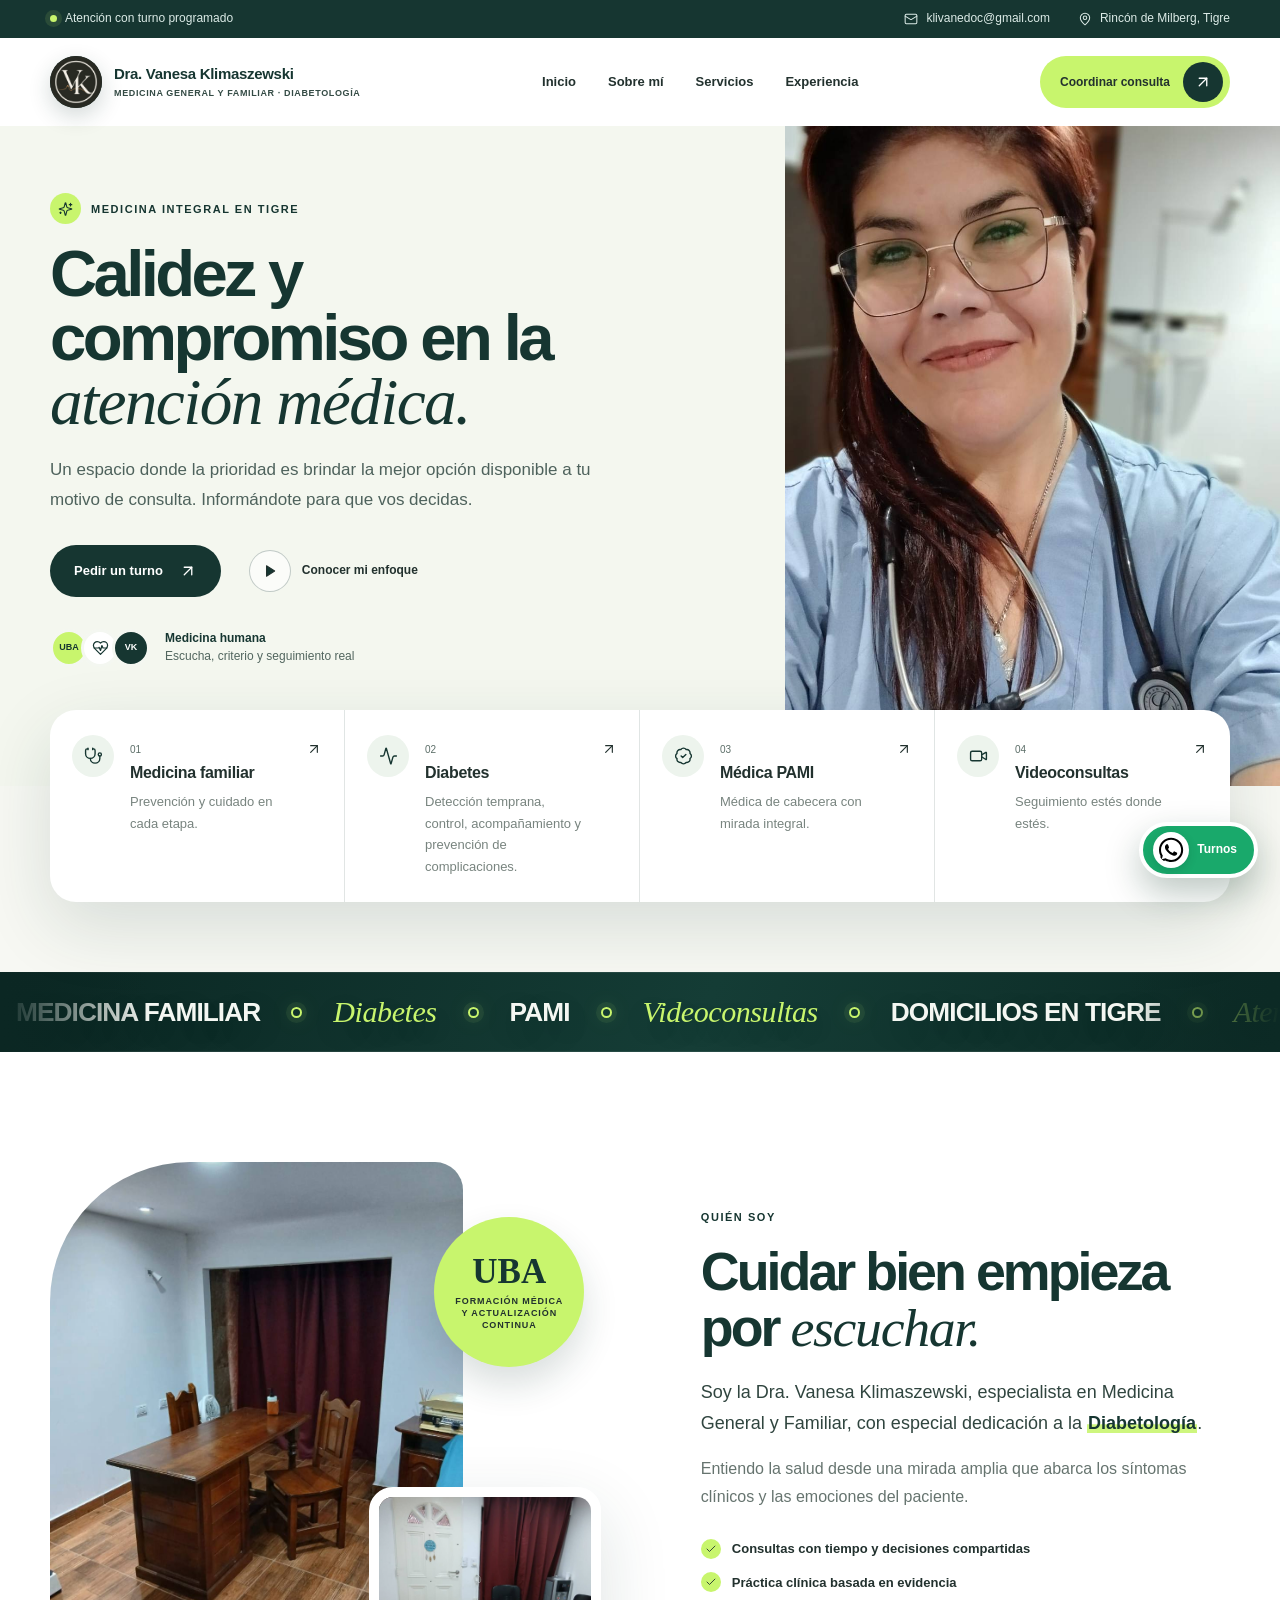
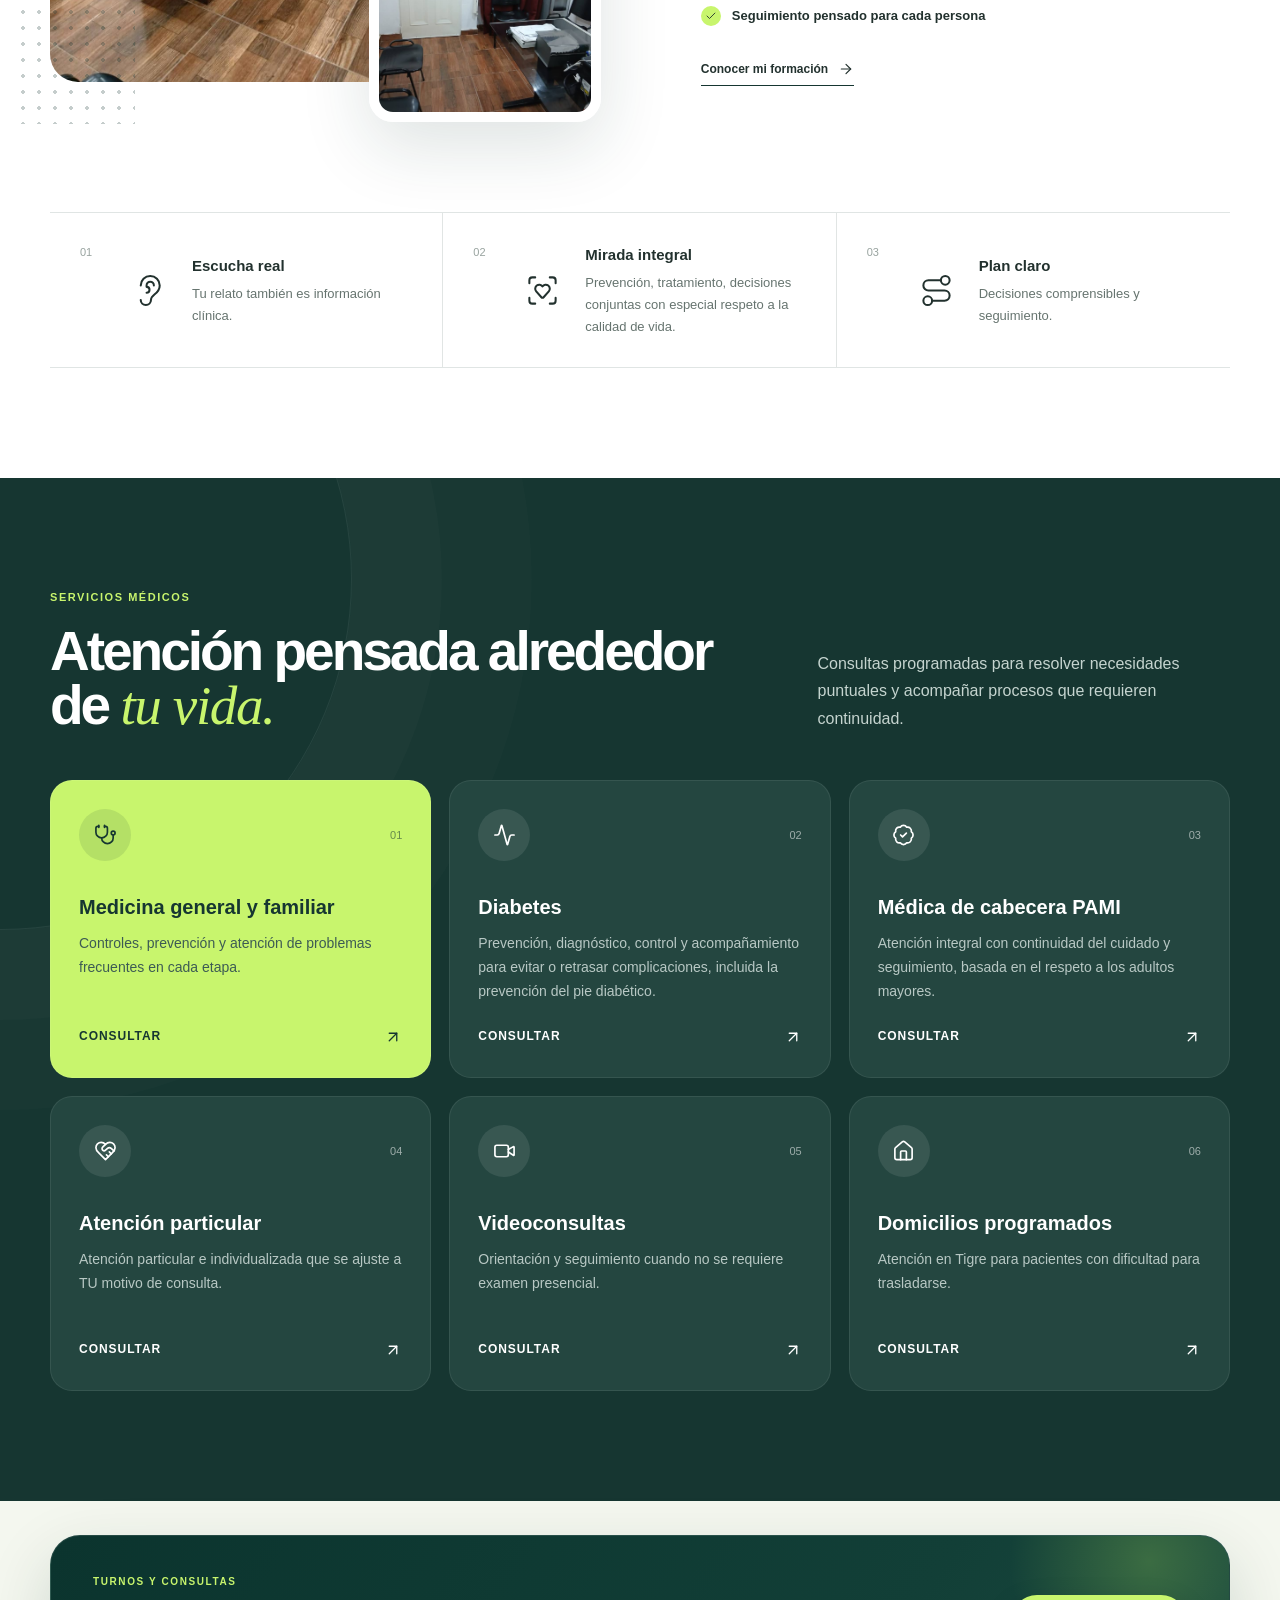
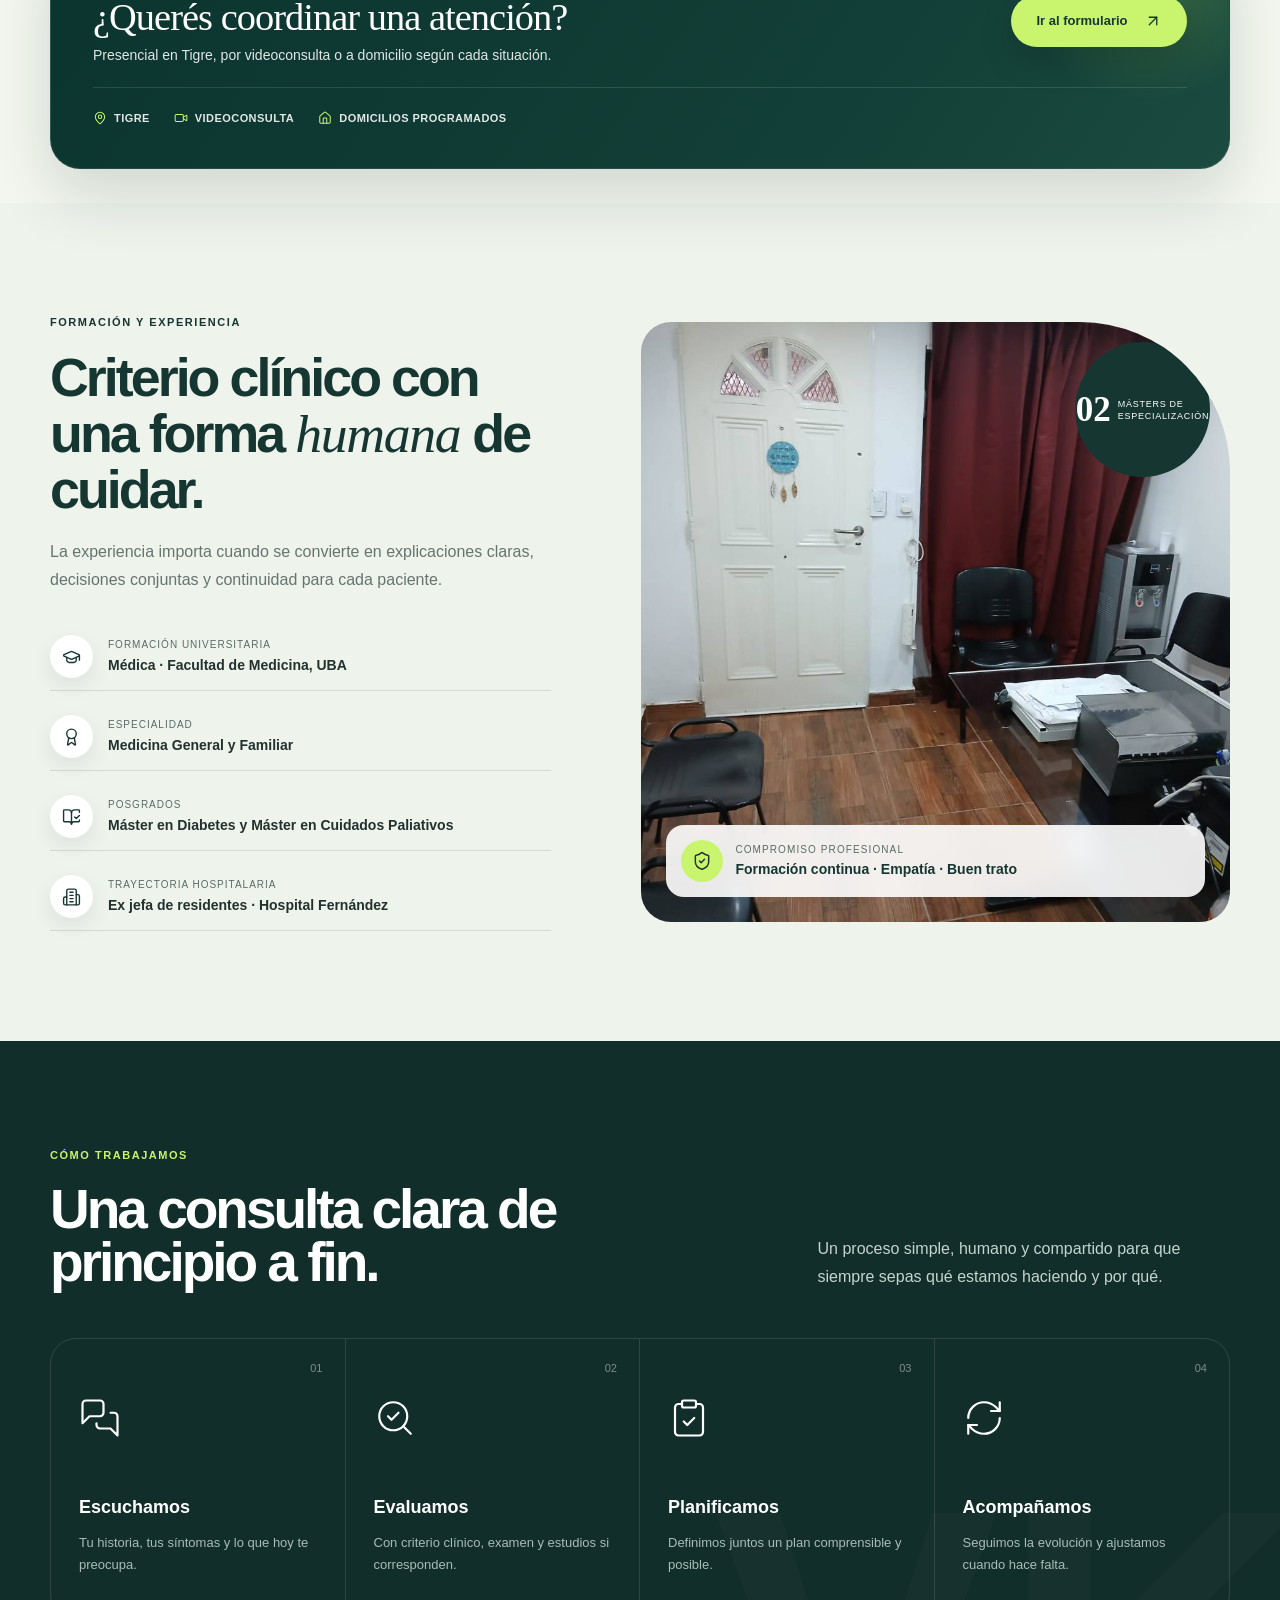
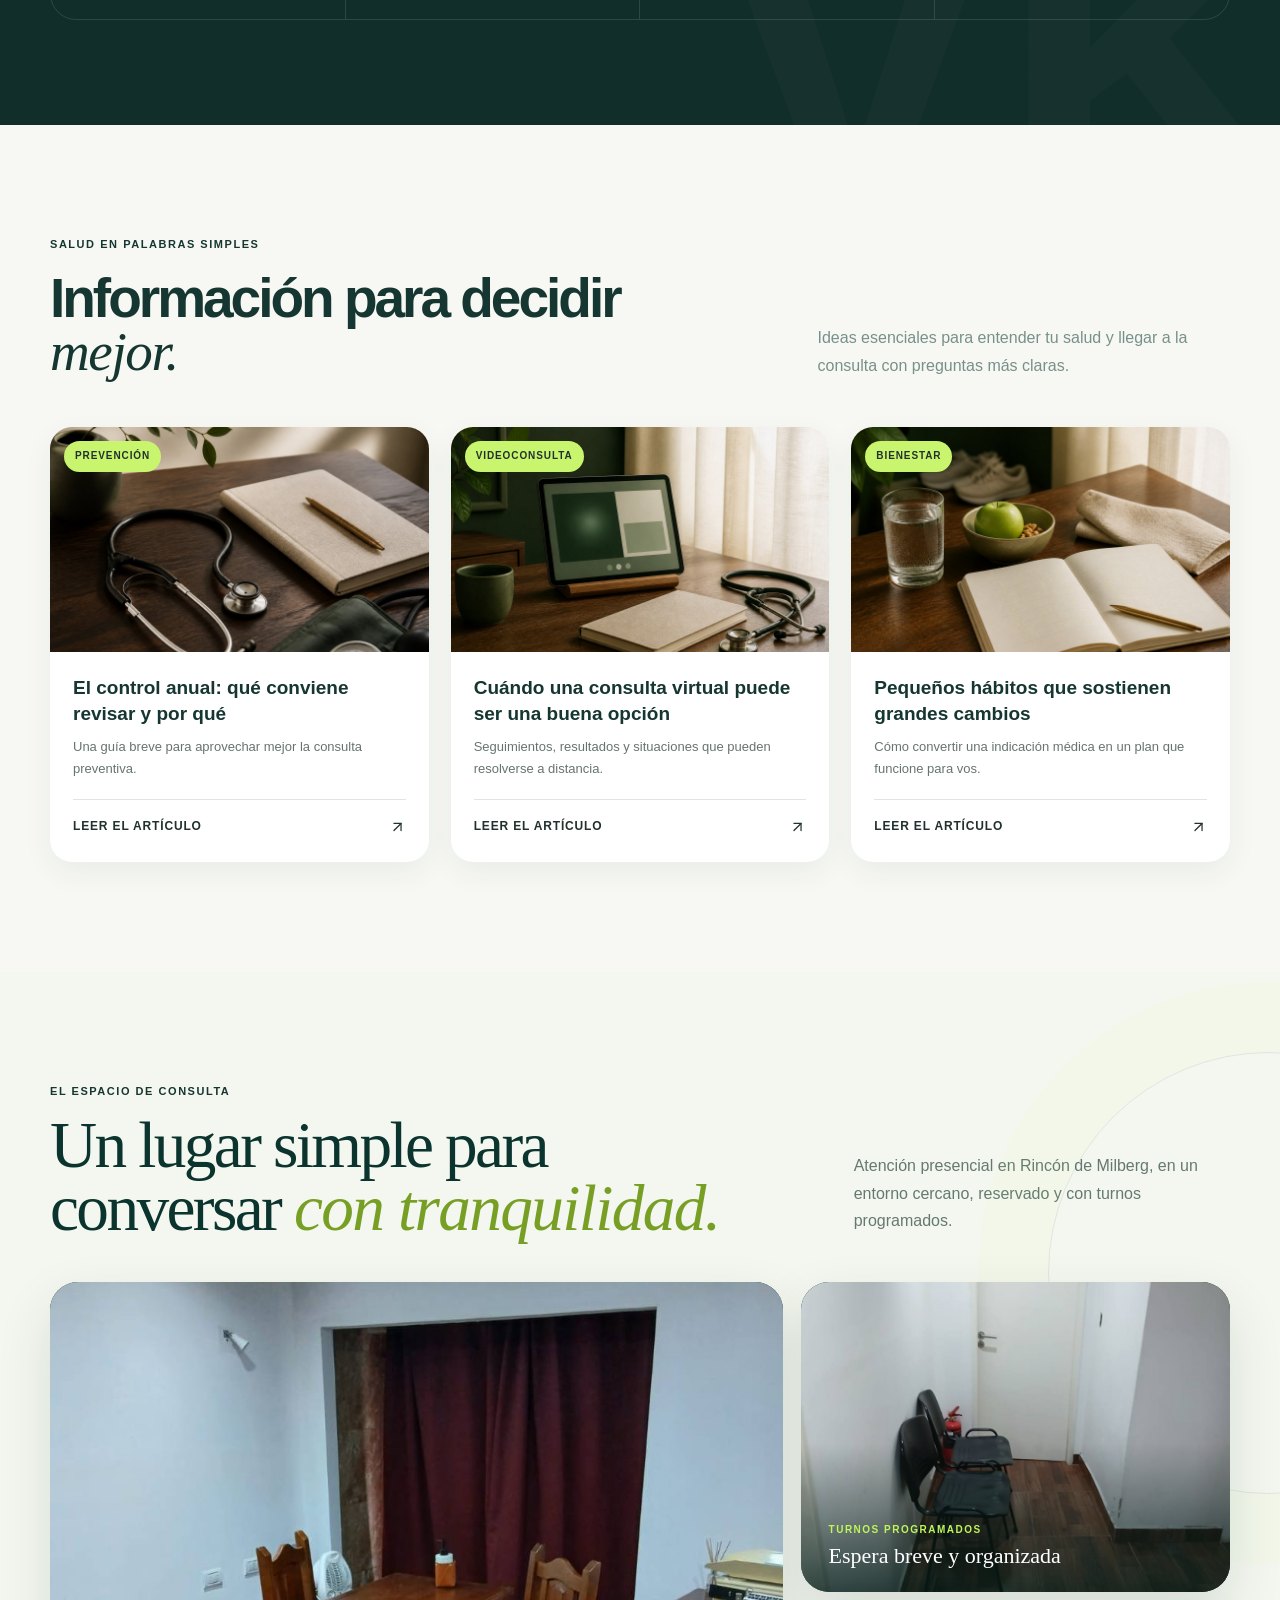
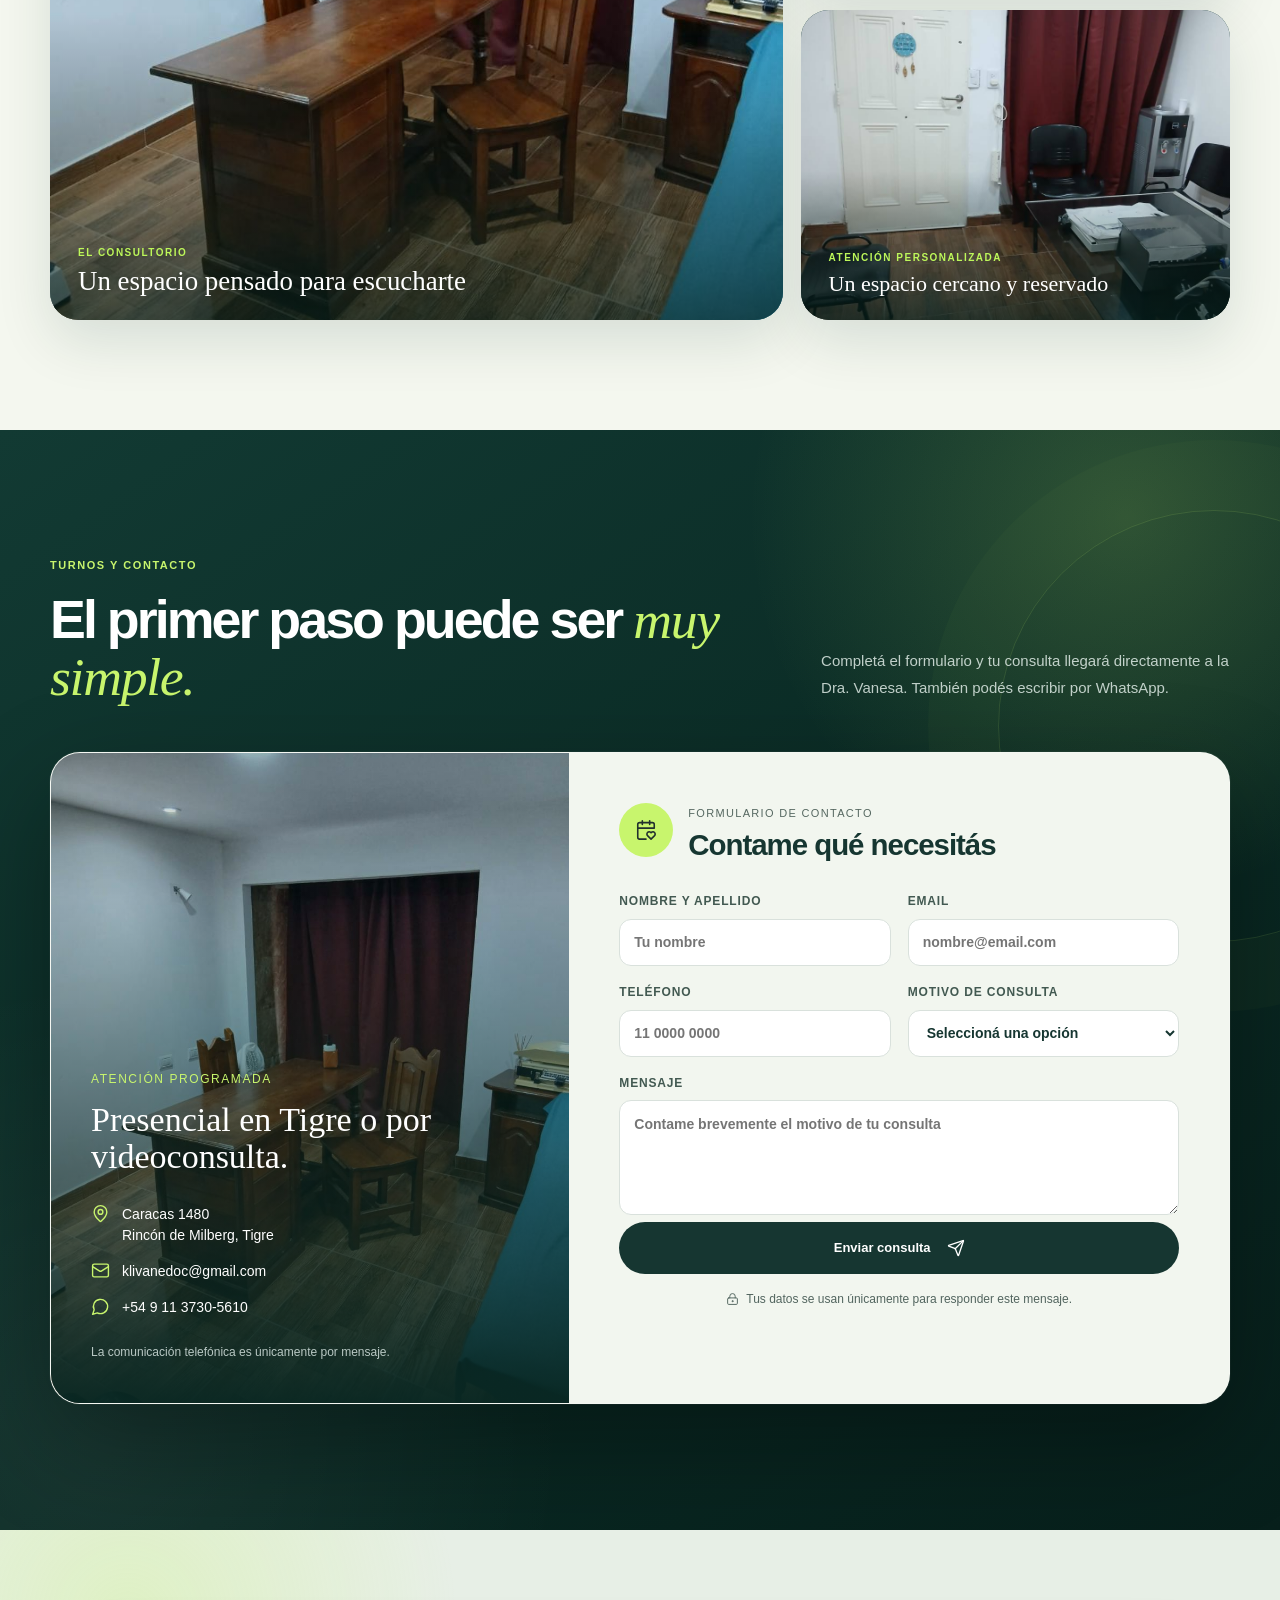
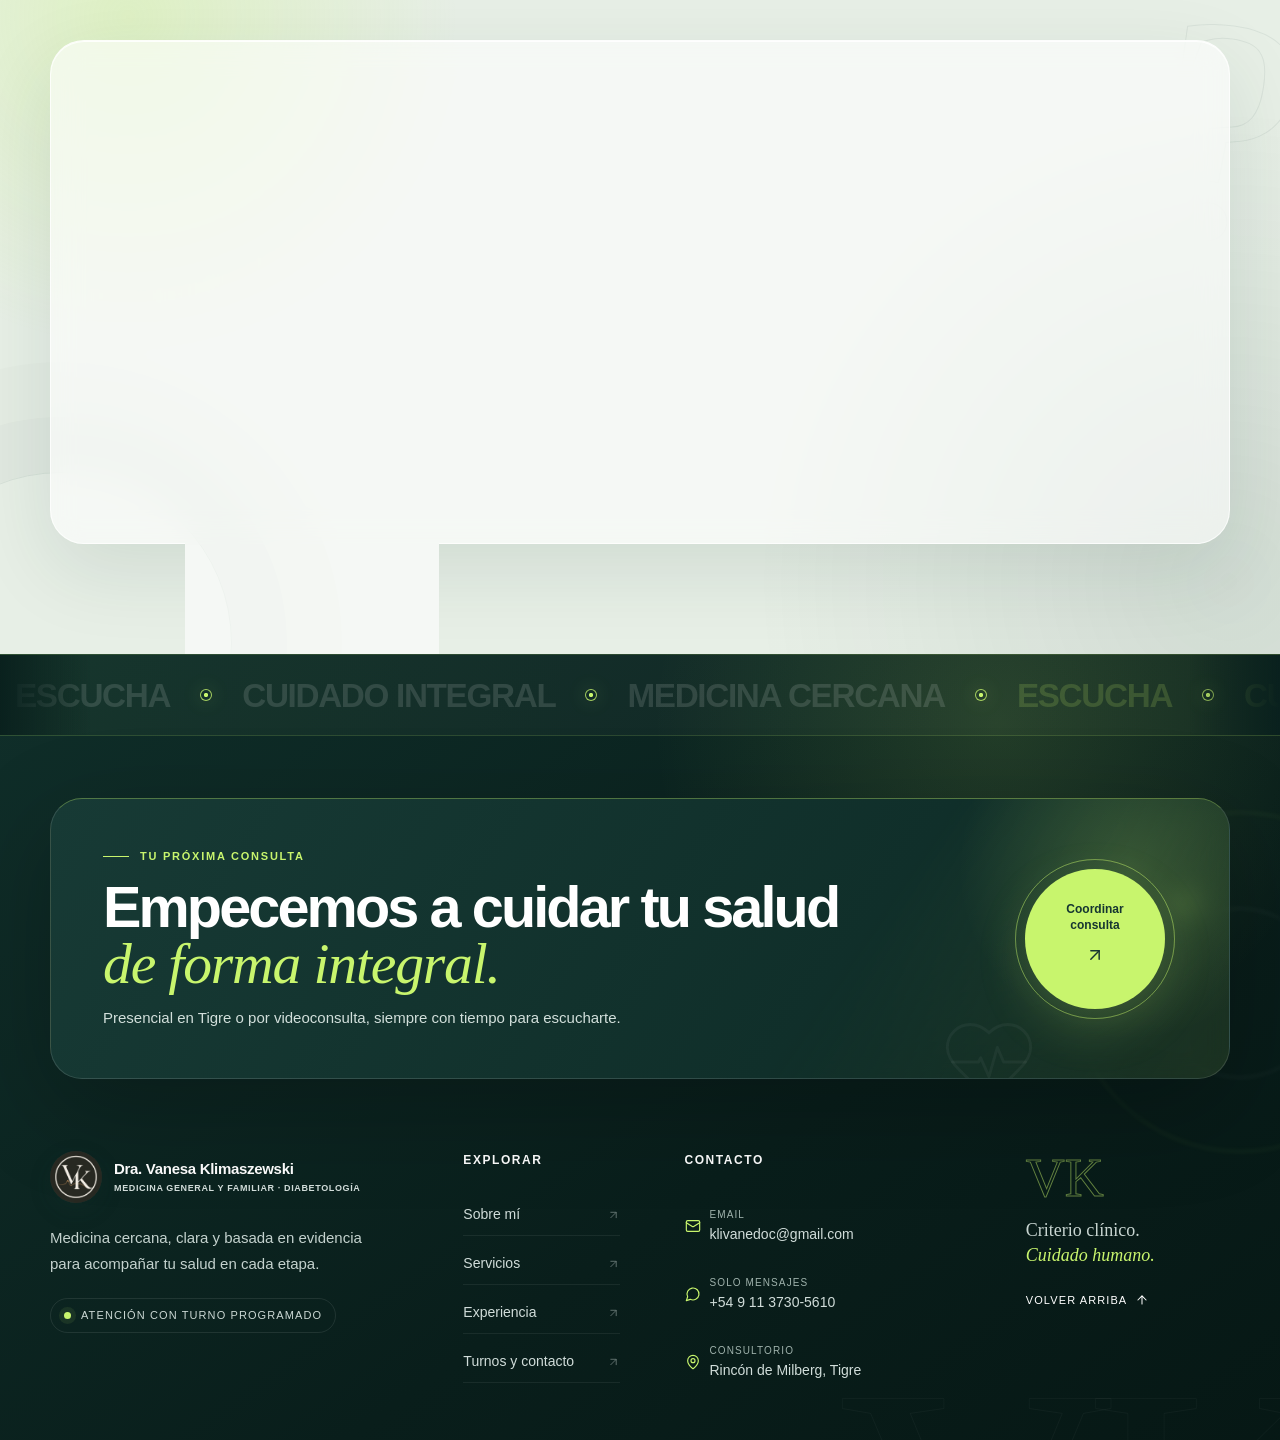
<file: index.html>
<!doctype html>
<html lang="es-AR">
<head>
<!-- Sitio diseñado y desarrollado por Estudio Ideamos: https://ideamos.com.ar/ -->
<meta charset="utf-8">
<meta name="viewport" content="width=device-width,initial-scale=1">
<title>Dra. Vanesa Klimaszewski | Medicina General, Familiar y Diabetología en Tigre</title>
<meta name="description" content="Atención médica integral en Tigre con la Dra. Vanesa Klimaszewski: medicina familiar, diabetología, PAMI, videoconsultas y domicilios programados.">
<meta name="robots" content="index,follow,max-image-preview:large,max-snippet:-1,max-video-preview:-1">
<meta name="author" content="Dra. Vanesa Klimaszewski">
<meta name="creator" content="Estudio Ideamos">
<meta name="theme-color" content="#173a35">
<meta name="referrer" content="strict-origin-when-cross-origin">
<meta http-equiv="Content-Security-Policy" content="default-src 'self'; base-uri 'none'; object-src 'none'; form-action 'self' mailto: https://formularios.doctoravanesaklima.com.ar; connect-src 'self' https://formularios.doctoravanesaklima.com.ar; img-src 'self' data:; script-src 'self' 'sha256-XxOybAOTtSAJmh4SZ7unlpG8D+zkmgVb2PF1aADOyyE='; style-src 'self' 'unsafe-inline'; upgrade-insecure-requests">
<link rel="canonical" href="https://doctoravanesaklima.com.ar/">
<link rel="alternate" type="text/plain" href="https://doctoravanesaklima.com.ar/llms.txt" title="Información del sitio para asistentes de IA">
<link rel="sitemap" type="application/xml" href="https://doctoravanesaklima.com.ar/sitemap.xml">
<meta property="og:type" content="website">
<meta property="og:locale" content="es_AR">
<meta property="og:site_name" content="Dra. Vanesa Klimaszewski">
<meta property="og:url" content="https://doctoravanesaklima.com.ar/">
<meta property="og:title" content="Dra. Vanesa Klimaszewski | Medicina integral en Tigre">
<meta property="og:description" content="Medicina general, familiar y diabetología con atención presencial en Tigre y por videoconsulta.">
<meta property="og:image" content="https://doctoravanesaklima.com.ar/assets/dra-vanesa-real-2026.jpg">
<meta property="og:image:width" content="960">
<meta property="og:image:height" content="1280">
<meta property="og:image:alt" content="Dra. Vanesa Klimaszewski">
<meta name="twitter:card" content="summary_large_image">
<meta name="twitter:title" content="Dra. Vanesa Klimaszewski | Medicina integral en Tigre">
<meta name="twitter:description" content="Medicina general, familiar y diabetología con atención presencial en Tigre y por videoconsulta.">
<meta name="twitter:image" content="https://doctoravanesaklima.com.ar/assets/dra-vanesa-real-2026.jpg">
<link rel="icon" href="assets/logo-vk-premium.png">
<link rel="preload" as="image" href="assets/dra-vanesa-real-2026.jpg" type="image/jpeg" fetchpriority="high">
<link rel="stylesheet" href="mednix.css?v=20260930-1">
<script type="application/ld+json">{"@context":"https://schema.org","@graph":[{"@type":["Physician","MedicalClinic"],"@id":"https://doctoravanesaklima.com.ar/#consultorio","name":"Dra. Vanesa Klimaszewski","url":"https://doctoravanesaklima.com.ar/","image":"https://doctoravanesaklima.com.ar/assets/dra-vanesa-real-2026.jpg","email":"mailto:klivanedoc@gmail.com","telephone":"+54 9 11 3730-5610","address":{"@type":"PostalAddress","streetAddress":"Caracas 1480","addressLocality":"Rincón de Milberg","addressRegion":"Buenos Aires","addressCountry":"AR"},"areaServed":{"@type":"City","name":"Tigre"},"medicalSpecialty":["Medicina General","Medicina Familiar","Diabetología"],"availableService":[{"@type":"Service","name":"Medicina general y familiar"},{"@type":"Service","name":"Atención y seguimiento de diabetes"},{"@type":"Service","name":"Médica de cabecera PAMI"},{"@type":"Service","name":"Videoconsultas"},{"@type":"Service","name":"Domicilios programados en Tigre"}]},{"@type":"WebSite","@id":"https://doctoravanesaklima.com.ar/#sitio","url":"https://doctoravanesaklima.com.ar/","name":"Dra. Vanesa Klimaszewski","inLanguage":"es-AR","publisher":{"@id":"https://doctoravanesaklima.com.ar/#consultorio"},"creator":{"@type":"Organization","name":"Estudio Ideamos","url":"https://ideamos.com.ar/"}}]}</script>
<script src="assets/icons.js?v=20260929-1" defer></script>
<script src="script.js?v=20260929-1" defer></script>
</head>
<body>
<a class="skip-link" href="#contenido">Ir al contenido</a>
<div class="topbar"><div class="container topbar-inner"><p><span></span> Atención con turno programado</p><div><a href="mailto:klivanedoc@gmail.com"><i data-lucide="mail"></i> klivanedoc@gmail.com</a><a href="https://maps.google.com/?q=Caracas+1480+Rincon+de+Milberg+Tigre" target="_blank" rel="noopener noreferrer"><i data-lucide="map-pin"></i> Rincón de Milberg, Tigre</a></div></div></div>
<header class="site-header"><div class="container header-inner">
<a class="brand" href="#inicio" aria-label="Dra. Vanesa Klimaszewski, inicio"><span class="brand-mark"><img src="assets/logo-vk-premium.png" alt="" width="512" height="512" decoding="async"></span><span><strong>Dra. Vanesa <b>Klimaszewski</b></strong><small>Medicina general y familiar · Diabetología</small></span></a>
<nav class="main-nav" id="mobile-navigation" aria-label="Navegación principal">
  <div class="desktop-nav-links"><a href="#inicio">Inicio</a><a href="#sobre-mi">Sobre mí</a><a href="#servicios">Servicios</a><a href="#experiencia">Experiencia</a></div>
  <div class="mobile-menu-grid" aria-hidden="true"></div>
  <div class="mobile-menu-orbit" aria-hidden="true"><i></i><i></i></div>
  <div class="mobile-menu-top"><a class="mobile-menu-brand" href="#inicio"><span class="brand-mark"><img src="assets/logo-vk-premium.png" alt="" width="512" height="512" decoding="async"></span><span><strong>Dra. Vanesa Klimaszewski</strong><small>Medicina general y familiar · Diabetología</small></span></a></div>
  <ol class="mobile-menu-list">
    <li style="--menu-index:0"><a href="#inicio"><small>01</small><span>Inicio</span><i>↗</i></a></li>
    <li style="--menu-index:1"><a href="#sobre-mi"><small>02</small><span>Sobre mí</span><i>↗</i></a></li>
    <li style="--menu-index:2"><a href="#servicios"><small>03</small><span>Servicios</span><i>↗</i></a></li>
    <li style="--menu-index:3"><a href="#experiencia"><small>04</small><span>Experiencia</span><i>↗</i></a></li>
    <li style="--menu-index:4"><a href="#contacto"><small>05</small><span>Turnos y contacto</span><i>↗</i></a></li>
  </ol>
  <a class="mobile-menu-contact" href="https://wa.me/5491137305610?text=Hola%20Dra.%20Vanesa%2C%20quisiera%20consultar%20por%20un%20turno." target="_blank" rel="noopener noreferrer"><span><small>Turnos por mensaje</small>Coordinar consulta</span><i data-lucide="arrow-up-right"></i></a>
  <div class="mobile-menu-foot" aria-hidden="true"><span>ESCUCHA Y CERCANÍA</span><i></i><span>MEDICINA INTEGRAL</span></div>
</nav>
<a class="header-cta" href="#contacto"><span>Coordinar consulta</span><i data-lucide="arrow-up-right"></i></a><button class="menu-toggle" type="button" aria-label="Abrir menú" aria-expanded="false" aria-controls="mobile-navigation"><span></span><span></span><span></span></button>
</div></header>
<main id="contenido">
<section class="hero hero-real-photo" id="inicio"><div class="hero-picture" aria-hidden="true"><img src="assets/dra-vanesa-real-2026.jpg" alt="" width="960" height="1280" decoding="async" fetchpriority="high"></div><div class="hero-orb orb-one"></div><div class="hero-orb orb-two"></div><div class="container hero-inner">
<div class="hero-copy" data-reveal><div class="kicker"><span><i data-lucide="sparkles"></i></span> Medicina integral en Tigre</div><h1>Calidez y compromiso en la <em>atención médica.</em></h1><p>Un espacio donde la prioridad es brindar la mejor opción disponible a tu motivo de consulta. Informándote para que vos decidas.</p><div class="hero-actions"><a class="button button-dark" href="#contacto">Pedir un turno <i data-lucide="arrow-up-right"></i></a><a class="button-link" href="#sobre-mi"><span><i data-lucide="play"></i></span> Conocer mi enfoque</a></div><div class="trust-row"><div class="mini-portraits" aria-hidden="true"><span>UBA</span><span><i data-lucide="heart-pulse"></i></span><span>VK</span></div><p><strong>Medicina humana</strong><br>Escucha, criterio y seguimiento real</p></div></div>
<div class="hero-float hero-float-top" data-float><span><i data-lucide="calendar-check"></i></span><p><small>Modalidad</small><strong>Presencial y online</strong></p></div><div class="hero-float hero-float-bottom" data-float><strong>2</strong><p>másters de<br>especialización</p></div><div class="seal"><i data-lucide="heart-handshake"></i><span>CUIDADO<br>INTEGRAL</span></div>
</div></section>
<section class="quick-services" aria-label="Servicios destacados"><div class="container quick-grid">
<a href="#servicios" data-reveal><span class="quick-icon"><i data-lucide="stethoscope"></i></span><div><small>01</small><h2>Medicina familiar</h2><p>Prevención y cuidado en cada etapa.</p></div><i data-lucide="arrow-up-right"></i></a>
<a href="#servicios" data-reveal><span class="quick-icon"><i data-lucide="activity"></i></span><div><small>02</small><h2>Diabetes</h2><p>Detección temprana, control, acompañamiento y prevención de complicaciones.</p></div><i data-lucide="arrow-up-right"></i></a>
<a href="#servicios" data-reveal><span class="quick-icon"><i data-lucide="badge-check"></i></span><div><small>03</small><h2>Médica PAMI</h2><p>Médica de cabecera con mirada integral.</p></div><i data-lucide="arrow-up-right"></i></a>
<a href="#contacto" data-reveal><span class="quick-icon"><i data-lucide="video"></i></span><div><small>04</small><h2>Videoconsultas</h2><p>Seguimiento estés donde estés.</p></div><i data-lucide="arrow-up-right"></i></a>
</div></section>
<section class="marquee marquee-premium" aria-label="Áreas de atención"><div class="marquee-track"><div class="marquee-group"><span>Medicina familiar</span><i></i><span>Diabetes</span><i></i><span>PAMI</span><i></i><span>Videoconsultas</span><i></i><span>Domicilios en Tigre</span><i></i><span>Atención particular</span><i></i></div><div class="marquee-group" aria-hidden="true"><span>Medicina familiar</span><i></i><span>Diabetes</span><i></i><span>PAMI</span><i></i><span>Videoconsultas</span><i></i><span>Domicilios en Tigre</span><i></i><span>Atención particular</span><i></i></div></div></section>
<section class="section about" id="sobre-mi"><div class="container about-grid">
<div class="about-visual" data-reveal><div class="about-main"><img src="assets/consultorio-real-escritorio.jpg" alt="Consultorio de la Dra. Vanesa Klimaszewski" width="960" height="1280" loading="lazy" decoding="async"></div><div class="about-detail"><img src="assets/consultorio-real-espera.jpg" alt="Sector real de espera del consultorio" width="960" height="1280" loading="lazy" decoding="async"></div><div class="experience-badge"><strong>UBA</strong><span>Formación médica<br>y actualización continua</span></div><div class="dot-pattern"></div></div>
<div class="section-copy" data-reveal><div class="section-label">Quién soy</div><h2>Cuidar bien empieza por <em>escuchar.</em></h2><p class="lead">Soy la Dra. Vanesa Klimaszewski, especialista en Medicina General y Familiar, con especial dedicación a la <strong class="diabetology-highlight">Diabetología</strong>.</p><p>Entiendo la salud desde una mirada amplia que abarca los síntomas clínicos y las emociones del paciente.</p><ul class="check-list"><li><i data-lucide="check"></i> Consultas con tiempo y decisiones compartidas</li><li><i data-lucide="check"></i> Práctica clínica basada en evidencia</li><li><i data-lucide="check"></i> Seguimiento pensado para cada persona</li></ul><a class="text-link" href="#experiencia">Conocer mi formación <i data-lucide="arrow-right"></i></a></div>
</div><div class="container principles" data-reveal><article><span>01</span><i data-lucide="ear"></i><div><h3>Escucha real</h3><p>Tu relato también es información clínica.</p></div></article><article><span>02</span><i data-lucide="scan-heart"></i><div><h3>Mirada integral</h3><p>Prevención, tratamiento, decisiones conjuntas con especial respeto a la calidad de vida.</p></div></article><article><span>03</span><i data-lucide="route"></i><div><h3>Plan claro</h3><p>Decisiones comprensibles y seguimiento.</p></div></article></div></section>
<section class="section services" id="servicios"><div class="container"><div class="section-heading" data-reveal><div><div class="section-label light">Servicios médicos</div><h2>Atención pensada alrededor de <em>tu vida.</em></h2></div><p>Consultas programadas para resolver necesidades puntuales y acompañar procesos que requieren continuidad.</p></div><div class="service-grid">
<article class="service-card featured" data-reveal><div class="card-top"><span><i data-lucide="stethoscope"></i></span><small>01</small></div><h3>Medicina general y familiar</h3><p>Controles, prevención y atención de problemas frecuentes en cada etapa.</p><a href="#contacto">Consultar <i data-lucide="arrow-up-right"></i></a></article>
<article class="service-card" data-reveal><div class="card-top"><span><i data-lucide="activity"></i></span><small>02</small></div><h3>Diabetes</h3><p>Prevención, diagnóstico, control y acompañamiento para evitar o retrasar complicaciones, incluida la prevención del pie diabético.</p><a href="#contacto">Consultar <i data-lucide="arrow-up-right"></i></a></article>
<article class="service-card" data-reveal><div class="card-top"><span><i data-lucide="badge-check"></i></span><small>03</small></div><h3>Médica de cabecera PAMI</h3><p>Atención integral con continuidad del cuidado y seguimiento, basada en el respeto a los adultos mayores.</p><a href="#contacto">Consultar <i data-lucide="arrow-up-right"></i></a></article>
<article class="service-card" data-reveal><div class="card-top"><span><i data-lucide="heart-handshake"></i></span><small>04</small></div><h3>Atención particular</h3><p>Atención particular e individualizada que se ajuste a TU motivo de consulta.</p><a href="#contacto">Consultar <i data-lucide="arrow-up-right"></i></a></article>
<article class="service-card" data-reveal><div class="card-top"><span><i data-lucide="video"></i></span><small>05</small></div><h3>Videoconsultas</h3><p>Orientación y seguimiento cuando no se requiere examen presencial.</p><a href="#contacto">Consultar <i data-lucide="arrow-up-right"></i></a></article>
<article class="service-card" data-reveal><div class="card-top"><span><i data-lucide="house"></i></span><small>06</small></div><h3>Domicilios programados</h3><p>Atención en Tigre para pacientes con dificultad para trasladarse.</p><a href="#contacto">Consultar <i data-lucide="arrow-up-right"></i></a></article>
</div></div></section>
<section class="contact-bridge" aria-label="Acceso rápido a turnos"><div class="container contact-bridge-inner" data-reveal><div class="contact-bridge-copy"><span>Turnos y consultas</span><h2>¿Querés coordinar una atención?</h2><p>Presencial en Tigre, por videoconsulta o a domicilio según cada situación.</p></div><a class="button contact-bridge-button" href="#contacto">Ir al formulario <i data-lucide="arrow-up-right"></i></a><div class="contact-bridge-details"><span><i data-lucide="map-pin"></i>Tigre</span><span><i data-lucide="video"></i>Videoconsulta</span><span><i data-lucide="house"></i>Domicilios programados</span></div></div></section>
<section class="section experience" id="experiencia"><div class="container experience-grid">
<div class="experience-copy" data-reveal><div class="section-label">Formación y experiencia</div><h2>Criterio clínico con una forma <em>humana</em> de cuidar.</h2><p>La experiencia importa cuando se convierte en explicaciones claras, decisiones conjuntas y continuidad para cada paciente.</p><div class="credentials"><div><span><i data-lucide="graduation-cap"></i></span><p><small>Formación universitaria</small><strong>Médica · Facultad de Medicina, UBA</strong></p></div><div><span><i data-lucide="award"></i></span><p><small>Especialidad</small><strong>Medicina General y Familiar</strong></p></div><div><span><i data-lucide="book-open-check"></i></span><p><small>Posgrados</small><strong>Máster en Diabetes y Máster en Cuidados Paliativos</strong></p></div><div><span><i data-lucide="building-2"></i></span><p><small>Trayectoria hospitalaria</small><strong>Ex jefa de residentes · Hospital Fernández</strong></p></div></div></div>
<div class="experience-visual" data-reveal><img src="assets/consultorio-real-espera.jpg" alt="Espacio de atención del consultorio" width="960" height="1280" loading="lazy" decoding="async"><div class="experience-caption"><span><i data-lucide="shield-check"></i></span><p><small>Compromiso profesional</small><strong>Formación continua · Empatía · Buen trato</strong></p></div><div class="experience-number"><strong>02</strong><span>másters de<br>especialización</span></div></div>
</div></section>
<section class="process-section"><div class="container"><div class="section-heading dark" data-reveal><div><div class="section-label light">Cómo trabajamos</div><h2>Una consulta clara de principio a fin.</h2></div><p>Un proceso simple, humano y compartido para que siempre sepas qué estamos haciendo y por qué.</p></div><div class="process-grid"><article data-reveal><span>01</span><i data-lucide="messages-square"></i><h3>Escuchamos</h3><p>Tu historia, tus síntomas y lo que hoy te preocupa.</p></article><article data-reveal><span>02</span><i data-lucide="search-check"></i><h3>Evaluamos</h3><p>Con criterio clínico, examen y estudios si corresponden.</p></article><article data-reveal><span>03</span><i data-lucide="clipboard-check"></i><h3>Planificamos</h3><p>Definimos juntos un plan comprensible y posible.</p></article><article data-reveal><span>04</span><i data-lucide="refresh-cw"></i><h3>Acompañamos</h3><p>Seguimos la evolución y ajustamos cuando hace falta.</p></article></div></div></section>
<section class="section insights" id="articulos"><div class="container"><div class="section-heading" data-reveal><div><div class="section-label">Salud en palabras simples</div><h2>Información para decidir <em>mejor.</em></h2></div><p>Ideas esenciales para entender tu salud y llegar a la consulta con preguntas más claras.</p></div><div class="insight-grid"><article data-reveal><div class="insight-image"><img src="assets/articulo-control-anual-2026.jpg" alt="Composición editorial sobre el control preventivo" width="1536" height="1024" loading="lazy" decoding="async"><span>Prevención</span></div><div><h3>El control anual: qué conviene revisar y por qué</h3><p>Una guía breve para aprovechar mejor la consulta preventiva.</p><a href="articulos/control-anual.html">Leer el artículo <i data-lucide="arrow-up-right"></i></a></div></article><article data-reveal><div class="insight-image"><img src="assets/articulo-videoconsulta-2026.jpg" alt="Composición editorial sobre videoconsulta" width="1536" height="1024" loading="lazy" decoding="async"><span>Videoconsulta</span></div><div><h3>Cuándo una consulta virtual puede ser una buena opción</h3><p>Seguimientos, resultados y situaciones que pueden resolverse a distancia.</p><a href="articulos/consulta-virtual.html">Leer el artículo <i data-lucide="arrow-up-right"></i></a></div></article><article data-reveal><div class="insight-image"><img src="assets/articulo-habitos-saludables-2026.jpg" alt="Composición editorial sobre hábitos saludables" width="1536" height="1024" loading="lazy" decoding="async"><span>Bienestar</span></div><div><h3>Pequeños hábitos que sostienen grandes cambios</h3><p>Cómo convertir una indicación médica en un plan que funcione para vos.</p><a href="articulos/habitos-saludables.html">Leer el artículo <i data-lucide="arrow-up-right"></i></a></div></article></div></div></section>
<section class="section clinic-gallery" id="consultorio"><div class="container"><div class="clinic-gallery-head" data-reveal><div><div class="section-label">El espacio de consulta</div><h2>Un lugar simple para conversar <em>con tranquilidad.</em></h2></div><p>Atención presencial en Rincón de Milberg, en un entorno cercano, reservado y con turnos programados.</p></div><div class="clinic-gallery-grid"><figure class="clinic-gallery-main" data-reveal><img src="assets/consultorio-real-escritorio.jpg" alt="Consultorio de la Dra. Vanesa con su escritorio y mobiliario real" width="960" height="1280" loading="lazy" decoding="async"><figcaption><span>El consultorio</span><strong>Un espacio pensado para escucharte</strong></figcaption></figure><figure data-reveal><img src="assets/consultorio-real-pasillo.jpg" alt="Pasillo real del consultorio" width="960" height="1280" loading="lazy" decoding="async"><figcaption><span>Turnos programados</span><strong>Espera breve y organizada</strong></figcaption></figure><figure data-reveal><img src="assets/consultorio-real-espera.jpg" alt="Espacio de consulta cálido y reservado" width="960" height="1280" loading="lazy" decoding="async"><figcaption><span>Atención personalizada</span><strong>Un espacio cercano y reservado</strong></figcaption></figure></div></div></section>
<section class="section appointment" id="contacto"><div class="container appointment-heading" data-reveal><div><div class="section-label">Turnos y contacto</div><h2>El primer paso puede ser <em>muy simple.</em></h2></div><p class="appointment-intro">Completá el formulario y tu consulta llegará directamente a la Dra. Vanesa. También podés escribir por WhatsApp.</p></div><div class="container appointment-grid">
<aside class="contact-aside" data-reveal><img src="assets/consultorio-real-escritorio.jpg" alt="Consultorio real de la Dra. Vanesa Klimaszewski" width="960" height="1280" loading="lazy" decoding="async"><div class="aside-overlay"></div><div class="aside-content"><p>Atención programada</p><h3>Presencial en Tigre o por videoconsulta.</h3><ul><li><i data-lucide="map-pin"></i><span>Caracas 1480<br>Rincón de Milberg, Tigre</span></li><li><i data-lucide="mail"></i><a href="mailto:klivanedoc@gmail.com">klivanedoc@gmail.com</a></li><li><i data-lucide="message-circle"></i><a href="https://wa.me/5491137305610?text=Hola%20Dra.%20Vanesa%2C%20quisiera%20consultar%20por%20un%20turno." target="_blank" rel="noopener noreferrer">+54 9 11 3730-5610</a></li></ul><small>La comunicación telefónica es únicamente por mensaje.</small></div></aside>
<div class="form-panel" data-reveal><div class="form-title"><span><i data-lucide="calendar-heart"></i></span><div><small>Formulario de contacto</small><h3>Contame qué necesitás</h3></div></div><form id="contact-form" action="https://formularios.doctoravanesaklima.com.ar/contacto.php" method="post" enctype="application/x-www-form-urlencoded" data-endpoint="https://formularios.doctoravanesaklima.com.ar/contacto.php"><div class="honeypot" aria-hidden="true"><label>No completar este campo<input type="text" name="website" tabindex="-1" autocomplete="off"></label></div><input type="hidden" name="form_started_at" value=""><div class="form-grid"><label>Nombre y apellido<input type="text" name="Nombre" autocomplete="name" placeholder="Tu nombre" minlength="3" maxlength="90" required></label><label>Email<input type="email" name="email" autocomplete="email" placeholder="nombre@email.com" maxlength="190" required></label><label>Teléfono<input type="tel" name="Teléfono" autocomplete="tel" placeholder="11 0000 0000" minlength="6" maxlength="30" inputmode="tel" required></label><label>Motivo de consulta<select name="Motivo" required><option value="" selected disabled>Seleccioná una opción</option><option>Medicina familiar</option><option>Diabetes</option><option>PAMI</option><option>Videoconsulta</option><option>Domicilio en Tigre</option><option>Recetas particulares</option><option>Otra consulta</option></select></label><label class="full">Mensaje<textarea name="Mensaje" rows="4" placeholder="Contame brevemente el motivo de tu consulta" minlength="10" maxlength="2500" required></textarea></label></div><button class="button button-dark submit-button" type="submit">Enviar consulta <i data-lucide="send"></i></button><p class="form-status" id="form-status" role="status" aria-live="polite"></p><p class="form-note"><i data-lucide="lock-keyhole"></i> Tus datos se usan únicamente para responder este mensaje.</p></form></div>
</div></section>
<section class="section faq" id="preguntas"><div class="container faq-grid"><div class="faq-intro" data-reveal><div class="section-label">Preguntas frecuentes</div><h2>Antes de tu <em>consulta.</em></h2><p>La información práctica que necesitás para coordinar tu atención con tranquilidad.</p><a class="button button-outline" href="https://wa.me/5491137305610?text=Hola%20Dra.%20Vanesa%2C%20quisiera%20hacer%20una%20consulta." target="_blank" rel="noopener noreferrer">Preguntar por WhatsApp <i data-lucide="arrow-up-right"></i></a></div><div class="faq-list" data-reveal><details open><summary>¿Cómo solicito un turno?<span><i data-lucide="plus"></i></span></summary><p>Podés completar el formulario o escribir por WhatsApp al +54 9 11 3730-5610. La comunicación es únicamente por mensaje.</p></details><details><summary>¿Las consultas pueden ser virtuales?<span><i data-lucide="plus"></i></span></summary><p>Sí. Si el motivo no requiere examen físico, se puede coordinar una videoconsulta.</p></details><details><summary>¿Realizás atención a domicilio?<span><i data-lucide="plus"></i></span></summary><p>Sí, se coordinan domicilios programados en Tigre para personas con dificultad para trasladarse.</p></details><details><summary>¿Dónde es la atención presencial?<span><i data-lucide="plus"></i></span></summary><p>En Caracas 1480, Rincón de Milberg, Tigre, siempre con turno programado.</p></details></div></div></section>
</main>
<footer class="premium-footer" id="pie">
  <div class="footer-ambient" aria-hidden="true"><span></span><span></span><span></span></div>
  <div class="footer-marquee" aria-hidden="true"><div class="footer-marquee-track"><div>Escucha <i></i> Cuidado integral <i></i> Medicina cercana <i></i></div><div>Escucha <i></i> Cuidado integral <i></i> Medicina cercana <i></i></div></div></div>
  <div class="container footer-action" data-reveal>
    <div class="footer-action-copy"><div class="footer-kicker"><span></span> Tu próxima consulta</div><h2>Empecemos a cuidar tu salud <em>de forma integral.</em></h2><p>Presencial en Tigre o por videoconsulta, siempre con tiempo para escucharte.</p></div>
    <a class="footer-action-button" href="#contacto" aria-label="Coordinar una consulta"><span>Coordinar<br>consulta</span><i data-lucide="arrow-up-right"></i><b></b></a>
    <div class="footer-action-mark" aria-hidden="true"><i data-lucide="heart-pulse"></i></div>
  </div>
  <div class="container footer-main">
    <div class="footer-brand premium-brand" data-reveal><a class="brand" href="#inicio"><span class="brand-mark"><img src="assets/logo-vk-premium.png" alt="" width="512" height="512" decoding="async"></span><span><strong>Dra. Vanesa <b>Klimaszewski</b></strong><small>Medicina general y familiar · Diabetología</small></span></a><p>Medicina cercana, clara y basada en evidencia para acompañar tu salud en cada etapa.</p><div class="footer-status"><i></i><span>Atención con turno programado</span></div></div>
    <nav class="footer-column" aria-label="Navegación del pie" data-reveal><h3>Explorar</h3><a href="#sobre-mi"><span>Sobre mí</span><i data-lucide="arrow-up-right"></i></a><a href="#servicios"><span>Servicios</span><i data-lucide="arrow-up-right"></i></a><a href="#experiencia"><span>Experiencia</span><i data-lucide="arrow-up-right"></i></a><a href="#contacto"><span>Turnos y contacto</span><i data-lucide="arrow-up-right"></i></a></nav>
    <div class="footer-column footer-contact" data-reveal><h3>Contacto</h3><a href="mailto:klivanedoc@gmail.com"><i data-lucide="mail"></i><span><small>Email</small>klivanedoc@gmail.com</span></a><a href="https://wa.me/5491137305610" target="_blank" rel="noopener noreferrer"><i data-lucide="message-circle"></i><span><small>Solo mensajes</small>+54 9 11 3730-5610</span></a><a href="https://maps.google.com/?q=Caracas+1480+Rincon+de+Milberg+Tigre" target="_blank" rel="noopener noreferrer"><i data-lucide="map-pin"></i><span><small>Consultorio</small>Rincón de Milberg, Tigre</span></a></div>
    <div class="footer-signature" data-reveal><span class="signature-monogram">VK</span><p>Criterio clínico.<br><em>Cuidado humano.</em></p><a href="#inicio">Volver arriba <i data-lucide="arrow-up"></i></a></div>
  </div>
  <div class="container footer-bottom"><p>© <span id="year"></span> Dra. Vanesa Klimaszewski</p><a class="ideamos-credit" href="https://ideamos.com.ar/" target="_blank" rel="noopener noreferrer" aria-label="Sitio diseñado y desarrollado por Estudio Ideamos"><span class="ideamos-credit-copy">Desarrollado con cuidado por</span><img src="assets/ideamos-logo-light.webp" width="870" height="213" alt="Estudio Ideamos" loading="lazy" decoding="async"></a></div>
</footer>
<a class="whatsapp-float" href="https://wa.me/5491137305610?text=Hola%20Dra.%20Vanesa%2C%20quisiera%20consultar%20por%20un%20turno." target="_blank" rel="noopener noreferrer" aria-label="Pedir turno por WhatsApp"><img src="assets/whatsapp.svg" alt=""><span>Turnos</span></a>
</body></html>
</file>
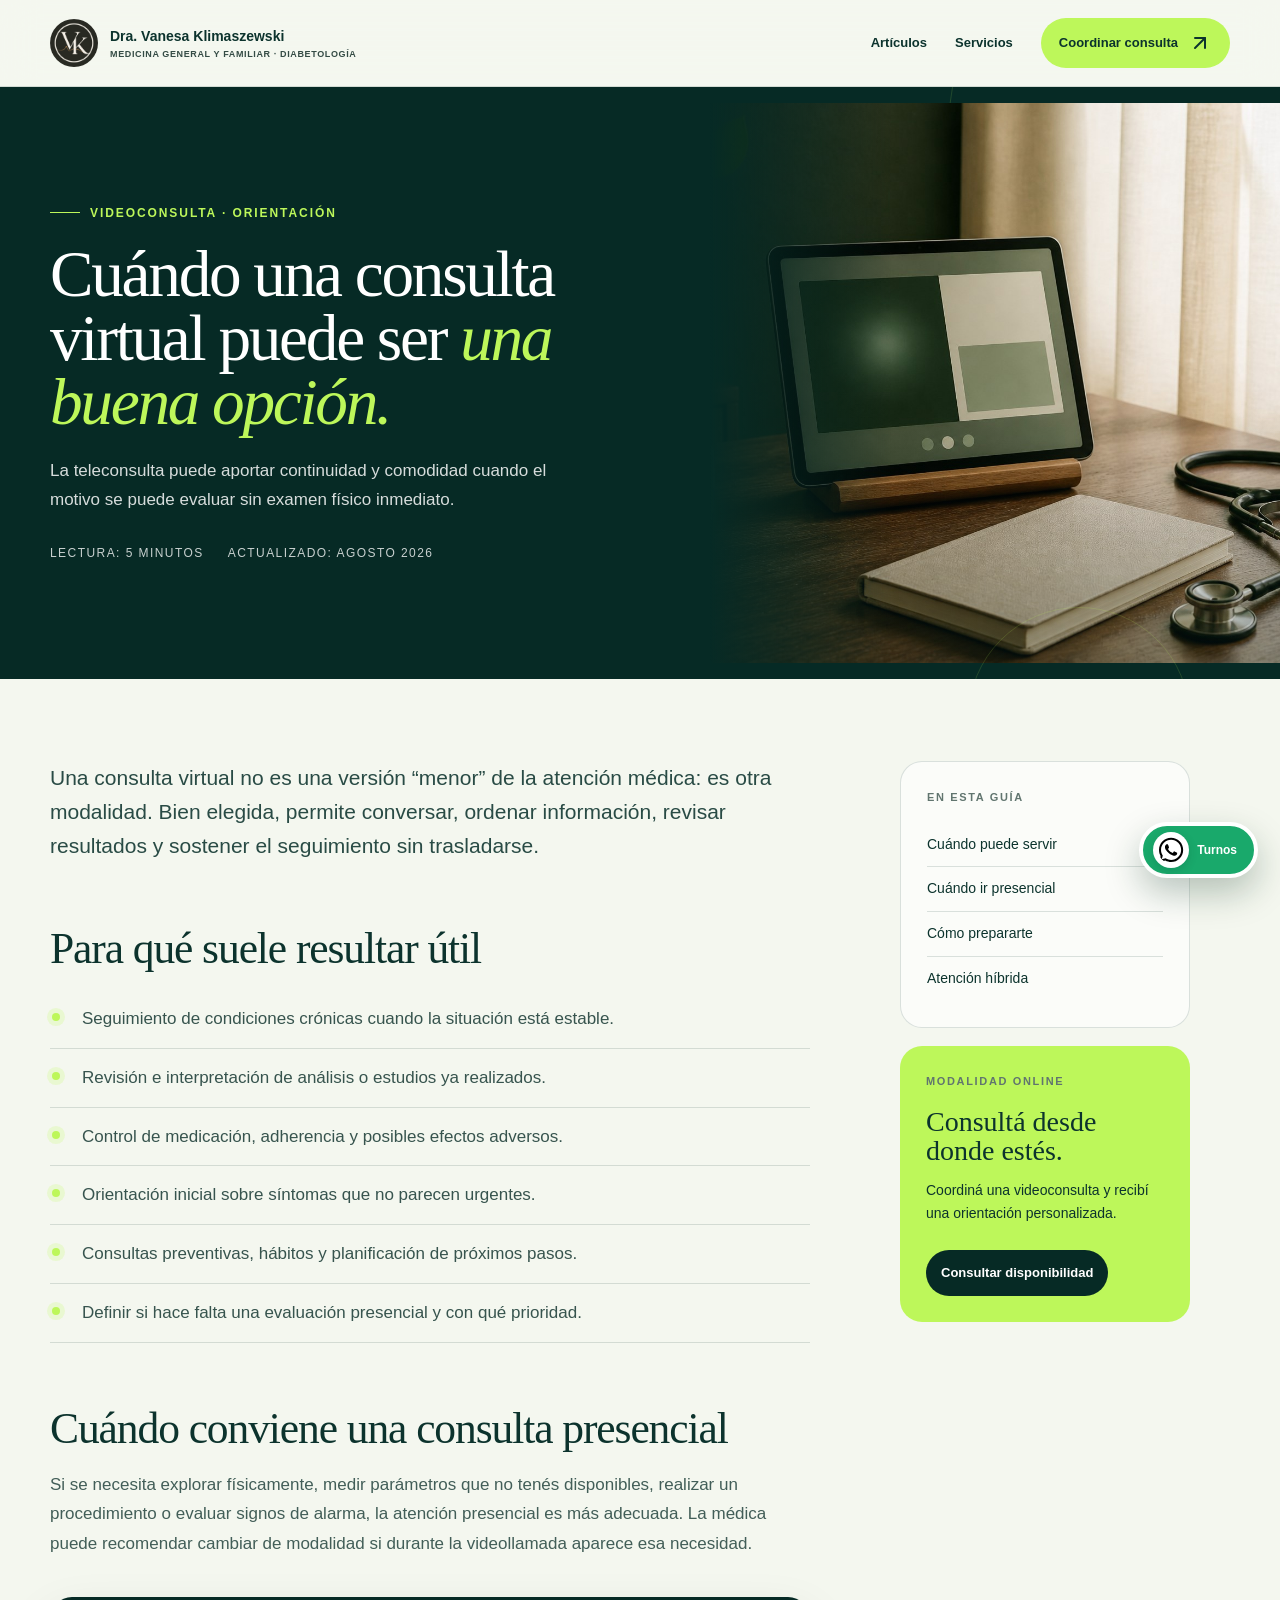
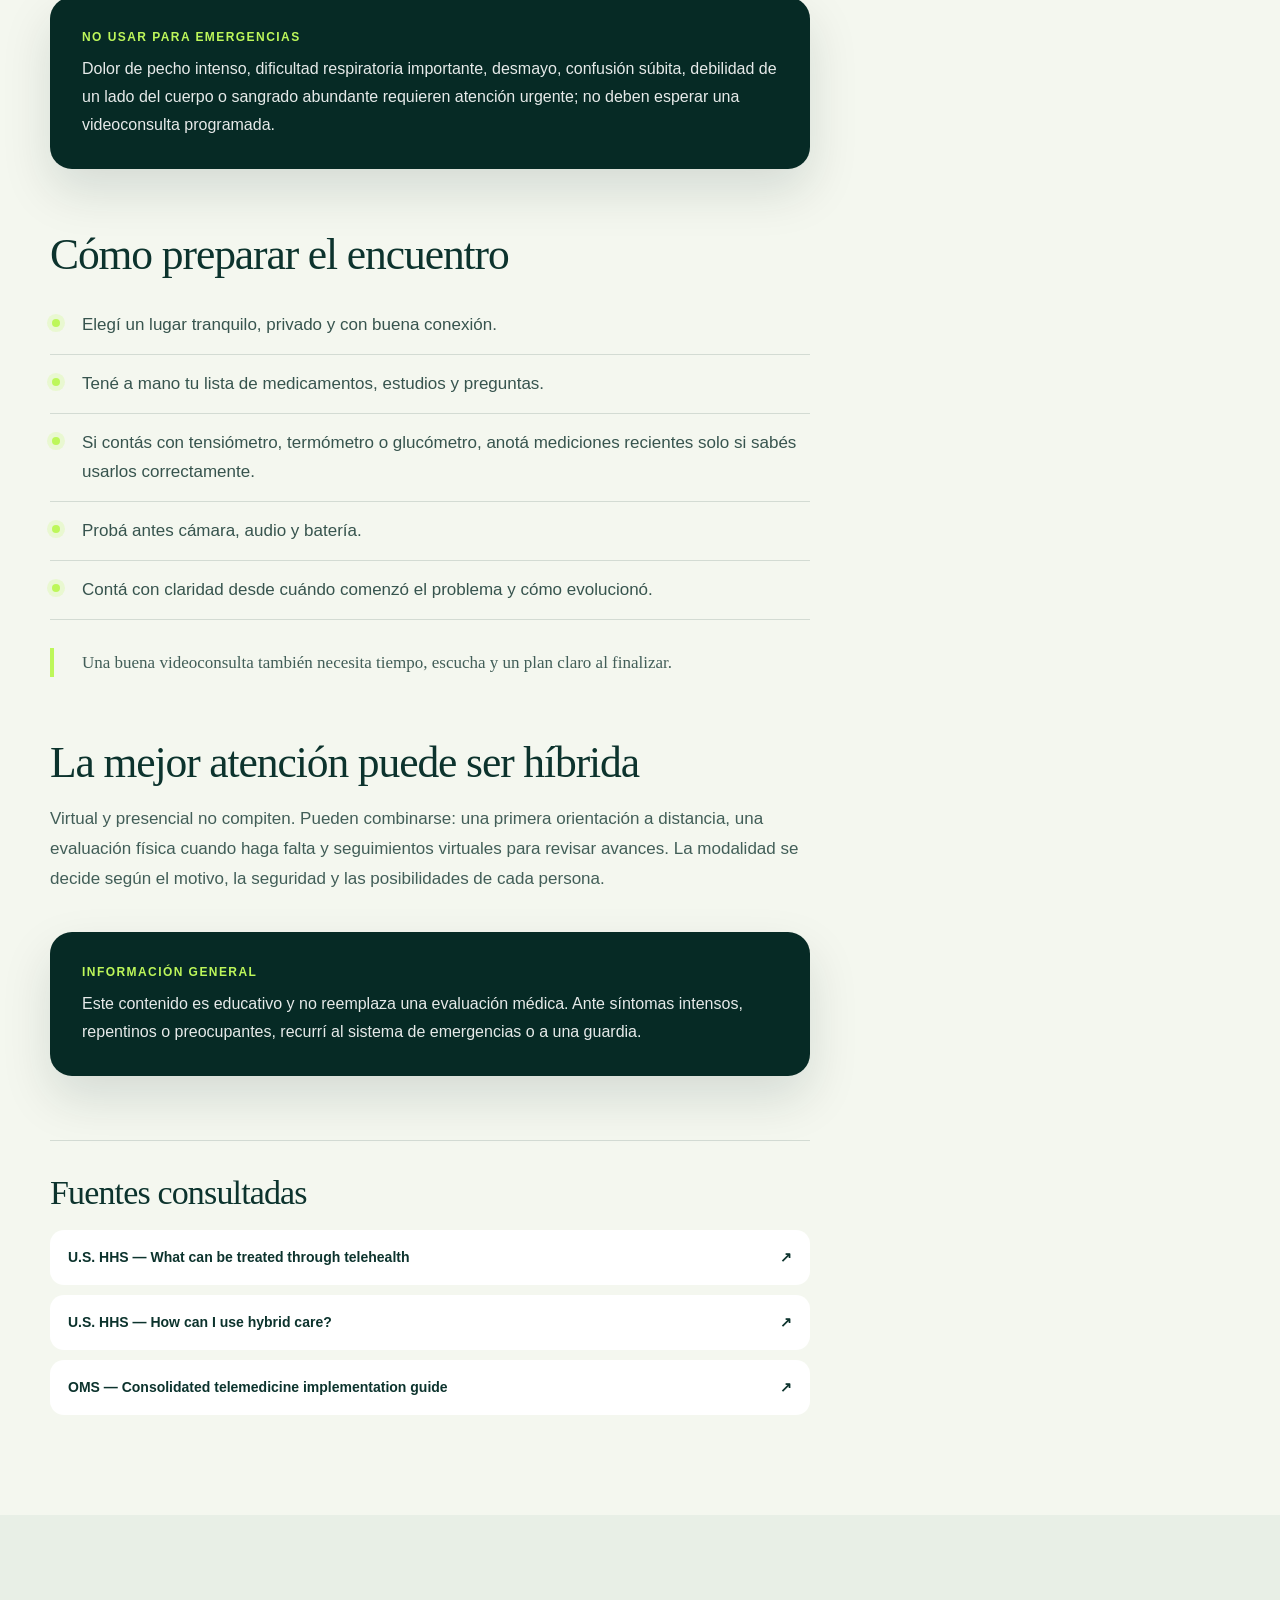
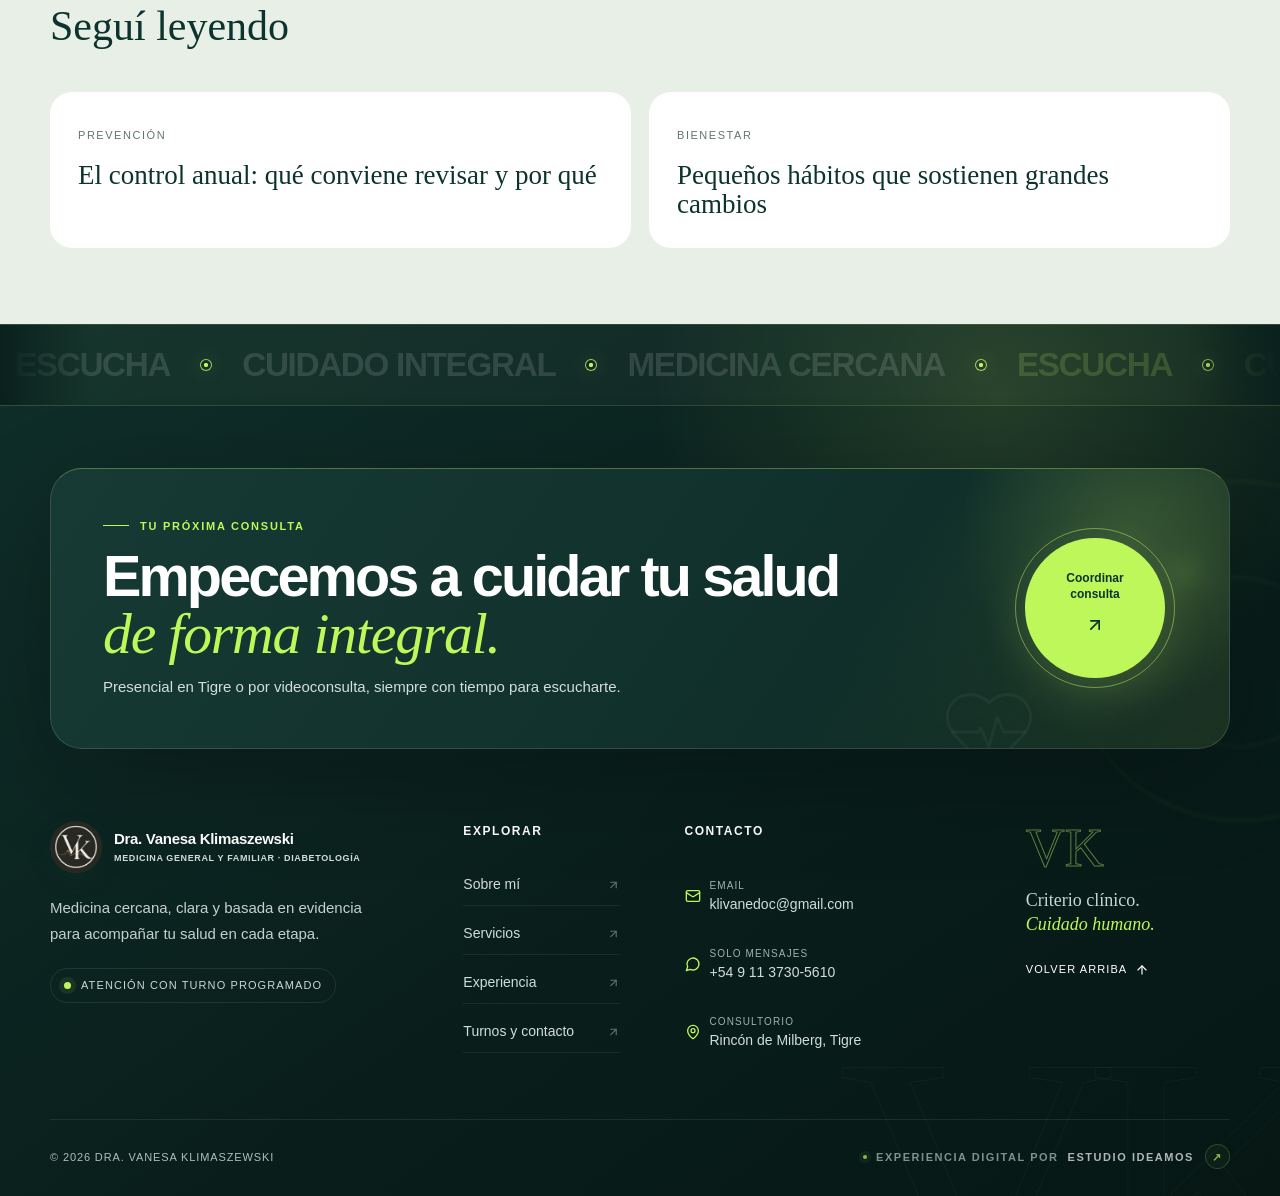
<file: articulos/consulta-virtual.html>
<!doctype html><html lang="es-AR"><head>
<!-- Sitio diseñado y desarrollado por Estudio Ideamos: https://ideamos.com.ar/ -->
<meta charset="utf-8"><meta name="viewport" content="width=device-width,initial-scale=1">
<title>Cuándo elegir una consulta virtual | Dra. Vanesa Klimaszewski</title>
<meta name="description" content="Qué motivos pueden resolverse por videoconsulta, cuándo conviene la atención presencial y cómo preparar el encuentro.">
<meta name="robots" content="index,follow,max-image-preview:large,max-snippet:-1">
<meta name="author" content="Dra. Vanesa Klimaszewski"><meta name="creator" content="Estudio Ideamos">
<meta name="referrer" content="strict-origin-when-cross-origin">
<meta http-equiv="Content-Security-Policy" content="default-src 'self'; base-uri 'none'; object-src 'none'; form-action 'self' mailto: https://formularios.doctoravanesaklima.com.ar; connect-src 'self' https://formularios.doctoravanesaklima.com.ar; img-src 'self' data:; script-src 'self' 'sha256-okf38spyKAedAUlRye42FSDwo5erX3nbNKAof6gYJJw='; style-src 'self' 'unsafe-inline'; upgrade-insecure-requests">
<link rel="canonical" href="https://doctoravanesaklima.com.ar/articulos/consulta-virtual.html">
<meta property="og:type" content="article"><meta property="og:locale" content="es_AR"><meta property="og:site_name" content="Dra. Vanesa Klimaszewski">
<meta property="og:url" content="https://doctoravanesaklima.com.ar/articulos/consulta-virtual.html"><meta property="og:title" content="Cuándo una consulta virtual puede ser una buena opción"><meta property="og:description" content="Qué motivos pueden resolverse por videoconsulta, cuándo conviene la atención presencial y cómo preparar el encuentro."><meta property="og:image" content="https://doctoravanesaklima.com.ar/assets/articulo-videoconsulta-2026.jpg"><meta property="og:image:width" content="1536"><meta property="og:image:height" content="1024">
<meta property="article:published_time" content="2026-08-28"><meta property="article:modified_time" content="2026-09-01"><meta property="article:author" content="Dra. Vanesa Klimaszewski">
<meta name="twitter:card" content="summary_large_image"><meta name="twitter:title" content="Cuándo una consulta virtual puede ser una buena opción"><meta name="twitter:description" content="Qué motivos pueden resolverse por videoconsulta, cuándo conviene la atención presencial y cómo preparar el encuentro."><meta name="twitter:image" content="https://doctoravanesaklima.com.ar/assets/articulo-videoconsulta-2026.jpg">
<link rel="icon" href="../assets/logo-vk-premium.png"><link rel="stylesheet" href="../mednix.css?v=20260930-1"><link rel="stylesheet" href="article.css?v=20260930-1">
<script type="application/ld+json">{"@context":"https://schema.org","@type":"MedicalWebPage","@id":"https://doctoravanesaklima.com.ar/articulos/consulta-virtual.html#articulo","url":"https://doctoravanesaklima.com.ar/articulos/consulta-virtual.html","name":"Cuándo una consulta virtual puede ser una buena opción","headline":"Cuándo una consulta virtual puede ser una buena opción","description":"Qué motivos pueden resolverse por videoconsulta, cuándo conviene la atención presencial y cómo preparar el encuentro.","image":"https://doctoravanesaklima.com.ar/assets/articulo-videoconsulta-2026.jpg","inLanguage":"es-AR","datePublished":"2026-08-28","dateModified":"2026-09-01","author":{"@type":"Person","name":"Dra. Vanesa Klimaszewski","url":"https://doctoravanesaklima.com.ar/#sobre-mi"},"publisher":{"@type":"Organization","name":"Dra. Vanesa Klimaszewski","url":"https://doctoravanesaklima.com.ar/"},"reviewedBy":{"@type":"Person","name":"Dra. Vanesa Klimaszewski"},"about":["Medicina familiar","Prevención","Salud"],"isPartOf":{"@type":"WebSite","name":"Dra. Vanesa Klimaszewski","url":"https://doctoravanesaklima.com.ar/"}}</script>
<script src="../assets/icons.js?v=20260929-1" defer></script><script src="article.js?v=20260901-1" defer></script>
</head><body><div class="reading-progress" aria-hidden="true"></div>
<header class="article-header"><div class="container article-header-inner"><a class="article-brand" href="../index.html"><img src="../assets/logo-vk-premium.png" alt="" width="512" height="512" decoding="async"><span><strong>Dra. Vanesa Klimaszewski</strong><small>Medicina general y familiar · Diabetología</small></span></a><nav class="article-nav"><a href="../index.html#articulos">Artículos</a><a href="../index.html#servicios">Servicios</a><a class="article-cta" href="../index.html#contacto">Coordinar consulta <i data-lucide="arrow-up-right"></i></a></nav></div></header>
<main><section class="article-hero"><div class="container article-hero-grid"><div class="article-hero-copy"><div class="article-kicker">Videoconsulta · Orientación</div><h1>Cuándo una consulta virtual puede ser <em>una buena opción.</em></h1><p class="article-deck">La teleconsulta puede aportar continuidad y comodidad cuando el motivo se puede evaluar sin examen físico inmediato.</p><div class="article-meta"><span>Lectura: 5 minutos</span><span>Actualizado: agosto 2026</span></div></div><figure class="article-hero-media"><img src="../assets/articulo-videoconsulta-2026.jpg" width="1536" height="1024" decoding="async" fetchpriority="high" alt="Composición editorial sobre videoconsulta"></figure></div></section>
<section class="article-body"><div class="container article-layout"><article class="article-copy reveal"><p>Una consulta virtual no es una versión “menor” de la atención médica: es otra modalidad. Bien elegida, permite conversar, ordenar información, revisar resultados y sostener el seguimiento sin trasladarse.</p>
<h2 id="sirve">Para qué suele resultar útil</h2><ul><li>Seguimiento de condiciones crónicas cuando la situación está estable.</li><li>Revisión e interpretación de análisis o estudios ya realizados.</li><li>Control de medicación, adherencia y posibles efectos adversos.</li><li>Orientación inicial sobre síntomas que no parecen urgentes.</li><li>Consultas preventivas, hábitos y planificación de próximos pasos.</li><li>Definir si hace falta una evaluación presencial y con qué prioridad.</li></ul>
<h2 id="presencial">Cuándo conviene una consulta presencial</h2><p>Si se necesita explorar físicamente, medir parámetros que no tenés disponibles, realizar un procedimiento o evaluar signos de alarma, la atención presencial es más adecuada. La médica puede recomendar cambiar de modalidad si durante la videollamada aparece esa necesidad.</p>
<div class="article-note"><strong>No usar para emergencias</strong><p>Dolor de pecho intenso, dificultad respiratoria importante, desmayo, confusión súbita, debilidad de un lado del cuerpo o sangrado abundante requieren atención urgente; no deben esperar una videoconsulta programada.</p></div>
<h2 id="preparar">Cómo preparar el encuentro</h2><ul><li>Elegí un lugar tranquilo, privado y con buena conexión.</li><li>Tené a mano tu lista de medicamentos, estudios y preguntas.</li><li>Si contás con tensiómetro, termómetro o glucómetro, anotá mediciones recientes solo si sabés usarlos correctamente.</li><li>Probá antes cámara, audio y batería.</li><li>Contá con claridad desde cuándo comenzó el problema y cómo evolucionó.</li></ul>
<p class="article-quote">Una buena videoconsulta también necesita tiempo, escucha y un plan claro al finalizar.</p>
<h2 id="hibrido">La mejor atención puede ser híbrida</h2><p>Virtual y presencial no compiten. Pueden combinarse: una primera orientación a distancia, una evaluación física cuando haga falta y seguimientos virtuales para revisar avances. La modalidad se decide según el motivo, la seguridad y las posibilidades de cada persona.</p>
<div class="article-note"><strong>Información general</strong><p>Este contenido es educativo y no reemplaza una evaluación médica. Ante síntomas intensos, repentinos o preocupantes, recurrí al sistema de emergencias o a una guardia.</p></div>
<section class="sources"><h2>Fuentes consultadas</h2><div class="source-list"><a href="https://telehealth.hhs.gov/patients/what-can-be-treated-through-telehealth" target="_blank" rel="noopener noreferrer">U.S. HHS — What can be treated through telehealth <span>↗</span></a><a href="https://telehealth.hhs.gov/patients/how-can-i-use-hybrid-care" target="_blank" rel="noopener noreferrer">U.S. HHS — How can I use hybrid care? <span>↗</span></a><a href="https://iris.who.int/bitstream/handle/10665/350205/9789240038073-eng.pdf" target="_blank" rel="noopener noreferrer">OMS — Consolidated telemedicine implementation guide <span>↗</span></a></div></section></article>
<aside class="article-sidebar"><nav class="article-index"><span>En esta guía</span><a href="#sirve">Cuándo puede servir</a><a href="#presencial">Cuándo ir presencial</a><a href="#preparar">Cómo prepararte</a><a href="#hibrido">Atención híbrida</a></nav><div class="article-contact"><span>Modalidad online</span><h3>Consultá desde donde estés.</h3><p>Coordiná una videoconsulta y recibí una orientación personalizada.</p><a href="../index.html#contacto">Consultar disponibilidad</a></div></aside></div></section>
<section class="article-related"><div class="container"><h2>Seguí leyendo</h2><div class="related-grid"><a class="related-card" href="control-anual.html"><small>Prevención</small><h3>El control anual: qué conviene revisar y por qué</h3></a><a class="related-card" href="habitos-saludables.html"><small>Bienestar</small><h3>Pequeños hábitos que sostienen grandes cambios</h3></a></div></div></section></main>
<footer class="premium-footer" id="pie">
  <div class="footer-ambient" aria-hidden="true"><span></span><span></span><span></span></div>
  <div class="footer-marquee" aria-hidden="true"><div class="footer-marquee-track"><div>Escucha <i></i> Cuidado integral <i></i> Medicina cercana <i></i></div><div>Escucha <i></i> Cuidado integral <i></i> Medicina cercana <i></i></div></div></div>
  <div class="container footer-action" data-reveal>
    <div class="footer-action-copy"><div class="footer-kicker"><span></span> Tu próxima consulta</div><h2>Empecemos a cuidar tu salud <em>de forma integral.</em></h2><p>Presencial en Tigre o por videoconsulta, siempre con tiempo para escucharte.</p></div>
    <a class="footer-action-button" href="../index.html#contacto" aria-label="Coordinar una consulta"><span>Coordinar<br>consulta</span><i data-lucide="arrow-up-right"></i><b></b></a>
    <div class="footer-action-mark" aria-hidden="true"><i data-lucide="heart-pulse"></i></div>
  </div>
  <div class="container footer-main">
    <div class="footer-brand premium-brand" data-reveal><a class="brand" href="../index.html#inicio"><span class="brand-mark"><img src="../assets/logo-vk-premium.png" alt="" width="512" height="512" decoding="async"></span><span><strong>Dra. Vanesa <b>Klimaszewski</b></strong><small>Medicina general y familiar · Diabetología</small></span></a><p>Medicina cercana, clara y basada en evidencia para acompañar tu salud en cada etapa.</p><div class="footer-status"><i></i><span>Atención con turno programado</span></div></div>
    <nav class="footer-column" aria-label="Navegación del pie" data-reveal><h3>Explorar</h3><a href="../index.html#sobre-mi"><span>Sobre mí</span><i data-lucide="arrow-up-right"></i></a><a href="../index.html#servicios"><span>Servicios</span><i data-lucide="arrow-up-right"></i></a><a href="../index.html#experiencia"><span>Experiencia</span><i data-lucide="arrow-up-right"></i></a><a href="../index.html#contacto"><span>Turnos y contacto</span><i data-lucide="arrow-up-right"></i></a></nav>
    <div class="footer-column footer-contact" data-reveal><h3>Contacto</h3><a href="mailto:klivanedoc@gmail.com"><i data-lucide="mail"></i><span><small>Email</small>klivanedoc@gmail.com</span></a><a href="https://wa.me/5491137305610" target="_blank" rel="noopener noreferrer"><i data-lucide="message-circle"></i><span><small>Solo mensajes</small>+54 9 11 3730-5610</span></a><a href="https://maps.google.com/?q=Caracas+1480+Rincon+de+Milberg+Tigre" target="_blank" rel="noopener noreferrer"><i data-lucide="map-pin"></i><span><small>Consultorio</small>Rincón de Milberg, Tigre</span></a></div>
    <div class="footer-signature" data-reveal><span class="signature-monogram">VK</span><p>Criterio clínico.<br><em>Cuidado humano.</em></p><a href="../index.html#inicio">Volver arriba <i data-lucide="arrow-up"></i></a></div>
  </div>
  <div class="container footer-bottom"><p>© <span id="year"></span> Dra. Vanesa Klimaszewski</p><a class="ideamos-credit" href="https://ideamos.com.ar/" target="_blank" rel="noopener noreferrer" aria-label="Sitio ideado por Estudio Ideamos"><span>Experiencia digital por</span><strong>Estudio Ideamos</strong><i>↗</i></a></div>
</footer>
<a class="whatsapp-float" href="https://wa.me/5491137305610?text=Hola%20Dra.%20Vanesa%2C%20quisiera%20consultar%20por%20un%20turno." target="_blank" rel="noopener noreferrer" aria-label="Pedir turno por WhatsApp"><img src="../assets/whatsapp.svg" alt=""><span>Turnos</span></a></body></html>
</file>
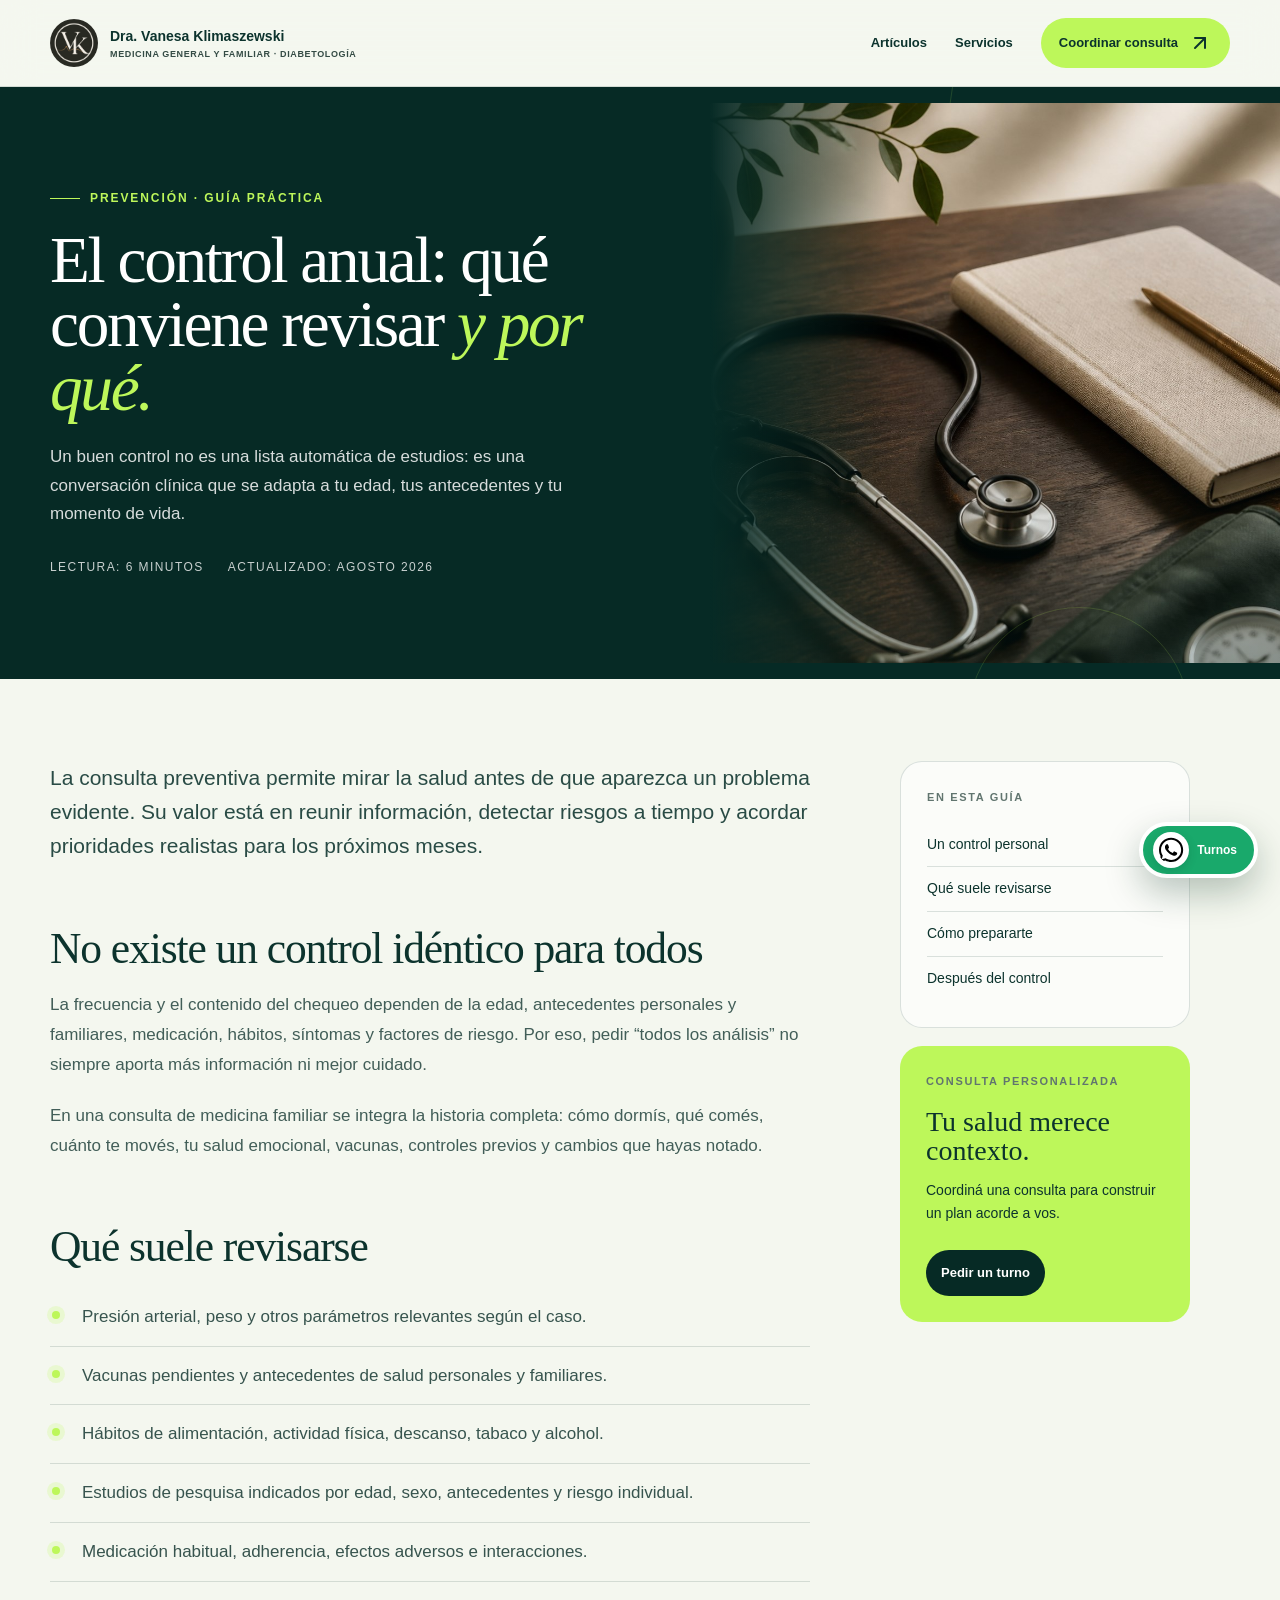
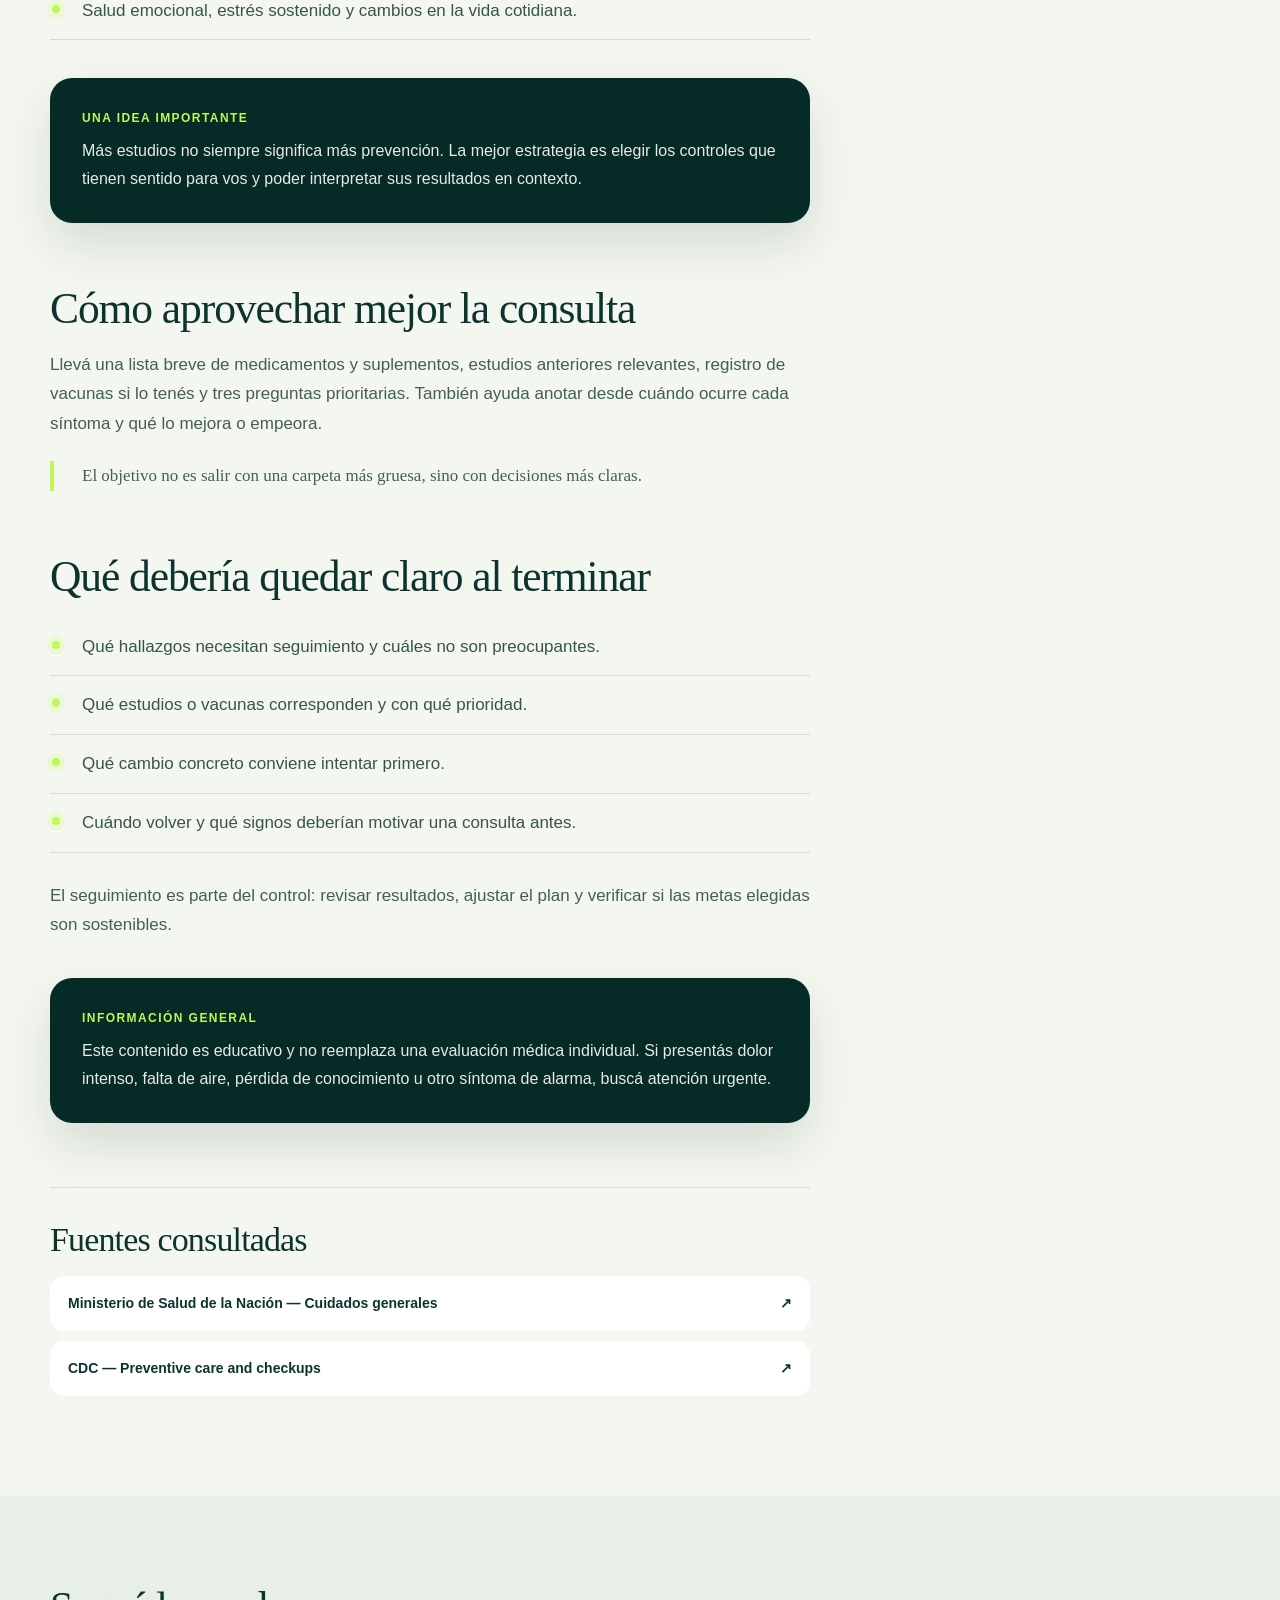
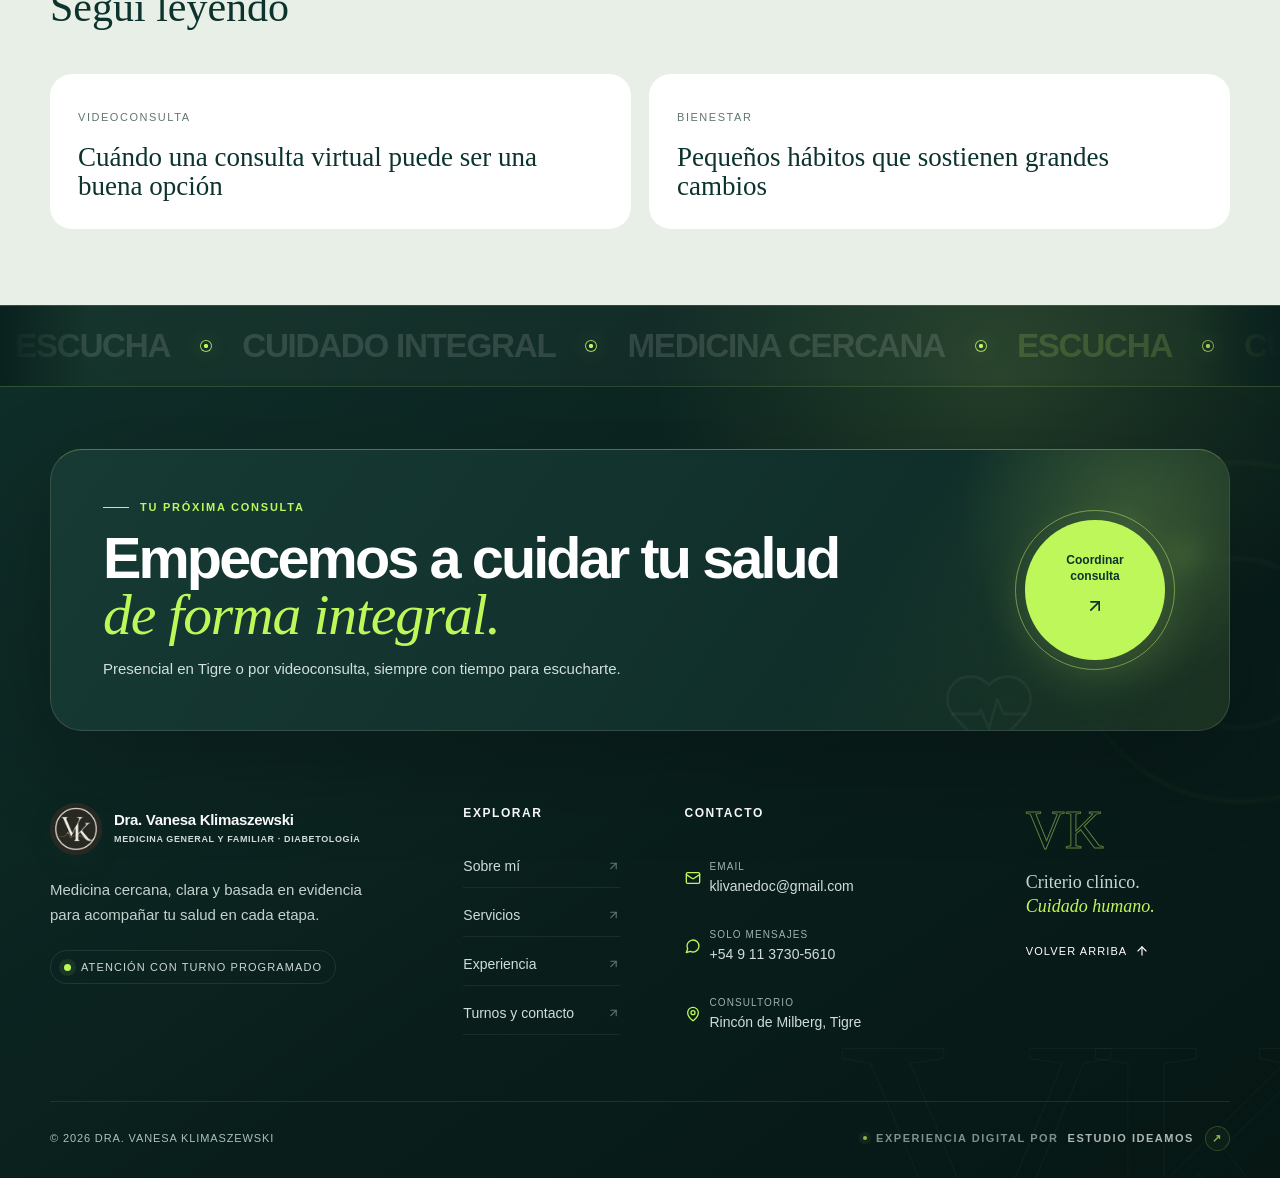
<file: articulos/control-anual.html>
<!doctype html><html lang="es-AR"><head>
<!-- Sitio diseñado y desarrollado por Estudio Ideamos: https://ideamos.com.ar/ -->
<meta charset="utf-8"><meta name="viewport" content="width=device-width,initial-scale=1">
<title>El control anual: qué conviene revisar | Dra. Vanesa Klimaszewski</title>
<meta name="description" content="Una guía clara para preparar el control preventivo y conversar con tu médica sobre estudios, vacunas y factores de riesgo.">
<meta name="robots" content="index,follow,max-image-preview:large,max-snippet:-1">
<meta name="author" content="Dra. Vanesa Klimaszewski"><meta name="creator" content="Estudio Ideamos">
<meta name="referrer" content="strict-origin-when-cross-origin">
<meta http-equiv="Content-Security-Policy" content="default-src 'self'; base-uri 'none'; object-src 'none'; form-action 'self' mailto: https://formularios.doctoravanesaklima.com.ar; connect-src 'self' https://formularios.doctoravanesaklima.com.ar; img-src 'self' data:; script-src 'self' 'sha256-rGq9u2zbyB3S7SPOXUl46Z2KkOtEuiQr0S7pPHkWjXg='; style-src 'self' 'unsafe-inline'; upgrade-insecure-requests">
<link rel="canonical" href="https://doctoravanesaklima.com.ar/articulos/control-anual.html">
<meta property="og:type" content="article"><meta property="og:locale" content="es_AR"><meta property="og:site_name" content="Dra. Vanesa Klimaszewski">
<meta property="og:url" content="https://doctoravanesaklima.com.ar/articulos/control-anual.html"><meta property="og:title" content="El control anual: qué conviene revisar y por qué"><meta property="og:description" content="Una guía clara para preparar el control preventivo y conversar con tu médica sobre estudios, vacunas y factores de riesgo."><meta property="og:image" content="https://doctoravanesaklima.com.ar/assets/articulo-control-anual-2026.jpg"><meta property="og:image:width" content="1536"><meta property="og:image:height" content="1024">
<meta property="article:published_time" content="2026-08-28"><meta property="article:modified_time" content="2026-09-01"><meta property="article:author" content="Dra. Vanesa Klimaszewski">
<meta name="twitter:card" content="summary_large_image"><meta name="twitter:title" content="El control anual: qué conviene revisar y por qué"><meta name="twitter:description" content="Una guía clara para preparar el control preventivo y conversar con tu médica sobre estudios, vacunas y factores de riesgo."><meta name="twitter:image" content="https://doctoravanesaklima.com.ar/assets/articulo-control-anual-2026.jpg">
<link rel="icon" href="../assets/logo-vk-premium.png"><link rel="stylesheet" href="../mednix.css?v=20260930-1"><link rel="stylesheet" href="article.css?v=20260930-1">
<script type="application/ld+json">{"@context":"https://schema.org","@type":"MedicalWebPage","@id":"https://doctoravanesaklima.com.ar/articulos/control-anual.html#articulo","url":"https://doctoravanesaklima.com.ar/articulos/control-anual.html","name":"El control anual: qué conviene revisar y por qué","headline":"El control anual: qué conviene revisar y por qué","description":"Una guía clara para preparar el control preventivo y conversar con tu médica sobre estudios, vacunas y factores de riesgo.","image":"https://doctoravanesaklima.com.ar/assets/articulo-control-anual-2026.jpg","inLanguage":"es-AR","datePublished":"2026-08-28","dateModified":"2026-09-01","author":{"@type":"Person","name":"Dra. Vanesa Klimaszewski","url":"https://doctoravanesaklima.com.ar/#sobre-mi"},"publisher":{"@type":"Organization","name":"Dra. Vanesa Klimaszewski","url":"https://doctoravanesaklima.com.ar/"},"reviewedBy":{"@type":"Person","name":"Dra. Vanesa Klimaszewski"},"about":["Medicina familiar","Prevención","Salud"],"isPartOf":{"@type":"WebSite","name":"Dra. Vanesa Klimaszewski","url":"https://doctoravanesaklima.com.ar/"}}</script>
<script src="../assets/icons.js?v=20260929-1" defer></script><script src="article.js?v=20260901-1" defer></script>
</head><body><div class="reading-progress" aria-hidden="true"></div>
<header class="article-header"><div class="container article-header-inner"><a class="article-brand" href="../index.html"><img src="../assets/logo-vk-premium.png" alt="" width="512" height="512" decoding="async"><span><strong>Dra. Vanesa Klimaszewski</strong><small>Medicina general y familiar · Diabetología</small></span></a><nav class="article-nav"><a href="../index.html#articulos">Artículos</a><a href="../index.html#servicios">Servicios</a><a class="article-cta" href="../index.html#contacto">Coordinar consulta <i data-lucide="arrow-up-right"></i></a></nav></div></header>
<main><section class="article-hero"><div class="container article-hero-grid"><div class="article-hero-copy"><div class="article-kicker">Prevención · Guía práctica</div><h1>El control anual: qué conviene revisar <em>y por qué.</em></h1><p class="article-deck">Un buen control no es una lista automática de estudios: es una conversación clínica que se adapta a tu edad, tus antecedentes y tu momento de vida.</p><div class="article-meta"><span>Lectura: 6 minutos</span><span>Actualizado: agosto 2026</span></div></div><figure class="article-hero-media"><img src="../assets/articulo-control-anual-2026.jpg" width="1536" height="1024" decoding="async" fetchpriority="high" alt="Estetoscopio y cuaderno preparados para un control de salud"></figure></div></section>
<section class="article-body"><div class="container article-layout"><article class="article-copy reveal"><p>La consulta preventiva permite mirar la salud antes de que aparezca un problema evidente. Su valor está en reunir información, detectar riesgos a tiempo y acordar prioridades realistas para los próximos meses.</p>
<h2 id="que-es">No existe un control idéntico para todos</h2><p>La frecuencia y el contenido del chequeo dependen de la edad, antecedentes personales y familiares, medicación, hábitos, síntomas y factores de riesgo. Por eso, pedir “todos los análisis” no siempre aporta más información ni mejor cuidado.</p><p>En una consulta de medicina familiar se integra la historia completa: cómo dormís, qué comés, cuánto te movés, tu salud emocional, vacunas, controles previos y cambios que hayas notado.</p>
<h2 id="revisar">Qué suele revisarse</h2><ul><li>Presión arterial, peso y otros parámetros relevantes según el caso.</li><li>Vacunas pendientes y antecedentes de salud personales y familiares.</li><li>Hábitos de alimentación, actividad física, descanso, tabaco y alcohol.</li><li>Estudios de pesquisa indicados por edad, sexo, antecedentes y riesgo individual.</li><li>Medicación habitual, adherencia, efectos adversos e interacciones.</li><li>Salud emocional, estrés sostenido y cambios en la vida cotidiana.</li></ul>
<div class="article-note"><strong>Una idea importante</strong><p>Más estudios no siempre significa más prevención. La mejor estrategia es elegir los controles que tienen sentido para vos y poder interpretar sus resultados en contexto.</p></div>
<h2 id="preparar">Cómo aprovechar mejor la consulta</h2><p>Llevá una lista breve de medicamentos y suplementos, estudios anteriores relevantes, registro de vacunas si lo tenés y tres preguntas prioritarias. También ayuda anotar desde cuándo ocurre cada síntoma y qué lo mejora o empeora.</p><p class="article-quote">El objetivo no es salir con una carpeta más gruesa, sino con decisiones más claras.</p>
<h2 id="despues">Qué debería quedar claro al terminar</h2><ul><li>Qué hallazgos necesitan seguimiento y cuáles no son preocupantes.</li><li>Qué estudios o vacunas corresponden y con qué prioridad.</li><li>Qué cambio concreto conviene intentar primero.</li><li>Cuándo volver y qué signos deberían motivar una consulta antes.</li></ul>
<p>El seguimiento es parte del control: revisar resultados, ajustar el plan y verificar si las metas elegidas son sostenibles.</p>
<div class="article-note"><strong>Información general</strong><p>Este contenido es educativo y no reemplaza una evaluación médica individual. Si presentás dolor intenso, falta de aire, pérdida de conocimiento u otro síntoma de alarma, buscá atención urgente.</p></div>
<section class="sources"><h2>Fuentes consultadas</h2><div class="source-list"><a href="https://www.argentina.gob.ar/salud/personas-adultas-y-mayores/cuidados-generales" target="_blank" rel="noopener noreferrer">Ministerio de Salud de la Nación — Cuidados generales <span>↗</span></a><a href="https://www.cdc.gov/places/measure-definitions/prevention.html" target="_blank" rel="noopener noreferrer">CDC — Preventive care and checkups <span>↗</span></a></div></section></article>
<aside class="article-sidebar"><nav class="article-index"><span>En esta guía</span><a href="#que-es">Un control personal</a><a href="#revisar">Qué suele revisarse</a><a href="#preparar">Cómo prepararte</a><a href="#despues">Después del control</a></nav><div class="article-contact"><span>Consulta personalizada</span><h3>Tu salud merece contexto.</h3><p>Coordiná una consulta para construir un plan acorde a vos.</p><a href="../index.html#contacto">Pedir un turno</a></div></aside></div></section>
<section class="article-related"><div class="container"><h2>Seguí leyendo</h2><div class="related-grid"><a class="related-card" href="consulta-virtual.html"><small>Videoconsulta</small><h3>Cuándo una consulta virtual puede ser una buena opción</h3></a><a class="related-card" href="habitos-saludables.html"><small>Bienestar</small><h3>Pequeños hábitos que sostienen grandes cambios</h3></a></div></div></section></main>
<footer class="premium-footer" id="pie">
  <div class="footer-ambient" aria-hidden="true"><span></span><span></span><span></span></div>
  <div class="footer-marquee" aria-hidden="true"><div class="footer-marquee-track"><div>Escucha <i></i> Cuidado integral <i></i> Medicina cercana <i></i></div><div>Escucha <i></i> Cuidado integral <i></i> Medicina cercana <i></i></div></div></div>
  <div class="container footer-action" data-reveal>
    <div class="footer-action-copy"><div class="footer-kicker"><span></span> Tu próxima consulta</div><h2>Empecemos a cuidar tu salud <em>de forma integral.</em></h2><p>Presencial en Tigre o por videoconsulta, siempre con tiempo para escucharte.</p></div>
    <a class="footer-action-button" href="../index.html#contacto" aria-label="Coordinar una consulta"><span>Coordinar<br>consulta</span><i data-lucide="arrow-up-right"></i><b></b></a>
    <div class="footer-action-mark" aria-hidden="true"><i data-lucide="heart-pulse"></i></div>
  </div>
  <div class="container footer-main">
    <div class="footer-brand premium-brand" data-reveal><a class="brand" href="../index.html#inicio"><span class="brand-mark"><img src="../assets/logo-vk-premium.png" alt="" width="512" height="512" decoding="async"></span><span><strong>Dra. Vanesa <b>Klimaszewski</b></strong><small>Medicina general y familiar · Diabetología</small></span></a><p>Medicina cercana, clara y basada en evidencia para acompañar tu salud en cada etapa.</p><div class="footer-status"><i></i><span>Atención con turno programado</span></div></div>
    <nav class="footer-column" aria-label="Navegación del pie" data-reveal><h3>Explorar</h3><a href="../index.html#sobre-mi"><span>Sobre mí</span><i data-lucide="arrow-up-right"></i></a><a href="../index.html#servicios"><span>Servicios</span><i data-lucide="arrow-up-right"></i></a><a href="../index.html#experiencia"><span>Experiencia</span><i data-lucide="arrow-up-right"></i></a><a href="../index.html#contacto"><span>Turnos y contacto</span><i data-lucide="arrow-up-right"></i></a></nav>
    <div class="footer-column footer-contact" data-reveal><h3>Contacto</h3><a href="mailto:klivanedoc@gmail.com"><i data-lucide="mail"></i><span><small>Email</small>klivanedoc@gmail.com</span></a><a href="https://wa.me/5491137305610" target="_blank" rel="noopener noreferrer"><i data-lucide="message-circle"></i><span><small>Solo mensajes</small>+54 9 11 3730-5610</span></a><a href="https://maps.google.com/?q=Caracas+1480+Rincon+de+Milberg+Tigre" target="_blank" rel="noopener noreferrer"><i data-lucide="map-pin"></i><span><small>Consultorio</small>Rincón de Milberg, Tigre</span></a></div>
    <div class="footer-signature" data-reveal><span class="signature-monogram">VK</span><p>Criterio clínico.<br><em>Cuidado humano.</em></p><a href="../index.html#inicio">Volver arriba <i data-lucide="arrow-up"></i></a></div>
  </div>
  <div class="container footer-bottom"><p>© <span id="year"></span> Dra. Vanesa Klimaszewski</p><a class="ideamos-credit" href="https://ideamos.com.ar/" target="_blank" rel="noopener noreferrer" aria-label="Sitio ideado por Estudio Ideamos"><span>Experiencia digital por</span><strong>Estudio Ideamos</strong><i>↗</i></a></div>
</footer>
<a class="whatsapp-float" href="https://wa.me/5491137305610?text=Hola%20Dra.%20Vanesa%2C%20quisiera%20consultar%20por%20un%20turno." target="_blank" rel="noopener noreferrer" aria-label="Pedir turno por WhatsApp"><img src="../assets/whatsapp.svg" alt=""><span>Turnos</span></a></body></html>
</file>
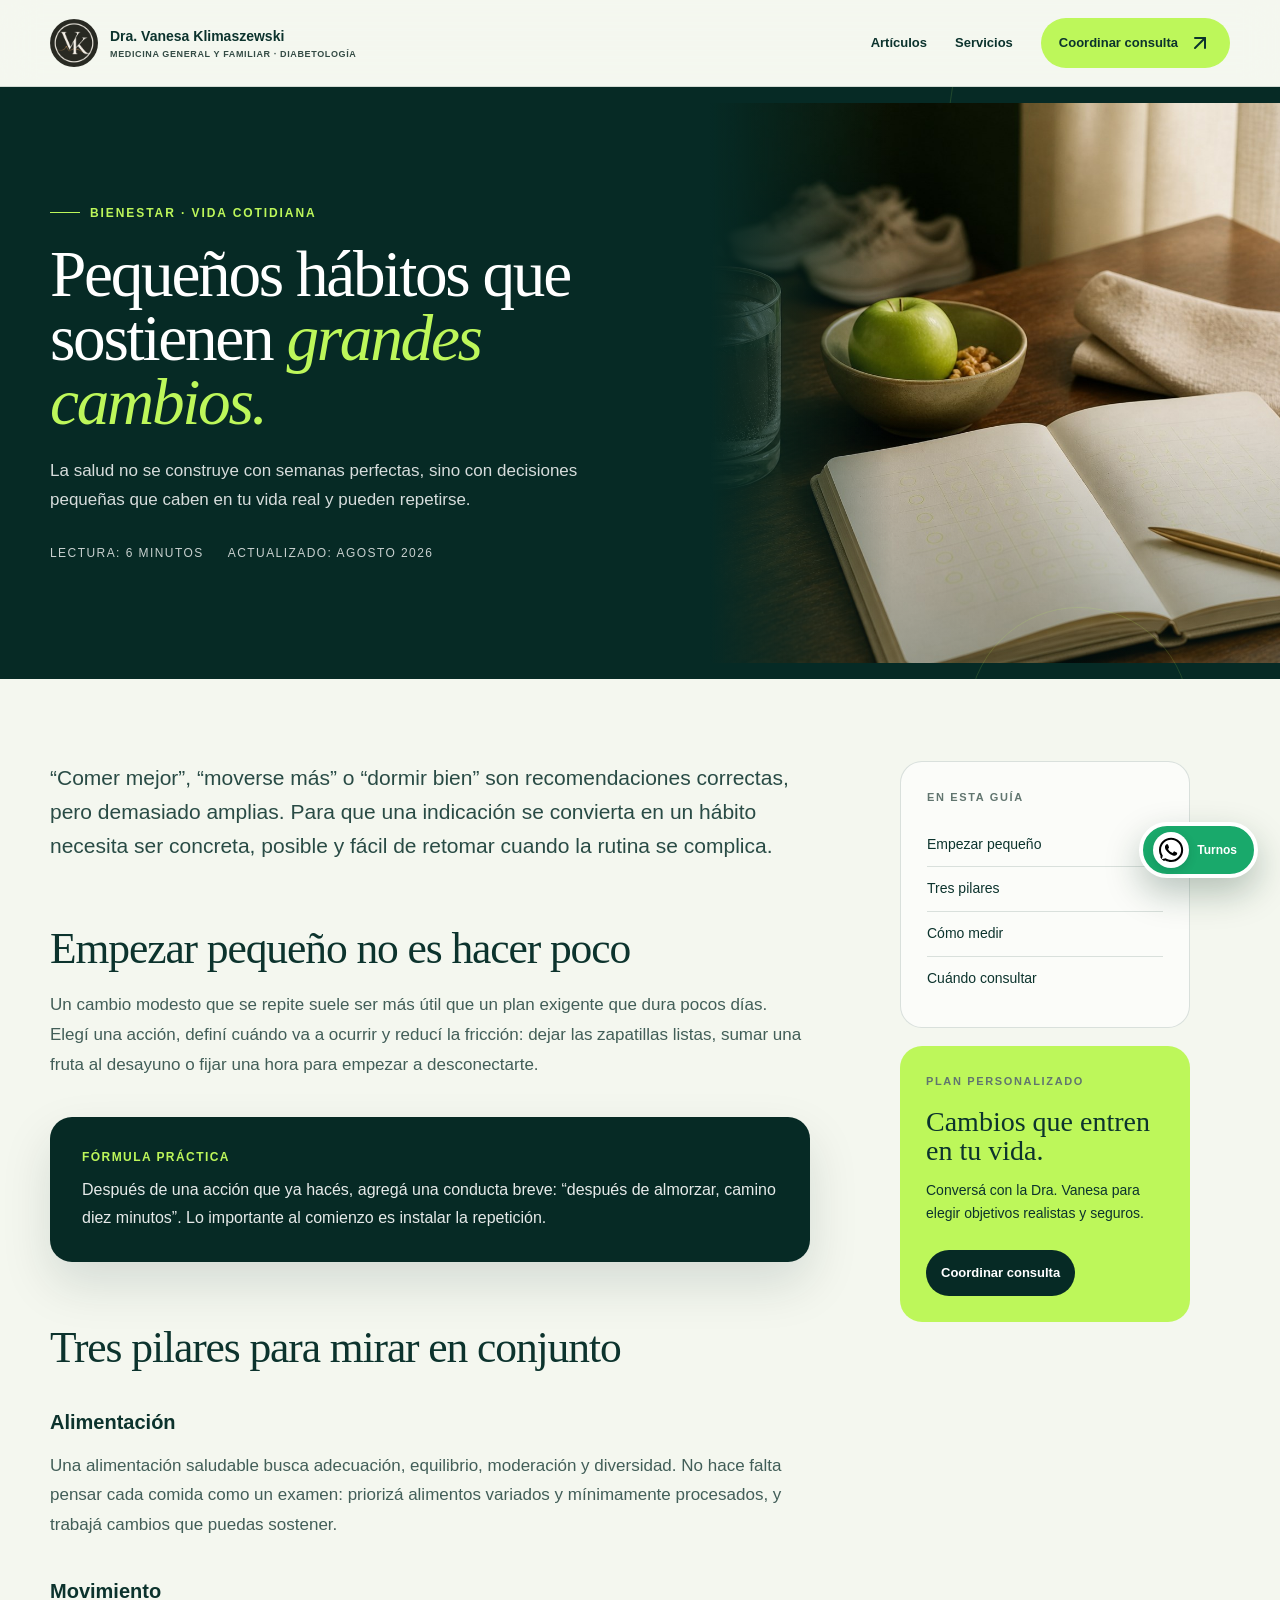
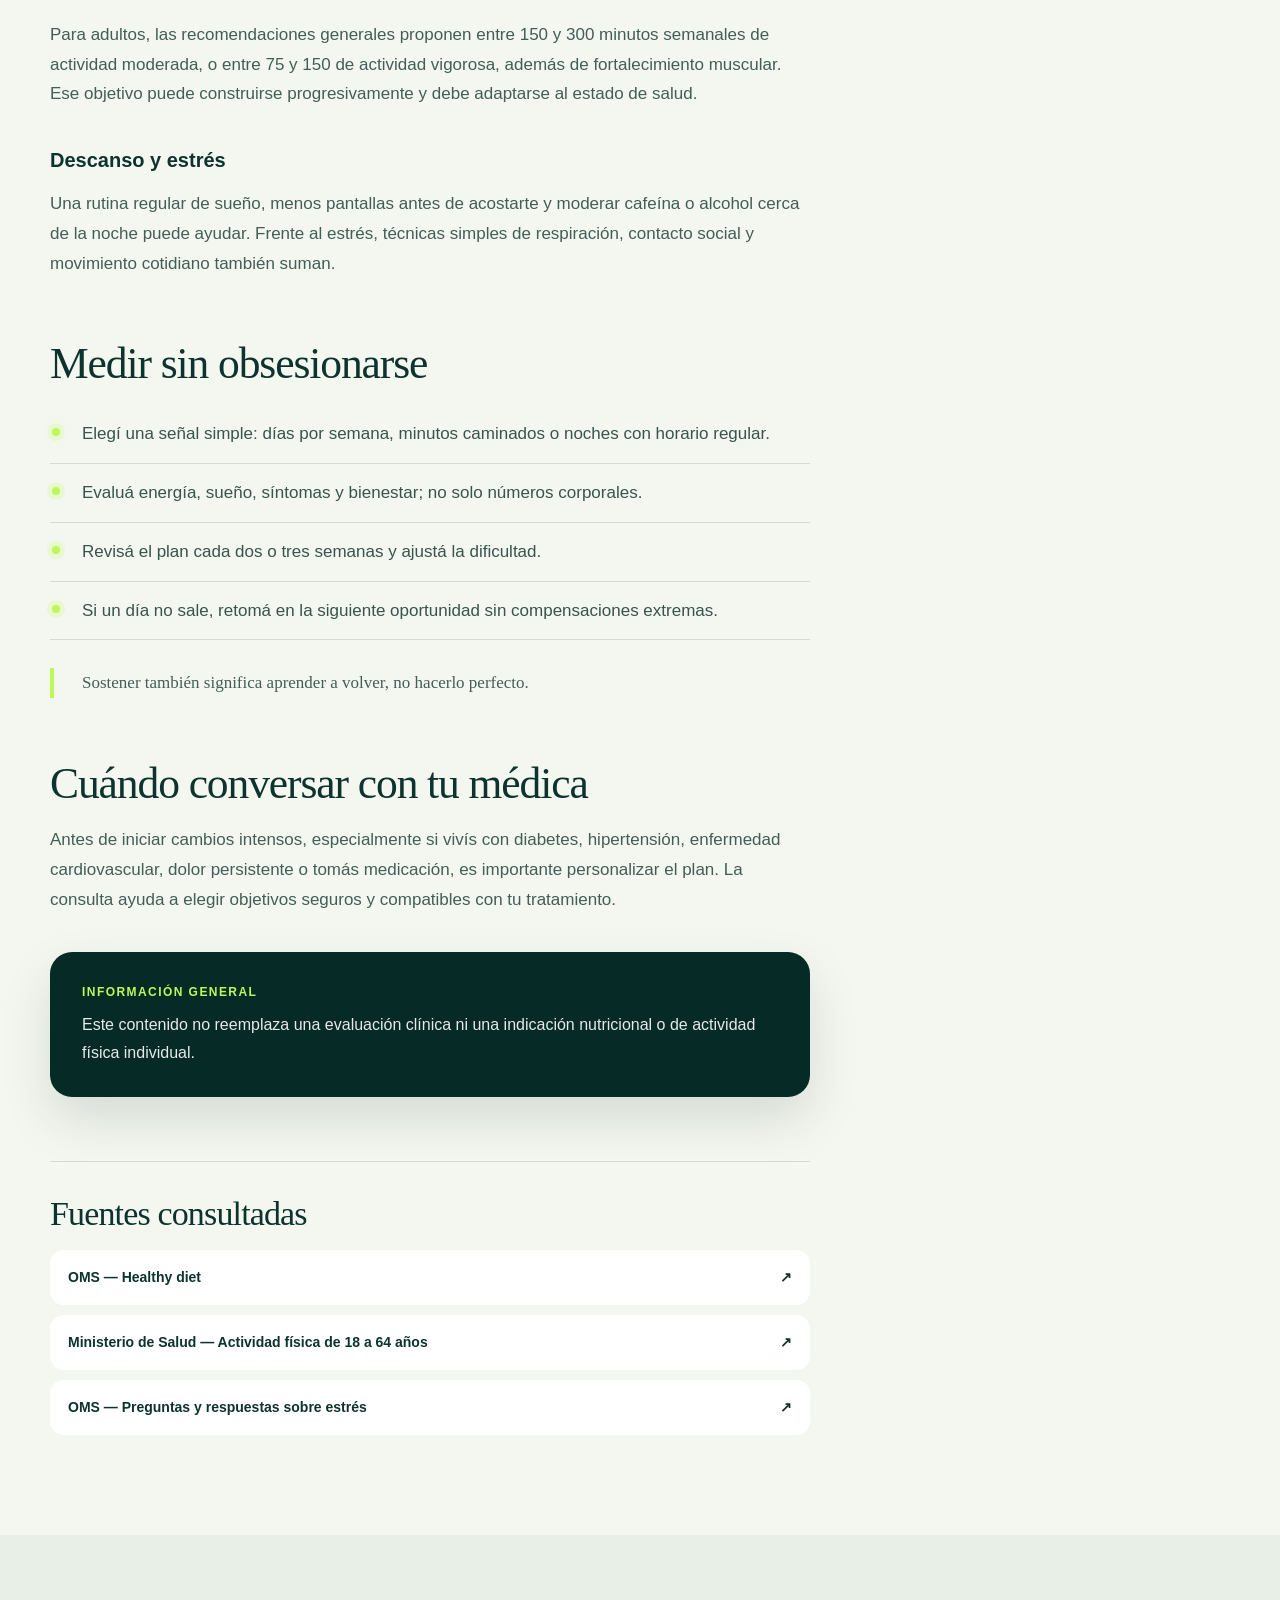
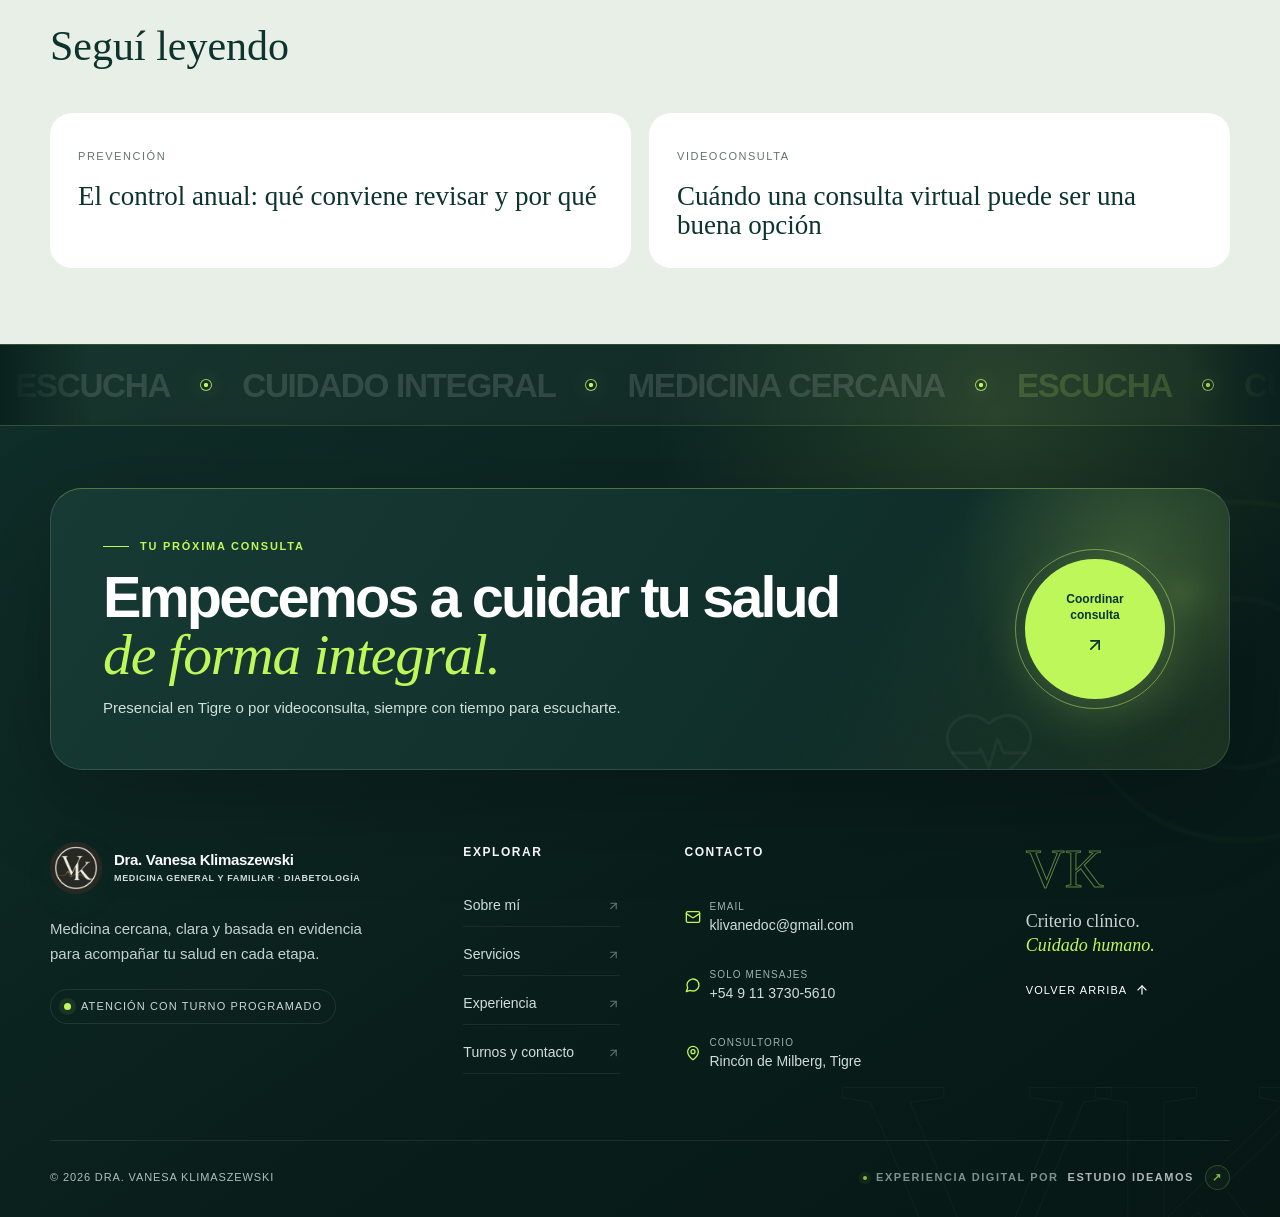
<file: articulos/habitos-saludables.html>
<!doctype html><html lang="es-AR"><head>
<!-- Sitio diseñado y desarrollado por Estudio Ideamos: https://ideamos.com.ar/ -->
<meta charset="utf-8"><meta name="viewport" content="width=device-width,initial-scale=1">
<title>Pequeños hábitos que sostienen grandes cambios | Dra. Vanesa Klimaszewski</title>
<meta name="description" content="Cómo transformar recomendaciones de alimentación, movimiento y descanso en hábitos pequeños, realistas y sostenibles.">
<meta name="robots" content="index,follow,max-image-preview:large,max-snippet:-1">
<meta name="author" content="Dra. Vanesa Klimaszewski"><meta name="creator" content="Estudio Ideamos">
<meta name="referrer" content="strict-origin-when-cross-origin">
<meta http-equiv="Content-Security-Policy" content="default-src 'self'; base-uri 'none'; object-src 'none'; form-action 'self' mailto: https://formularios.doctoravanesaklima.com.ar; connect-src 'self' https://formularios.doctoravanesaklima.com.ar; img-src 'self' data:; script-src 'self' 'sha256-MpfjiO/svaTZF4AIyawgIhQvE3Ae9feboseIrn6Ghyg='; style-src 'self' 'unsafe-inline'; upgrade-insecure-requests">
<link rel="canonical" href="https://doctoravanesaklima.com.ar/articulos/habitos-saludables.html">
<meta property="og:type" content="article"><meta property="og:locale" content="es_AR"><meta property="og:site_name" content="Dra. Vanesa Klimaszewski">
<meta property="og:url" content="https://doctoravanesaklima.com.ar/articulos/habitos-saludables.html"><meta property="og:title" content="Pequeños hábitos que sostienen grandes cambios"><meta property="og:description" content="Cómo transformar recomendaciones de alimentación, movimiento y descanso en hábitos pequeños, realistas y sostenibles."><meta property="og:image" content="https://doctoravanesaklima.com.ar/assets/articulo-habitos-saludables-2026.jpg"><meta property="og:image:width" content="1536"><meta property="og:image:height" content="1024">
<meta property="article:published_time" content="2026-08-28"><meta property="article:modified_time" content="2026-09-01"><meta property="article:author" content="Dra. Vanesa Klimaszewski">
<meta name="twitter:card" content="summary_large_image"><meta name="twitter:title" content="Pequeños hábitos que sostienen grandes cambios"><meta name="twitter:description" content="Cómo transformar recomendaciones de alimentación, movimiento y descanso en hábitos pequeños, realistas y sostenibles."><meta name="twitter:image" content="https://doctoravanesaklima.com.ar/assets/articulo-habitos-saludables-2026.jpg">
<link rel="icon" href="../assets/logo-vk-premium.png"><link rel="stylesheet" href="../mednix.css?v=20260930-1"><link rel="stylesheet" href="article.css?v=20260930-1">
<script type="application/ld+json">{"@context":"https://schema.org","@type":"MedicalWebPage","@id":"https://doctoravanesaklima.com.ar/articulos/habitos-saludables.html#articulo","url":"https://doctoravanesaklima.com.ar/articulos/habitos-saludables.html","name":"Pequeños hábitos que sostienen grandes cambios","headline":"Pequeños hábitos que sostienen grandes cambios","description":"Cómo transformar recomendaciones de alimentación, movimiento y descanso en hábitos pequeños, realistas y sostenibles.","image":"https://doctoravanesaklima.com.ar/assets/articulo-habitos-saludables-2026.jpg","inLanguage":"es-AR","datePublished":"2026-08-28","dateModified":"2026-09-01","author":{"@type":"Person","name":"Dra. Vanesa Klimaszewski","url":"https://doctoravanesaklima.com.ar/#sobre-mi"},"publisher":{"@type":"Organization","name":"Dra. Vanesa Klimaszewski","url":"https://doctoravanesaklima.com.ar/"},"reviewedBy":{"@type":"Person","name":"Dra. Vanesa Klimaszewski"},"about":["Medicina familiar","Prevención","Salud"],"isPartOf":{"@type":"WebSite","name":"Dra. Vanesa Klimaszewski","url":"https://doctoravanesaklima.com.ar/"}}</script>
<script src="../assets/icons.js?v=20260929-1" defer></script><script src="article.js?v=20260901-1" defer></script>
</head><body><div class="reading-progress" aria-hidden="true"></div>
<header class="article-header"><div class="container article-header-inner"><a class="article-brand" href="../index.html"><img src="../assets/logo-vk-premium.png" alt="" width="512" height="512" decoding="async"><span><strong>Dra. Vanesa Klimaszewski</strong><small>Medicina general y familiar · Diabetología</small></span></a><nav class="article-nav"><a href="../index.html#articulos">Artículos</a><a href="../index.html#servicios">Servicios</a><a class="article-cta" href="../index.html#contacto">Coordinar consulta <i data-lucide="arrow-up-right"></i></a></nav></div></header>
<main><section class="article-hero"><div class="container article-hero-grid"><div class="article-hero-copy"><div class="article-kicker">Bienestar · Vida cotidiana</div><h1>Pequeños hábitos que sostienen <em>grandes cambios.</em></h1><p class="article-deck">La salud no se construye con semanas perfectas, sino con decisiones pequeñas que caben en tu vida real y pueden repetirse.</p><div class="article-meta"><span>Lectura: 6 minutos</span><span>Actualizado: agosto 2026</span></div></div><figure class="article-hero-media"><img src="../assets/articulo-habitos-saludables-2026.jpg" width="1536" height="1024" decoding="async" fetchpriority="high" alt="Composición editorial sobre hábitos saludables"></figure></div></section>
<section class="article-body"><div class="container article-layout"><article class="article-copy reveal"><p>“Comer mejor”, “moverse más” o “dormir bien” son recomendaciones correctas, pero demasiado amplias. Para que una indicación se convierta en un hábito necesita ser concreta, posible y fácil de retomar cuando la rutina se complica.</p>
<h2 id="pequeno">Empezar pequeño no es hacer poco</h2><p>Un cambio modesto que se repite suele ser más útil que un plan exigente que dura pocos días. Elegí una acción, definí cuándo va a ocurrir y reducí la fricción: dejar las zapatillas listas, sumar una fruta al desayuno o fijar una hora para empezar a desconectarte.</p>
<div class="article-note"><strong>Fórmula práctica</strong><p>Después de una acción que ya hacés, agregá una conducta breve: “después de almorzar, camino diez minutos”. Lo importante al comienzo es instalar la repetición.</p></div>
<h2 id="pilares">Tres pilares para mirar en conjunto</h2><h3>Alimentación</h3><p>Una alimentación saludable busca adecuación, equilibrio, moderación y diversidad. No hace falta pensar cada comida como un examen: priorizá alimentos variados y mínimamente procesados, y trabajá cambios que puedas sostener.</p>
<h3>Movimiento</h3><p>Para adultos, las recomendaciones generales proponen entre 150 y 300 minutos semanales de actividad moderada, o entre 75 y 150 de actividad vigorosa, además de fortalecimiento muscular. Ese objetivo puede construirse progresivamente y debe adaptarse al estado de salud.</p>
<h3>Descanso y estrés</h3><p>Una rutina regular de sueño, menos pantallas antes de acostarte y moderar cafeína o alcohol cerca de la noche puede ayudar. Frente al estrés, técnicas simples de respiración, contacto social y movimiento cotidiano también suman.</p>
<h2 id="medir">Medir sin obsesionarse</h2><ul><li>Elegí una señal simple: días por semana, minutos caminados o noches con horario regular.</li><li>Evaluá energía, sueño, síntomas y bienestar; no solo números corporales.</li><li>Revisá el plan cada dos o tres semanas y ajustá la dificultad.</li><li>Si un día no sale, retomá en la siguiente oportunidad sin compensaciones extremas.</li></ul>
<p class="article-quote">Sostener también significa aprender a volver, no hacerlo perfecto.</p>
<h2 id="consulta">Cuándo conversar con tu médica</h2><p>Antes de iniciar cambios intensos, especialmente si vivís con diabetes, hipertensión, enfermedad cardiovascular, dolor persistente o tomás medicación, es importante personalizar el plan. La consulta ayuda a elegir objetivos seguros y compatibles con tu tratamiento.</p>
<div class="article-note"><strong>Información general</strong><p>Este contenido no reemplaza una evaluación clínica ni una indicación nutricional o de actividad física individual.</p></div>
<section class="sources"><h2>Fuentes consultadas</h2><div class="source-list"><a href="https://www.who.int/news-room/fact-sheets/detail/healthy-diet" target="_blank" rel="noopener noreferrer">OMS — Healthy diet <span>↗</span></a><a href="https://www.argentina.gob.ar/salud/actividad-fisica/recomendaciones/18-64anios" target="_blank" rel="noopener noreferrer">Ministerio de Salud — Actividad física de 18 a 64 años <span>↗</span></a><a href="https://www.who.int/news-room/questions-and-answers/item/stress" target="_blank" rel="noopener noreferrer">OMS — Preguntas y respuestas sobre estrés <span>↗</span></a></div></section></article>
<aside class="article-sidebar"><nav class="article-index"><span>En esta guía</span><a href="#pequeno">Empezar pequeño</a><a href="#pilares">Tres pilares</a><a href="#medir">Cómo medir</a><a href="#consulta">Cuándo consultar</a></nav><div class="article-contact"><span>Plan personalizado</span><h3>Cambios que entren en tu vida.</h3><p>Conversá con la Dra. Vanesa para elegir objetivos realistas y seguros.</p><a href="../index.html#contacto">Coordinar consulta</a></div></aside></div></section>
<section class="article-related"><div class="container"><h2>Seguí leyendo</h2><div class="related-grid"><a class="related-card" href="control-anual.html"><small>Prevención</small><h3>El control anual: qué conviene revisar y por qué</h3></a><a class="related-card" href="consulta-virtual.html"><small>Videoconsulta</small><h3>Cuándo una consulta virtual puede ser una buena opción</h3></a></div></div></section></main>
<footer class="premium-footer" id="pie">
  <div class="footer-ambient" aria-hidden="true"><span></span><span></span><span></span></div>
  <div class="footer-marquee" aria-hidden="true"><div class="footer-marquee-track"><div>Escucha <i></i> Cuidado integral <i></i> Medicina cercana <i></i></div><div>Escucha <i></i> Cuidado integral <i></i> Medicina cercana <i></i></div></div></div>
  <div class="container footer-action" data-reveal>
    <div class="footer-action-copy"><div class="footer-kicker"><span></span> Tu próxima consulta</div><h2>Empecemos a cuidar tu salud <em>de forma integral.</em></h2><p>Presencial en Tigre o por videoconsulta, siempre con tiempo para escucharte.</p></div>
    <a class="footer-action-button" href="../index.html#contacto" aria-label="Coordinar una consulta"><span>Coordinar<br>consulta</span><i data-lucide="arrow-up-right"></i><b></b></a>
    <div class="footer-action-mark" aria-hidden="true"><i data-lucide="heart-pulse"></i></div>
  </div>
  <div class="container footer-main">
    <div class="footer-brand premium-brand" data-reveal><a class="brand" href="../index.html#inicio"><span class="brand-mark"><img src="../assets/logo-vk-premium.png" alt="" width="512" height="512" decoding="async"></span><span><strong>Dra. Vanesa <b>Klimaszewski</b></strong><small>Medicina general y familiar · Diabetología</small></span></a><p>Medicina cercana, clara y basada en evidencia para acompañar tu salud en cada etapa.</p><div class="footer-status"><i></i><span>Atención con turno programado</span></div></div>
    <nav class="footer-column" aria-label="Navegación del pie" data-reveal><h3>Explorar</h3><a href="../index.html#sobre-mi"><span>Sobre mí</span><i data-lucide="arrow-up-right"></i></a><a href="../index.html#servicios"><span>Servicios</span><i data-lucide="arrow-up-right"></i></a><a href="../index.html#experiencia"><span>Experiencia</span><i data-lucide="arrow-up-right"></i></a><a href="../index.html#contacto"><span>Turnos y contacto</span><i data-lucide="arrow-up-right"></i></a></nav>
    <div class="footer-column footer-contact" data-reveal><h3>Contacto</h3><a href="mailto:klivanedoc@gmail.com"><i data-lucide="mail"></i><span><small>Email</small>klivanedoc@gmail.com</span></a><a href="https://wa.me/5491137305610" target="_blank" rel="noopener noreferrer"><i data-lucide="message-circle"></i><span><small>Solo mensajes</small>+54 9 11 3730-5610</span></a><a href="https://maps.google.com/?q=Caracas+1480+Rincon+de+Milberg+Tigre" target="_blank" rel="noopener noreferrer"><i data-lucide="map-pin"></i><span><small>Consultorio</small>Rincón de Milberg, Tigre</span></a></div>
    <div class="footer-signature" data-reveal><span class="signature-monogram">VK</span><p>Criterio clínico.<br><em>Cuidado humano.</em></p><a href="../index.html#inicio">Volver arriba <i data-lucide="arrow-up"></i></a></div>
  </div>
  <div class="container footer-bottom"><p>© <span id="year"></span> Dra. Vanesa Klimaszewski</p><a class="ideamos-credit" href="https://ideamos.com.ar/" target="_blank" rel="noopener noreferrer" aria-label="Sitio ideado por Estudio Ideamos"><span>Experiencia digital por</span><strong>Estudio Ideamos</strong><i>↗</i></a></div>
</footer>
<a class="whatsapp-float" href="https://wa.me/5491137305610?text=Hola%20Dra.%20Vanesa%2C%20quisiera%20consultar%20por%20un%20turno." target="_blank" rel="noopener noreferrer" aria-label="Pedir turno por WhatsApp"><img src="../assets/whatsapp.svg" alt=""><span>Turnos</span></a></body></html>
</file>
<file: mednix.css>
:root{--ink:#163631;--ink-2:#234a43;--lime:#c8f56d;--sage:#dfeadf;--mint:#edf4ed;--cream:#f7f8f3;--white:#fff;--text:#22312e;--muted:#66746f;--line:rgba(22,54,49,.13);--shadow:0 24px 70px rgba(23,58,53,.14);--radius:28px;--serif:'DM Serif Display',Georgia,serif;--sans:'Manrope',Arial,sans-serif}
*{box-sizing:border-box}html{scroll-behavior:smooth;scroll-padding-top:100px}body{margin:0;background:var(--cream);color:var(--text);font-family:var(--sans);font-size:16px;line-height:1.65;overflow-x:hidden}body::selection{background:var(--lime);color:var(--ink)}img{display:block;max-width:100%}a{color:inherit;text-decoration:none}button,input,select,textarea{font:inherit}button,a{tap-highlight-color:transparent}.container{width:min(1180px,calc(100% - 48px));margin-inline:auto}.skip-link{position:fixed;top:10px;left:10px;z-index:1000;background:#fff;padding:10px 16px;transform:translateY(-150%)}.skip-link:focus{transform:none}.topbar{background:var(--ink);color:#dcebe7;font-size:12px}.topbar-inner{height:38px;display:flex;align-items:center;justify-content:space-between}.topbar p,.topbar-inner>div,.topbar a{display:flex;align-items:center;gap:8px;margin:0}.topbar-inner>div{gap:28px}.topbar svg{width:14px}.topbar p span{width:7px;height:7px;border-radius:50%;background:var(--lime);box-shadow:0 0 0 5px rgba(200,245,109,.11)}
.site-header{height:88px;background:rgba(255,255,255,.94);position:relative;z-index:50;transition:.35s;backdrop-filter:blur(14px)}.site-header.is-scrolled{position:fixed;inset:0 0 auto;height:76px;box-shadow:0 10px 35px rgba(16,47,42,.1)}.header-inner{height:100%;display:flex;align-items:center;justify-content:space-between;gap:28px}.brand{display:flex;align-items:center;gap:12px}.brand-mark{width:52px;height:52px;display:grid;place-items:center;border-radius:50%;background:var(--ink);overflow:hidden;box-shadow:0 8px 22px rgba(22,54,49,.19)}.brand-mark img{width:100%;height:100%;object-fit:cover}.brand>span:last-child{display:flex;flex-direction:column;line-height:1.18}.brand strong{font-size:15px;letter-spacing:-.02em}.brand strong b{font-weight:800}.brand small{text-transform:uppercase;letter-spacing:.15em;color:#78847f;font-size:8px;font-weight:700;margin-top:5px}.main-nav{display:flex;align-items:center;gap:32px;font-size:13px;font-weight:700}.main-nav a{position:relative;padding:28px 0}.main-nav a::after{content:'';position:absolute;left:0;bottom:22px;width:100%;height:2px;background:var(--ink);transform:scaleX(0);transform-origin:right;transition:transform .25s}.main-nav a:hover::after{transform:scaleX(1);transform-origin:left}.menu-close,.menu-toggle{display:none;border:0;background:none}.header-cta,.button{display:inline-flex;align-items:center;justify-content:center;gap:16px;border:0;border-radius:999px;font-weight:800;transition:transform .25s,background .25s,box-shadow .25s}.header-cta{background:var(--lime);padding:11px 12px 11px 22px;font-size:12px}.header-cta svg,.button svg{width:18px}.header-cta>svg{box-sizing:content-box;padding:9px;border-radius:50%;background:var(--ink);color:#fff}.header-cta:hover,.button:hover{transform:translateY(-3px);box-shadow:0 14px 28px rgba(22,54,49,.15)}
.hero{position:relative;min-height:660px;background:#eef2eb;isolation:isolate;overflow:hidden}.hero-picture{position:absolute;inset:0;z-index:-3}.hero-picture img{width:100%;height:100%;object-fit:cover;object-position:center}.hero::after{content:'';position:absolute;inset:0;z-index:-2;background:linear-gradient(90deg,rgba(247,249,244,.99) 0%,rgba(247,249,244,.92) 34%,rgba(247,249,244,.2) 61%,transparent 80%)}.hero-inner{min-height:660px;position:relative;display:flex;align-items:center;padding-block:58px 110px}.hero-copy{width:min(585px,54%);position:relative;z-index:2}.kicker,.section-label{display:flex;align-items:center;gap:10px;text-transform:uppercase;letter-spacing:.14em;font-size:11px;font-weight:800;color:var(--ink)}.kicker span{width:31px;height:31px;display:grid;place-items:center;border-radius:50%;background:var(--lime)}.kicker svg{width:15px}.hero h1,.section h2,.section-heading h2,.process-section h2{margin:18px 0 20px;color:var(--ink);font-size:clamp(3.25rem,5.1vw,4.55rem);line-height:.98;letter-spacing:-.055em;font-weight:800}.hero h1 em,.section h2 em,.section-heading h2 em{font-family:var(--serif);font-weight:400;color:var(--ink);letter-spacing:-.025em}.hero-copy>p{max-width:550px;margin:0;color:#4e625c;font-size:16px;line-height:1.75}.hero-actions{display:flex;align-items:center;gap:28px;margin-top:30px}.button{min-height:52px;padding:0 24px;font-size:13px}.button-dark{background:var(--ink);color:#fff}.button-dark:hover{background:#224b43}.button-link{display:flex;align-items:center;gap:11px;font-weight:800;font-size:12px}.button-link span{width:42px;height:42px;border:1px solid rgba(22,54,49,.25);border-radius:50%;display:grid;place-items:center;background:rgba(255,255,255,.62);transition:.25s}.button-link svg{width:14px;fill:var(--ink)}.button-link:hover span{background:var(--lime);border-color:var(--lime);transform:scale(1.07)}.trust-row{display:flex;align-items:center;gap:15px;margin-top:32px}.mini-portraits{display:flex}.mini-portraits span{width:38px;height:38px;margin-left:-7px;border-radius:50%;border:3px solid #f4f7f1;background:var(--ink);color:#fff;display:grid;place-items:center;font-size:9px;font-weight:800}.mini-portraits span:first-child{margin-left:0;background:var(--lime);color:var(--ink)}.mini-portraits span:nth-child(2){background:#fff;color:var(--ink)}.mini-portraits svg{width:17px}.trust-row p{margin:0!important;font-size:11px!important;line-height:1.45!important;color:#65736e!important}.trust-row strong{color:var(--ink)}.hero-float{position:absolute;display:flex;align-items:center;gap:11px;border:1px solid rgba(255,255,255,.72);background:rgba(255,255,255,.82);box-shadow:0 18px 45px rgba(36,62,57,.13);backdrop-filter:blur(16px);border-radius:18px;padding:12px 16px;animation:float 5s ease-in-out infinite}.hero-float-top{right:2.5%;top:28%}.hero-float-top>span{width:40px;height:40px;border-radius:50%;display:grid;place-items:center;background:var(--lime);color:var(--ink)}.hero-float svg{width:19px}.hero-float p{margin:0;display:flex;flex-direction:column;line-height:1.3}.hero-float small{font-size:9px;color:#74807c;text-transform:uppercase;letter-spacing:.1em}.hero-float strong{font-size:11px;color:var(--ink)}.hero-float-bottom{right:8%;bottom:19%;animation-delay:-2s}.hero-float-bottom>strong{font-family:var(--serif);font-size:34px;line-height:1;color:var(--ink)}.hero-float-bottom p{font-size:9px;text-transform:uppercase;letter-spacing:.08em}.seal{position:absolute;right:35%;top:13%;width:90px;height:90px;border-radius:50%;background:var(--lime);display:flex;flex-direction:column;align-items:center;justify-content:center;text-align:center;gap:5px;color:var(--ink);box-shadow:0 16px 40px rgba(22,54,49,.14);animation:pulseSeal 4s ease-in-out infinite}.seal svg{width:23px}.seal span{font-size:7px;line-height:1.25;letter-spacing:.12em;font-weight:800}.hero-orb{position:absolute;border:1px solid rgba(22,54,49,.09);border-radius:50%;z-index:-1}.orb-one{width:420px;height:420px;right:-120px;bottom:-220px}.orb-two{width:260px;height:260px;left:40%;top:-170px}
.quick-services{position:relative;z-index:5;margin-top:-76px}.quick-grid{display:grid;grid-template-columns:repeat(4,1fr);background:#fff;border-radius:26px;overflow:hidden;box-shadow:var(--shadow)}.quick-grid>a{min-height:150px;padding:25px 22px;display:grid;grid-template-columns:44px 1fr auto;gap:14px;align-items:start;border-right:1px solid var(--line);position:relative;transition:.35s}.quick-grid>a:last-child{border:0}.quick-grid>a:hover{background:var(--ink);color:#fff}.quick-icon{width:42px;height:42px;border-radius:50%;background:var(--mint);display:grid;place-items:center;color:var(--ink);transition:.3s}.quick-grid>a:hover .quick-icon{background:var(--lime)}.quick-icon svg{width:19px}.quick-grid>a>svg{width:16px;margin-top:2px}.quick-grid small{font-size:9px;color:#8a9692}.quick-grid h2{font-size:15px;line-height:1.25;margin:2px 0 8px;letter-spacing:-.02em}.quick-grid p{font-size:10px;color:#78847f;margin:0;line-height:1.5}.quick-grid>a:hover p,.quick-grid>a:hover small{color:#dce5e1}
.marquee{margin-top:70px;border-block:1px solid var(--line);overflow:hidden;background:#f1f4ed}.marquee-track{width:max-content;display:flex;animation:marquee 28s linear infinite}.marquee-group{display:flex;align-items:center;gap:28px;padding:19px 14px}.marquee span{font-family:var(--serif);font-size:23px;white-space:nowrap;color:var(--ink)}.marquee i{width:8px;height:8px;border-radius:50%;background:var(--lime);box-shadow:0 0 0 4px var(--ink)}
.section{padding:110px 0}.about{background:var(--white)}.about-grid{display:grid;grid-template-columns:1.02fr .98fr;gap:100px;align-items:center}.about-visual{min-height:570px;position:relative}.about-main{width:75%;height:520px;border-radius:140px 28px 28px 28px;overflow:hidden}.about-main img,.about-detail img{width:100%;height:100%;object-fit:cover}.about-detail{position:absolute;right:0;bottom:10px;width:42%;height:235px;border:10px solid #fff;border-radius:24px;overflow:hidden;box-shadow:var(--shadow)}.experience-badge{position:absolute;right:3%;top:55px;width:150px;height:150px;border-radius:50%;background:var(--lime);display:flex;flex-direction:column;align-items:center;justify-content:center;text-align:center;box-shadow:0 18px 35px rgba(22,54,49,.16)}.experience-badge strong{font-family:var(--serif);font-size:35px;color:var(--ink);line-height:1}.experience-badge span{font-size:8px;text-transform:uppercase;letter-spacing:.1em;font-weight:700;margin-top:6px}.dot-pattern{position:absolute;left:-35px;bottom:8px;width:120px;height:120px;color:var(--ink);opacity:.25;background-image:radial-gradient(currentColor 2px,transparent 2px);background-size:16px 16px}.section-copy h2,.experience h2,.appointment-heading h2,.faq h2{font-size:clamp(2.6rem,4.2vw,4rem);line-height:1.04}.section-copy p{color:var(--muted);margin:0 0 17px}.section-copy .lead{font-size:18px;color:#30453f;line-height:1.7}.check-list{list-style:none;padding:0;margin:28px 0;display:grid;gap:12px}.check-list li{font-size:13px;font-weight:700;display:flex;align-items:center;gap:11px}.check-list svg{width:20px;height:20px;padding:4px;border-radius:50%;background:var(--lime)}.text-link{display:inline-flex;align-items:center;gap:10px;padding-bottom:4px;border-bottom:1px solid var(--ink);font-size:12px;font-weight:800}.text-link svg{width:16px;transition:.25s}.text-link:hover svg{transform:translateX(5px)}.principles{display:grid;grid-template-columns:repeat(3,1fr);margin-top:80px;border-top:1px solid var(--line);border-bottom:1px solid var(--line)}.principles article{display:grid;grid-template-columns:36px 44px 1fr;gap:16px;padding:30px;border-right:1px solid var(--line);align-items:center}.principles article:last-child{border:0}.principles article>span{font-size:10px;color:#98a39f;align-self:start}.principles article>svg{width:35px;height:35px;stroke-width:1.4}.principles h3{margin:0 0 4px;font-size:15px}.principles p{margin:0;color:var(--muted);font-size:11px;line-height:1.5}
.services{background:var(--ink);color:#fff;position:relative;overflow:hidden}.services::before{content:'';position:absolute;width:700px;height:700px;border-radius:50%;border:1px solid rgba(255,255,255,.07);left:-350px;top:-250px;box-shadow:0 0 0 90px rgba(255,255,255,.015),0 0 0 180px rgba(255,255,255,.012)}.section-heading{display:grid;grid-template-columns:1.25fr .75fr;align-items:end;gap:80px;margin-bottom:48px}.section-heading h2{font-size:clamp(2.7rem,4.3vw,4.2rem);margin-bottom:0}.section-heading>p{margin:0;color:#78908a;max-width:460px}.services .section-heading h2,.section-heading.dark h2{color:#fff}.services .section-heading h2 em{color:var(--lime)}.section-label.light{color:var(--lime)}.service-grid{display:grid;grid-template-columns:repeat(3,1fr);gap:18px;position:relative}.service-card{background:#244640;border:1px solid rgba(255,255,255,.08);border-radius:22px;padding:28px;min-height:295px;display:flex;flex-direction:column;transition:.35s}.service-card.featured{background:var(--lime);color:var(--ink)}.service-card:hover{transform:translateY(-8px);background:#2d554c;box-shadow:0 24px 60px rgba(0,0,0,.2)}.service-card.featured:hover{background:#d7ff89}.card-top{display:flex;justify-content:space-between;align-items:center}.card-top span{width:52px;height:52px;border-radius:50%;display:grid;place-items:center;background:rgba(255,255,255,.09)}.featured .card-top span{background:rgba(22,54,49,.11)}.card-top svg{width:23px}.card-top small{font-size:10px;opacity:.55}.service-card h3{font-size:20px;line-height:1.25;margin:34px 0 12px}.service-card p{font-size:12px;color:#b8c8c4;margin:0 0 22px}.service-card.featured p{color:#3d5b54}.service-card a{display:flex;align-items:center;justify-content:space-between;margin-top:auto;font-size:11px;font-weight:800;text-transform:uppercase;letter-spacing:.08em}.service-card a svg{width:18px}
.experience{background:#eef3ec}.experience-grid{display:grid;grid-template-columns:.92fr 1.08fr;gap:90px;align-items:center}.experience-copy>p{color:var(--muted);max-width:560px}.credentials{display:grid;gap:12px;margin-top:30px}.credentials>div{display:flex;align-items:center;gap:15px;padding:12px 0;border-bottom:1px solid var(--line)}.credentials>div>span{width:43px;height:43px;border-radius:50%;background:#fff;display:grid;place-items:center;color:var(--ink);box-shadow:0 8px 20px rgba(22,54,49,.08)}.credentials svg{width:19px}.credentials p{display:flex;flex-direction:column;margin:0}.credentials small{font-size:9px;text-transform:uppercase;letter-spacing:.1em;color:#87928e}.credentials strong{font-size:12px}.experience-visual{height:600px;position:relative;border-radius:30px 150px 30px 30px;overflow:hidden}.experience-visual>img{width:100%;height:100%;object-fit:cover}.experience-caption{position:absolute;left:25px;bottom:25px;right:25px;background:rgba(255,255,255,.9);backdrop-filter:blur(12px);border-radius:18px;padding:15px;display:flex;align-items:center;gap:12px}.experience-caption>span{width:42px;height:42px;border-radius:50%;background:var(--lime);display:grid;place-items:center}.experience-caption svg{width:20px}.experience-caption p{margin:0;display:flex;flex-direction:column}.experience-caption small{font-size:8px;text-transform:uppercase;letter-spacing:.11em;color:#77847f}.experience-caption strong{font-size:12px;color:var(--ink)}.experience-number{position:absolute;right:20px;top:20px;width:135px;height:135px;border-radius:50%;display:flex;align-items:center;justify-content:center;gap:7px;background:var(--ink);color:#fff}.experience-number strong{font-family:var(--serif);font-size:35px}.experience-number span{font-size:7px;text-transform:uppercase;letter-spacing:.08em}
.process-section{padding:105px 0;background:#122e2a;color:#fff;position:relative;overflow:hidden}.process-section::after{content:'VK';position:absolute;right:-30px;bottom:-150px;font-size:430px;line-height:1;font-weight:800;color:rgba(255,255,255,.02)}.section-heading.dark p{color:#aec0bb}.process-grid{position:relative;z-index:1;display:grid;grid-template-columns:repeat(4,1fr);border:1px solid rgba(255,255,255,.12);border-radius:26px;overflow:hidden}.process-grid article{min-height:280px;padding:28px;border-right:1px solid rgba(255,255,255,.12);position:relative;transition:.35s}.process-grid article:last-child{border:0}.process-grid article:hover{background:var(--lime);color:var(--ink)}.process-grid article>span{position:absolute;right:22px;top:20px;font-size:10px;opacity:.45}.process-grid article>svg{width:42px;height:42px;stroke-width:1.25;margin:30px 0 45px}.process-grid h3{font-size:18px;margin:0 0 10px}.process-grid p{font-size:11px;color:#a9bcb7;margin:0}.process-grid article:hover p{color:#3f5a54}
.appointment{background:#fff}.appointment-heading{text-align:center;margin-bottom:50px}.appointment-heading .section-label{justify-content:center}.appointment-heading h2{margin-bottom:0}.appointment-grid{display:grid;grid-template-columns:.88fr 1.12fr;border-radius:30px;overflow:hidden;box-shadow:var(--shadow);background:#f1f5ef}.contact-aside{position:relative;min-height:650px;color:#fff;overflow:hidden}.contact-aside>img{position:absolute;inset:0;width:100%;height:100%;object-fit:cover}.aside-overlay{position:absolute;inset:0;background:linear-gradient(0deg,rgba(15,45,40,.97),rgba(15,45,40,.2) 75%)}.aside-content{position:absolute;inset:auto 40px 38px;z-index:1}.aside-content>p{font-size:9px;text-transform:uppercase;letter-spacing:.13em;color:var(--lime)}.aside-content h3{font-family:var(--serif);font-size:34px;line-height:1.08;font-weight:400;margin:8px 0 28px}.aside-content ul{list-style:none;padding:0;margin:0 0 20px;display:grid;gap:14px}.aside-content li{display:flex;gap:12px;align-items:flex-start;font-size:11px}.aside-content li>svg{width:17px;color:var(--lime);flex:0 0 auto}.aside-content>small{font-size:9px;color:#b9c8c4}.form-panel{padding:46px 50px}.form-title{display:flex;align-items:center;gap:15px;margin-bottom:28px}.form-title>span{width:52px;height:52px;border-radius:50%;background:var(--lime);display:grid;place-items:center}.form-title svg{width:22px}.form-title small{font-size:9px;text-transform:uppercase;letter-spacing:.12em;color:#7d8a85}.form-title h3{font-size:24px;margin:0;color:var(--ink)}.form-grid{display:grid;grid-template-columns:1fr 1fr;gap:17px}.form-grid label{font-size:10px;font-weight:800;text-transform:uppercase;letter-spacing:.07em;color:#556761}.form-grid .full{grid-column:1/-1}.form-grid input,.form-grid select,.form-grid textarea{width:100%;margin-top:7px;border:1px solid #d9e1dc;background:#fff;border-radius:12px;padding:13px 14px;font-size:12px;color:var(--ink);outline:0;text-transform:none;letter-spacing:0;transition:.25s}.form-grid input,.form-grid select{height:47px}.form-grid textarea{resize:vertical;min-height:102px}.form-grid input:focus,.form-grid select:focus,.form-grid textarea:focus{border-color:var(--ink);box-shadow:0 0 0 3px rgba(200,245,109,.42)}.consent{display:flex;gap:9px;align-items:flex-start;font-size:9px;color:#6d7b76;margin:17px 0}.consent input{accent-color:var(--ink);margin-top:3px}.submit-button{width:100%}.form-note{display:flex;justify-content:center;align-items:center;gap:7px;font-size:9px;color:#77847f;margin:13px 0 0}.form-note svg{width:13px}.honeypot{position:absolute!important;left:-9999px!important}
.insights{background:var(--cream)}.insight-grid{display:grid;grid-template-columns:repeat(3,1fr);gap:22px}.insight-grid article{background:#fff;border-radius:22px;overflow:hidden;transition:.35s;box-shadow:0 10px 30px rgba(22,54,49,.06)}.insight-grid article:hover{transform:translateY(-8px);box-shadow:var(--shadow)}.insight-image{height:225px;position:relative;overflow:hidden}.insight-image img{width:100%;height:100%;object-fit:cover;transition:transform .6s}.insight-grid article:hover img{transform:scale(1.06)}.insight-image span{position:absolute;left:14px;top:14px;background:var(--lime);border-radius:999px;padding:7px 11px;font-size:8px;font-weight:800;text-transform:uppercase;letter-spacing:.09em}.insight-grid article>div:last-child{padding:23px}.insight-grid h3{font-size:19px;line-height:1.35;margin:0 0 9px;color:var(--ink)}.insight-grid p{font-size:11px;color:var(--muted);margin:0 0 20px}.insight-grid a{display:flex;justify-content:space-between;align-items:center;padding-top:15px;border-top:1px solid var(--line);font-size:10px;font-weight:800;text-transform:uppercase;letter-spacing:.07em}.insight-grid a svg{width:17px}
.faq{background:#e7efe6}.faq-grid{display:grid;grid-template-columns:.75fr 1.25fr;gap:100px}.faq-intro h2{font-size:clamp(2.6rem,4.2vw,3.8rem)}.faq-intro p{color:var(--muted);margin-bottom:28px}.button-outline{border:1px solid var(--ink);color:var(--ink);background:transparent}.button-outline:hover{background:var(--ink);color:#fff}.faq-list details{border-bottom:1px solid rgba(22,54,49,.18)}.faq-list summary{list-style:none;cursor:pointer;padding:22px 0;display:flex;align-items:center;justify-content:space-between;gap:25px;font-size:15px;font-weight:800;color:var(--ink)}.faq-list summary::-webkit-details-marker{display:none}.faq-list summary span{width:34px;height:34px;border-radius:50%;background:#fff;display:grid;place-items:center;flex:0 0 auto;transition:.3s}.faq-list summary svg{width:16px}.faq-list details[open] summary span{background:var(--lime);transform:rotate(45deg)}.faq-list details p{margin:-5px 55px 22px 0;font-size:12px;color:var(--muted)}
footer{background:#0e2824;color:#dce7e4;padding:78px 0 24px}.footer-main{display:grid;grid-template-columns:1.5fr .65fr .9fr 1fr;gap:58px}.footer-main .brand strong{color:#fff}.footer-main .brand small{color:#9eb0ab}.footer-brand>p{max-width:310px;font-size:11px;color:#9eb0ab;margin:22px 0}.footer-main>div:not(:first-child){display:flex;flex-direction:column;gap:10px}.footer-main h3{color:#fff;font-size:13px;margin:0 0 11px}.footer-main a,.footer-main p{font-size:10px;color:#9eb0ab;margin:0}.footer-main a:hover{color:var(--lime)}.footer-cta{padding:22px;background:#173a35;border-radius:20px}.footer-cta>span{width:40px;height:40px;border-radius:50%;background:var(--lime);color:var(--ink);display:grid;place-items:center}.footer-cta svg{width:19px}.footer-cta>a{display:flex;align-items:center;justify-content:space-between;margin-top:auto!important;color:#fff!important;font-weight:800}.footer-bottom{border-top:1px solid rgba(255,255,255,.09);margin-top:58px;padding-top:22px;display:flex;justify-content:space-between}.footer-bottom p{font-size:9px;color:#82958f;margin:0}.whatsapp-float{position:fixed;right:22px;bottom:22px;z-index:40;background:#19a96b;color:#fff;border:4px solid #fff;border-radius:999px;height:56px;padding:0 17px 0 10px;display:flex;align-items:center;gap:8px;box-shadow:0 15px 35px rgba(10,50,35,.27);font-size:10px;font-weight:800;transition:.25s}.whatsapp-float img{width:31px;height:31px}.whatsapp-float:hover{transform:translateY(-5px)}
[data-reveal]{opacity:0;transform:translateY(28px);transition:opacity .7s ease,transform .7s cubic-bezier(.22,1,.36,1)}[data-reveal].is-visible{opacity:1;transform:none}.quick-grid [data-reveal]:nth-child(2),.service-grid [data-reveal]:nth-child(2),.process-grid [data-reveal]:nth-child(2){transition-delay:.08s}.quick-grid [data-reveal]:nth-child(3),.service-grid [data-reveal]:nth-child(3),.process-grid [data-reveal]:nth-child(3){transition-delay:.16s}.quick-grid [data-reveal]:nth-child(4),.service-grid [data-reveal]:nth-child(4),.process-grid [data-reveal]:nth-child(4){transition-delay:.24s}.service-grid [data-reveal]:nth-child(5){transition-delay:.32s}.service-grid [data-reveal]:nth-child(6){transition-delay:.4s}@keyframes float{0%,100%{transform:translateY(0)}50%{transform:translateY(-10px)}}@keyframes pulseSeal{0%,100%{transform:rotate(-4deg) scale(1)}50%{transform:rotate(2deg) scale(1.04)}}@keyframes marquee{to{transform:translateX(-50%)}}
@media(max-width:1050px){.main-nav{gap:19px}.hero{min-height:610px}.hero-inner{min-height:610px}.hero-copy{width:58%}.hero h1{font-size:3.65rem}.hero-float-top{display:none}.seal{right:31%;width:76px;height:76px}.quick-grid{grid-template-columns:1fr 1fr}.quick-grid>a:nth-child(2){border-right:0}.quick-grid>a:nth-child(-n+2){border-bottom:1px solid var(--line)}.about-grid,.experience-grid{gap:55px}.about-detail{width:46%}.section-heading{gap:40px}.footer-main{grid-template-columns:1.4fr .7fr .9fr}.footer-cta{display:none!important}}
@media(max-width:800px){.container{width:min(100% - 32px,650px)}.topbar{display:none}.site-header{height:74px}.brand-mark{width:45px;height:45px}.brand strong{font-size:13px}.brand small{font-size:7px}.header-cta{display:none}.menu-toggle{display:grid;place-items:center;width:42px;height:42px;border-radius:50%;background:var(--ink);color:#fff}.menu-toggle svg{width:18px}.main-nav{position:fixed;inset:0;z-index:100;background:var(--ink);color:#fff;flex-direction:column;justify-content:center;gap:5px;transform:translateX(100%);transition:.4s cubic-bezier(.22,1,.36,1)}.main-nav.is-open{transform:none}.main-nav a{font-family:var(--serif);font-size:32px;font-weight:400;padding:8px}.main-nav a::after{display:none}.menu-close{display:grid;place-items:center;position:absolute;right:22px;top:22px;width:44px;height:44px;border-radius:50%;background:var(--lime);color:var(--ink)}.hero{min-height:750px}.hero-picture{inset:auto 0 0;height:55%}.hero-picture img{object-position:68% center}.hero::after{background:linear-gradient(180deg,#f7f9f4 0%,#f7f9f4 47%,rgba(247,249,244,.12) 67%,transparent 84%)}.hero-inner{min-height:750px;display:block;padding-top:54px}.hero-copy{width:100%;max-width:540px}.hero h1{font-size:clamp(3rem,13vw,4.2rem);max-width:570px}.hero-copy>p{font-size:14px;max-width:500px}.hero-actions{margin-top:22px}.trust-row{margin-top:22px}.hero-float-bottom{right:16px;bottom:80px}.seal{right:18px;top:44%;width:76px;height:76px}.quick-services{margin-top:-42px}.quick-grid{grid-template-columns:1fr 1fr}.quick-grid>a{min-height:135px;padding:20px 16px;grid-template-columns:38px 1fr}.quick-grid>a>svg{display:none}.quick-icon{width:36px;height:36px}.marquee{margin-top:55px}.section{padding:82px 0}.about-grid,.experience-grid,.appointment-grid,.faq-grid{grid-template-columns:1fr;gap:55px}.about-visual{min-height:510px}.about-main{height:470px}.principles{grid-template-columns:1fr}.principles article{border-right:0;border-bottom:1px solid var(--line)}.principles article:last-child{border:0}.section-heading{grid-template-columns:1fr;gap:18px}.section-heading>p{font-size:13px}.service-grid{grid-template-columns:1fr 1fr}.service-card{min-height:270px}.experience-copy{order:1}.experience-visual{height:520px}.process-grid{grid-template-columns:1fr 1fr}.process-grid article:nth-child(2){border-right:0}.process-grid article:nth-child(-n+2){border-bottom:1px solid rgba(255,255,255,.12)}.contact-aside{min-height:500px}.insight-grid{grid-template-columns:1fr 1fr}.insight-grid article:last-child{grid-column:1/-1}.footer-main{grid-template-columns:1.4fr 1fr 1fr}.faq-grid{gap:35px}}
@media(max-width:560px){.container{width:calc(100% - 28px)}.hero{min-height:710px}.hero-inner{min-height:710px;padding-top:40px}.kicker{font-size:9px}.hero h1{font-size:2.85rem;margin:14px 0 16px;max-width:390px}.hero-copy>p{font-size:12px;line-height:1.65;max-width:360px}.hero-actions{gap:15px}.button{min-height:48px;padding:0 19px;font-size:11px}.button-link{font-size:10px}.button-link span{width:38px;height:38px}.trust-row{display:none}.hero-picture{height:50%}.hero-float-bottom{bottom:58px;padding:10px 13px}.seal{top:48%;right:16px;width:66px;height:66px}.quick-services{margin-top:-28px}.quick-grid{display:flex;overflow-x:auto;scroll-snap-type:x mandatory;border-radius:20px}.quick-grid>a{flex:0 0 78%;border:0!important;border-right:1px solid var(--line)!important;scroll-snap-align:start;min-height:125px}.marquee{margin-top:42px}.marquee span{font-size:20px}.section{padding:70px 0}.about-grid{gap:36px}.about-visual{min-height:420px}.about-main{width:83%;height:390px;border-radius:100px 22px 22px 22px}.about-detail{height:160px;border-width:7px}.experience-badge{width:110px;height:110px;top:35px}.experience-badge strong{font-size:28px}.section-copy h2,.experience h2,.appointment-heading h2,.faq h2,.section-heading h2{font-size:2.65rem}.section-copy .lead{font-size:15px}.principles{margin-top:55px}.principles article{padding:22px 12px;grid-template-columns:30px 36px 1fr}.service-grid{grid-template-columns:1fr}.service-card{min-height:255px}.experience-visual{height:450px;border-radius:25px 90px 25px 25px}.experience-number{width:110px;height:110px}.process-section{padding:75px 0}.process-grid{grid-template-columns:1fr}.process-grid article{min-height:225px;border-right:0!important;border-bottom:1px solid rgba(255,255,255,.12)!important}.process-grid article:last-child{border-bottom:0!important}.process-grid article>svg{margin:20px 0 32px}.appointment-heading{text-align:left}.appointment-heading .section-label{justify-content:flex-start}.contact-aside{min-height:460px}.aside-content{inset:auto 25px 27px}.aside-content h3{font-size:29px}.form-panel{padding:28px 20px}.form-grid{grid-template-columns:1fr}.form-grid .full{grid-column:auto}.insight-grid{grid-template-columns:1fr}.insight-grid article:last-child{grid-column:auto}.faq-grid{gap:25px}.footer-main{grid-template-columns:1fr 1fr;gap:38px}.footer-brand{grid-column:1/-1}.footer-bottom{flex-direction:column;gap:7px}.whatsapp-float{right:14px;bottom:14px;width:54px;padding:0;justify-content:center}.whatsapp-float span{display:none}}
@media(prefers-reduced-motion:reduce){html{scroll-behavior:auto}*,*::before,*::after{animation-duration:.01ms!important;animation-iteration-count:1!important;transition-duration:.01ms!important}.marquee-track{animation:none}[data-reveal]{opacity:1;transform:none}}
@media(min-width:801px){.hero-float-top{right:2.5%;top:58%}.hero-float-bottom{right:29%;bottom:14%}}
@media(max-width:800px){.hero-picture img{object-position:82% center}}
/* Premium footer 2026 */
.premium-footer{position:relative;isolation:isolate;overflow:hidden;background:#0a211e;color:#dce7e4;padding:0 0 24px}.premium-footer::before{content:"";position:absolute;inset:0;z-index:-3;background:radial-gradient(circle at 78% 8%,rgba(200,245,109,.13),transparent 27%),linear-gradient(145deg,#102f2a 0%,#091e1b 58%,#061714 100%)}.premium-footer::after{content:"VK";position:absolute;z-index:-2;right:-4vw;bottom:-10vw;color:transparent;-webkit-text-stroke:1px rgba(255,255,255,.035);font:400 min(30vw,430px)/.7 var(--serif);letter-spacing:-.08em;pointer-events:none}.footer-ambient span{position:absolute;border-radius:50%;filter:blur(2px);pointer-events:none}.footer-ambient span:nth-child(1){width:340px;height:340px;right:-130px;top:18%;border:1px solid rgba(200,245,109,.16);animation:footerOrbit 18s linear infinite}.footer-ambient span:nth-child(2){width:170px;height:170px;right:-45px;top:29%;border:1px solid rgba(255,255,255,.12);animation:footerOrbit 12s linear infinite reverse}.footer-ambient span:nth-child(3){width:9px;height:9px;right:91px;top:28%;background:var(--lime);box-shadow:0 0 28px 10px rgba(200,245,109,.22);animation:footerGlow 3s ease-in-out infinite}.footer-marquee{overflow:hidden;border-bottom:1px solid rgba(255,255,255,.09);background:rgba(255,255,255,.018)}.footer-marquee-track{display:flex;width:max-content;animation:footerMarquee 24s linear infinite}.footer-marquee-track>div{display:flex;align-items:center;gap:26px;padding:22px 13px;color:rgba(255,255,255,.14);font:400 32px/1 var(--serif);white-space:nowrap}.footer-marquee-track i{width:8px;height:8px;background:var(--lime);border-radius:50%;box-shadow:0 0 0 5px rgba(200,245,109,.09)}.footer-action{min-height:280px;margin-top:62px;padding:48px 52px;display:grid;grid-template-columns:minmax(0,1fr) 152px;align-items:center;gap:40px;position:relative;overflow:hidden;border:1px solid rgba(255,255,255,.11);border-radius:32px;background:linear-gradient(120deg,rgba(255,255,255,.075),rgba(255,255,255,.025));box-shadow:0 30px 100px rgba(0,0,0,.24);backdrop-filter:blur(12px)}.footer-action::before{content:"";position:absolute;width:360px;height:360px;border-radius:50%;right:-80px;top:-110px;background:radial-gradient(circle,rgba(200,245,109,.17),transparent 67%);animation:footerBreathe 5s ease-in-out infinite}.footer-action-copy{position:relative;z-index:2}.footer-kicker{display:flex;align-items:center;gap:11px;text-transform:uppercase;letter-spacing:.16em;color:var(--lime);font-size:9px;font-weight:800}.footer-kicker span{width:26px;height:1px;background:var(--lime)}.footer-action h2{max-width:740px;margin:13px 0 13px;color:#fff;font-size:clamp(2.5rem,4.5vw,4.45rem);line-height:.98;letter-spacing:-.05em}.footer-action h2 em{font:400 italic 1em/1 var(--serif);color:var(--lime);letter-spacing:-.02em}.footer-action-copy>p{max-width:530px;margin:0;color:#9fb1ac;font-size:12px}.footer-action-button{width:140px;height:140px;position:relative;z-index:2;border-radius:50%;display:flex;flex-direction:column;align-items:center;justify-content:center;gap:10px;background:var(--lime);color:var(--ink);font-size:10px;font-weight:800;line-height:1.3;text-align:center;box-shadow:0 18px 50px rgba(200,245,109,.17);transition:transform .45s cubic-bezier(.22,1,.36,1),box-shadow .35s}.footer-action-button::before,.footer-action-button::after{content:"";position:absolute;inset:-10px;border:1px solid rgba(200,245,109,.26);border-radius:50%;animation:footerRing 3.2s ease-out infinite}.footer-action-button::after{animation-delay:1.6s}.footer-action-button svg{width:20px;transition:transform .3s}.footer-action-button:hover{transform:scale(1.07) rotate(-3deg);box-shadow:0 25px 70px rgba(200,245,109,.25)}.footer-action-button:hover svg{transform:translate(4px,-4px)}.footer-action-mark{position:absolute;right:190px;bottom:-34px;width:100px;height:100px;color:rgba(255,255,255,.045)}.footer-action-mark svg{width:100%;height:100%;stroke-width:.7}.premium-footer .footer-main{display:grid;grid-template-columns:1.45fr .65fr 1.15fr .85fr;gap:65px;padding-top:72px;align-items:start}.premium-footer .footer-brand>p{max-width:340px;margin:22px 0;color:#91a49f;font-size:11px;line-height:1.7}.premium-footer .brand strong{color:#fff}.premium-footer .brand small{color:#8ea19c}.footer-status{display:inline-flex;align-items:center;gap:10px;padding:9px 13px;border:1px solid rgba(255,255,255,.09);border-radius:999px;color:#a9b9b5;font-size:8px;text-transform:uppercase;letter-spacing:.1em}.footer-status i{width:7px;height:7px;border-radius:50%;background:var(--lime);box-shadow:0 0 0 5px rgba(200,245,109,.08);animation:footerGlow 2.4s ease-in-out infinite}.premium-footer .footer-column{display:flex;flex-direction:column;gap:7px}.premium-footer .footer-column h3{margin:0 0 16px;color:#fff;font-size:9px;text-transform:uppercase;letter-spacing:.16em}.premium-footer .footer-column>a{min-height:32px;display:flex;align-items:center;justify-content:space-between;gap:9px;border-bottom:1px solid rgba(255,255,255,.065);color:#93a6a1;font-size:10px;transition:color .25s,padding .25s}.premium-footer .footer-column>a>svg{width:13px;opacity:.45;transition:transform .3s,opacity .3s}.premium-footer .footer-column>a:hover{padding-left:5px;color:var(--lime)}.premium-footer .footer-column>a:hover>svg{opacity:1;transform:translate(3px,-3px)}.premium-footer .footer-contact>a{justify-content:flex-start;border:0;min-height:44px}.premium-footer .footer-contact>a>svg{width:16px;opacity:1;color:var(--lime);flex:0 0 auto}.premium-footer .footer-contact a span{display:flex;flex-direction:column;line-height:1.35}.premium-footer .footer-contact small{font-size:7px;text-transform:uppercase;letter-spacing:.11em;color:#607670;margin-bottom:3px}.footer-signature{display:flex!important;flex-direction:column;align-items:flex-start;gap:13px!important}.signature-monogram{font:400 54px/1 var(--serif);color:transparent;-webkit-text-stroke:1px rgba(200,245,109,.48)}.footer-signature p{margin:0!important;color:#a7b8b3!important;font:400 15px/1.35 var(--serif)!important}.footer-signature p em{color:var(--lime)}.footer-signature>a{display:flex;align-items:center;gap:8px;margin-top:8px;color:#fff!important;font-size:9px!important;text-transform:uppercase;letter-spacing:.1em}.footer-signature>a svg{width:14px;transition:transform .3s}.footer-signature>a:hover svg{transform:translateY(-4px)}.premium-footer .footer-bottom{position:relative;margin-top:58px;padding-top:21px;border-top:1px solid rgba(255,255,255,.085);display:grid;grid-template-columns:1fr auto 36px;align-items:center;gap:20px}.premium-footer .footer-bottom p{margin:0;color:#61756f;font-size:8px;text-transform:uppercase;letter-spacing:.08em}.premium-footer .footer-bottom>a{width:36px;height:36px;border-radius:50%;display:grid;place-items:center;border:1px solid rgba(255,255,255,.12);color:var(--lime);transition:.3s}.premium-footer .footer-bottom>a:hover{background:var(--lime);color:var(--ink);transform:translateY(-4px)}
@keyframes footerMarquee{to{transform:translateX(-50%)}}@keyframes footerOrbit{to{transform:rotate(360deg)}}@keyframes footerGlow{50%{opacity:.45;transform:scale(.8)}}@keyframes footerBreathe{50%{transform:scale(1.18);opacity:.65}}@keyframes footerRing{0%{transform:scale(.82);opacity:0}32%{opacity:1}100%{transform:scale(1.28);opacity:0}}
@media(max-width:1050px){.premium-footer .footer-main{grid-template-columns:1.3fr .7fr 1fr}.footer-signature{display:none!important}}
@media(max-width:800px){.footer-action{min-height:320px;padding:38px;grid-template-columns:1fr 120px}.footer-action-button{width:112px;height:112px}.premium-footer .footer-main{grid-template-columns:1.2fr .8fr;gap:45px}.premium-brand{grid-column:1/-1}.footer-contact{grid-column:auto}.footer-marquee-track>div{font-size:26px}.premium-footer .footer-bottom{grid-template-columns:1fr 36px}.premium-footer .footer-bottom p:nth-child(2){display:none}}
@media(max-width:560px){.footer-action{margin-top:38px;padding:30px 23px 34px;grid-template-columns:1fr;gap:26px;border-radius:24px}.footer-action h2{font-size:2.55rem}.footer-action-button{width:108px;height:108px;justify-self:end}.footer-action-mark{right:18px;bottom:30px}.premium-footer .footer-main{grid-template-columns:1fr 1fr;gap:38px 24px;padding-top:55px}.premium-footer .premium-brand{grid-column:1/-1}.premium-footer .footer-contact{grid-column:1/-1}.premium-footer .footer-bottom{margin-top:45px}.footer-marquee-track>div{padding-block:17px;font-size:22px}.premium-footer::after{font-size:72vw;bottom:-8vw}}
/* Premium mobile navigation inspired by Ideamos interaction language */
.desktop-nav-links{display:flex;align-items:center;gap:32px}.mobile-menu-grid,.mobile-menu-orbit,.mobile-menu-top,.mobile-menu-list,.mobile-menu-contact,.mobile-menu-foot{display:none}
@media(max-width:800px){
  .site-header{z-index:120}.header-inner>.brand{position:relative;z-index:1}.desktop-nav-links{display:none}.menu-toggle{z-index:123;position:relative;display:block;width:48px;height:48px;flex:0 0 48px;border:1px solid rgba(22,54,49,.18);border-radius:50%;background:rgba(255,255,255,.78);color:var(--ink);backdrop-filter:blur(14px);box-shadow:0 8px 24px rgba(22,54,49,.1);overflow:hidden;transition:background .35s,border-color .35s,transform .25s!important}.menu-toggle:active{transform:scale(.92)}.menu-toggle:focus-visible{outline:2px solid var(--lime);outline-offset:3px}.menu-toggle span{position:absolute;left:50%;width:23px;height:2px;margin-left:-11.5px;background:currentColor;border-radius:3px;transform-origin:50%;transition:transform .52s cubic-bezier(.16,1,.3,1),opacity .22s,width .32s,margin .32s!important}.menu-toggle span:first-child{top:15px}.menu-toggle span:nth-child(2){top:23px;width:16px;margin-left:-4.5px}.menu-toggle span:nth-child(3){top:31px}.menu-toggle.is-open{color:var(--ink);background:var(--lime);border-color:var(--lime);box-shadow:0 10px 30px rgba(200,245,109,.18)}.menu-toggle.is-open span:first-child{transform:translateY(8px) rotate(45deg)}.menu-toggle.is-open span:nth-child(2){opacity:0;width:0}.menu-toggle.is-open span:nth-child(3){transform:translateY(-8px) rotate(-45deg)}
  .main-nav{position:fixed;inset:0;z-index:121;width:100vw;height:100dvh;min-height:100svh;padding:max(17px,env(safe-area-inset-top)) max(20px,env(safe-area-inset-right)) max(17px,env(safe-area-inset-bottom)) max(20px,env(safe-area-inset-left));display:grid;grid-template-rows:auto minmax(0,1fr) auto auto;gap:0;color:#fff;background:radial-gradient(circle at 108% 10%,rgba(200,245,109,.16),transparent 34%),radial-gradient(circle at -10% 94%,rgba(200,245,109,.08),transparent 38%),#071d1a;clip-path:inset(0 0 100%);visibility:hidden;pointer-events:none;transform:none;overflow:hidden auto;overscroll-behavior:contain;isolation:isolate;transition:clip-path .56s cubic-bezier(.76,0,.24,1),visibility 0s linear .56s!important}.main-nav.is-open{clip-path:inset(0);visibility:visible;pointer-events:auto;transition:clip-path .66s cubic-bezier(.16,1,.3,1),visibility 0s!important}.main-nav.is-closing{clip-path:inset(0 0 100%);visibility:visible;pointer-events:none}.main-nav a{padding:0}.mobile-menu-grid{display:block;position:absolute;inset:0;z-index:-2;opacity:.12;background-image:linear-gradient(rgba(255,255,255,.12) 1px,transparent 1px),linear-gradient(90deg,rgba(255,255,255,.12) 1px,transparent 1px);background-size:48px 48px;mask-image:linear-gradient(135deg,#000,transparent 75%)}.mobile-menu-orbit{display:block;position:absolute;z-index:-1;top:14%;right:-155px;width:320px;aspect-ratio:1;border:1px solid rgba(200,245,109,.22);border-radius:50%;animation:mobileMenuOrbit 18s linear infinite}.mobile-menu-orbit::before,.mobile-menu-orbit::after,.mobile-menu-orbit i{content:"";position:absolute;border:1px solid rgba(255,255,255,.08);border-radius:50%}.mobile-menu-orbit::before{inset:36px}.mobile-menu-orbit::after{inset:80px;border-color:rgba(200,245,109,.22)}.mobile-menu-orbit i:first-child{width:8px;height:8px;top:30px;left:46px;border:0;background:var(--lime);box-shadow:0 0 24px var(--lime)}.mobile-menu-orbit i:last-child{inset:50% -18%;border-width:1px 0 0;border-radius:0}.mobile-menu-top{display:flex;position:relative;z-index:2;min-height:58px;padding-right:66px;align-items:center;justify-content:space-between;border-bottom:1px solid rgba(255,255,255,.12);opacity:0;transform:translateY(-14px);transition:opacity .38s,transform .5s cubic-bezier(.16,1,.3,1)!important}.mobile-menu-brand{display:flex;align-items:center;gap:9px}.mobile-menu-brand .brand-mark{width:39px;height:39px}.mobile-menu-brand>span:last-child{display:flex;flex-direction:column;line-height:1.2}.mobile-menu-brand strong{font-size:10px;color:#fff}.mobile-menu-brand small{margin-top:3px;color:#7f948e;font-size:6px;text-transform:uppercase;letter-spacing:.12em}.mobile-menu-label,.mobile-menu-foot span{color:#718680;font-size:7px;font-weight:700;letter-spacing:.2em}.mobile-menu-list{display:block;position:relative;z-index:2;width:100%;max-width:680px;margin:auto;padding:clamp(10px,2.5dvh,26px) 0;list-style:none;border-top:1px solid rgba(255,255,255,.12)}.mobile-menu-list li{opacity:0;transform:translateY(24px) skewY(2deg);transition:opacity .38s,transform .58s cubic-bezier(.16,1,.3,1)!important}.main-nav .mobile-menu-list a{min-height:clamp(54px,9.2dvh,78px);display:grid;grid-template-columns:30px minmax(0,1fr) 22px;align-items:center;gap:9px;padding:8px 2px;border-bottom:1px solid rgba(255,255,255,.12);color:#f5f7f2;font-family:var(--sans);font-size:clamp(25px,7vw,38px);font-weight:800;line-height:.94;letter-spacing:-.045em;transition:color .22s,padding-left .32s cubic-bezier(.16,1,.3,1),background .22s!important}.mobile-menu-list a small{align-self:start;padding-top:6px;color:var(--lime);font-family:var(--sans);font-size:7px;font-weight:600;letter-spacing:.12em}.mobile-menu-list a>i{color:#50645f;font-family:Arial,sans-serif;font-size:15px;font-style:normal;font-weight:400;transition:color .22s,transform .3s!important}.mobile-menu-list a:active,.mobile-menu-list a:focus-visible{color:var(--lime);padding-left:9px;background:rgba(200,245,109,.055)}.mobile-menu-list a:active>i,.mobile-menu-list a:focus-visible>i{color:var(--lime);transform:translate(3px,-3px)}.mobile-menu-contact{display:flex;position:relative;z-index:2;min-height:56px;padding:10px 13px 10px 17px!important;align-items:center;justify-content:space-between;border:1px solid rgba(200,245,109,.3);border-radius:16px;background:rgba(200,245,109,.09);opacity:0;transform:translateY(14px);transition:opacity .38s,transform .5s cubic-bezier(.16,1,.3,1),background .25s!important}.mobile-menu-contact>span{display:flex;flex-direction:column;color:#fff;font-size:11px;font-weight:800;line-height:1.3}.mobile-menu-contact small{color:var(--lime);font-size:6px;text-transform:uppercase;letter-spacing:.16em}.mobile-menu-contact>svg{width:19px}.mobile-menu-contact:active{background:var(--lime);color:var(--ink)}.mobile-menu-contact:active>span,.mobile-menu-contact:active small{color:var(--ink)}.mobile-menu-foot{display:flex;position:relative;z-index:2;min-height:34px;align-items:flex-end;gap:10px;opacity:0;transform:translateY(10px);transition:opacity .35s,transform .45s cubic-bezier(.16,1,.3,1)!important}.mobile-menu-foot i{flex:1;height:1px;background:linear-gradient(90deg,var(--lime),transparent)}.mobile-menu-foot span:last-child{text-align:right}.main-nav.is-open .mobile-menu-top{opacity:1;transform:none;transition-delay:.15s!important}.main-nav.is-open .mobile-menu-list li{opacity:1;transform:none;transition-delay:calc(.17s + var(--menu-index) * 55ms)!important}.main-nav.is-open .mobile-menu-contact{opacity:1;transform:none;transition-delay:.43s!important}.main-nav.is-open .mobile-menu-foot{opacity:1;transform:none;transition-delay:.49s!important}.main-nav.is-closing .mobile-menu-list li{transition-delay:calc((5 - var(--menu-index)) * 24ms)!important}.main-nav.is-closing .mobile-menu-top{transition-delay:.18s!important}.main-nav.is-closing .mobile-menu-contact,.main-nav.is-closing .mobile-menu-foot{transition-delay:0s!important}
}
@media(max-width:560px){.mobile-menu-top{min-height:52px}.mobile-menu-list{padding:7px 0}.main-nav .mobile-menu-list a{min-height:clamp(50px,8.2dvh,65px);font-size:clamp(22px,6.6vw,30px)}.mobile-menu-contact{min-height:52px}.mobile-menu-foot{min-height:27px}.mobile-menu-orbit{width:290px;right:-150px}}
@keyframes mobileMenuOrbit{to{transform:rotate(360deg)}}
@media(prefers-reduced-motion:reduce){.main-nav,.main-nav *,.menu-toggle,.menu-toggle span{animation:none!important;transition-duration:.001ms!important;transition-delay:0s!important}.main-nav.is-closing{visibility:hidden}}
/* Premium marquees + resilient footer cache release */
.marquee-premium{position:relative;margin-top:70px;border:0;overflow:hidden;background:linear-gradient(110deg,#0b2723,#153d36 55%,#0c2a25);box-shadow:inset 0 1px rgba(255,255,255,.08),inset 0 -1px rgba(255,255,255,.08)}.marquee-premium::before,.marquee-premium::after{content:"";position:absolute;z-index:3;top:0;bottom:0;width:min(12vw,150px);pointer-events:none}.marquee-premium::before{left:0;background:linear-gradient(90deg,#0b2723,transparent)}.marquee-premium::after{right:0;background:linear-gradient(-90deg,#0c2a25,transparent)}.marquee-premium .marquee-track{animation-duration:31s}.marquee-premium .marquee-group{gap:31px;padding:25px 16px}.marquee-premium span{position:relative;color:#f4f7f2;font-family:var(--sans);font-size:clamp(19px,2.05vw,29px);font-weight:800;line-height:1;text-transform:uppercase;letter-spacing:-.035em;text-shadow:0 10px 30px rgba(0,0,0,.2)}.marquee-premium span:nth-of-type(even){color:var(--lime);font-family:var(--serif);font-size:clamp(22px,2.35vw,33px);font-style:italic;font-weight:400;text-transform:none;letter-spacing:-.015em}.marquee-premium i{width:11px;height:11px;background:transparent;border:2px solid var(--lime);box-shadow:0 0 0 5px rgba(200,245,109,.07),0 0 22px rgba(200,245,109,.22);animation:marqueeSpark 2.8s ease-in-out infinite}.marquee-premium:hover .marquee-track,.footer-marquee:hover .footer-marquee-track{animation-play-state:paused}
.premium-footer{padding-top:0!important;background:#0a211e!important}.premium-footer .footer-marquee{position:relative;min-height:82px;display:flex;align-items:center;border-block:1px solid rgba(200,245,109,.14);background:linear-gradient(90deg,rgba(200,245,109,.04),rgba(255,255,255,.025),rgba(200,245,109,.04));overflow:hidden}.premium-footer .footer-marquee::before,.premium-footer .footer-marquee::after{content:"";position:absolute;z-index:3;inset-block:0;width:90px;pointer-events:none}.premium-footer .footer-marquee::before{left:0;background:linear-gradient(90deg,#0a211e,transparent)}.premium-footer .footer-marquee::after{right:0;background:linear-gradient(-90deg,#0a211e,transparent)}.premium-footer .footer-marquee-track>div{gap:30px;padding:22px 15px;color:rgba(255,255,255,.13);font-family:var(--sans);font-size:clamp(24px,2.6vw,38px);font-weight:800;text-transform:uppercase;letter-spacing:-.04em}.premium-footer .footer-marquee-track>div:nth-child(2){color:rgba(200,245,109,.17)}.premium-footer .footer-marquee-track i{width:12px;height:12px;border:1px solid rgba(200,245,109,.8);background:radial-gradient(circle,var(--lime) 0 28%,transparent 32%);box-shadow:0 0 20px rgba(200,245,109,.2);animation:marqueeSpark 2.8s ease-in-out infinite}
.premium-footer .footer-action{display:grid!important;grid-template-columns:minmax(0,1fr) 152px!important;align-items:center!important;gap:40px!important;min-height:280px!important;margin-top:62px!important;padding:48px 52px!important;border:1px solid rgba(255,255,255,.13)!important;border-top-color:rgba(200,245,109,.34)!important;border-radius:32px!important;background:linear-gradient(125deg,#173a35 0%,#102f2a 66%,rgba(200,245,109,.1) 100%)!important;box-shadow:0 30px 100px rgba(0,0,0,.24)!important}.premium-footer .footer-action h2{margin:13px 0!important;color:#fff!important;font-size:clamp(2.5rem,4.5vw,4.45rem)!important;line-height:.98!important}.premium-footer .footer-action-copy>p{color:#acbdb8!important;font-size:12px!important}.premium-footer .footer-action-button{display:flex!important;width:140px!important;height:140px!important;padding:0!important;border-radius:50%!important;background:var(--lime)!important;color:var(--ink)!important}.premium-footer .footer-main{padding-top:72px!important}.premium-footer .footer-column h3{font-size:10px!important}.premium-footer .footer-column>a{font-size:11px!important}.premium-footer .footer-brand>p{font-size:12px!important}.premium-footer .footer-contact>a{min-height:52px!important}.premium-footer .footer-contact small{font-size:8px!important}
@keyframes marqueeSpark{0%,100%{transform:rotate(0deg) scale(.88);opacity:.65}50%{transform:rotate(180deg) scale(1.12);opacity:1}}
@media(max-width:800px){.marquee-premium{margin-top:55px}.marquee-premium .marquee-group{padding-block:21px}.premium-footer .footer-action{grid-template-columns:minmax(0,1fr) 120px!important;padding:38px!important}.premium-footer .footer-action-button{width:112px!important;height:112px!important}.premium-footer .footer-main{padding-top:62px!important}}
@media(max-width:560px){.marquee-premium{margin-top:42px}.marquee-premium .marquee-group{gap:23px;padding-block:18px}.marquee-premium i{width:8px;height:8px}.premium-footer .footer-marquee{min-height:66px}.premium-footer .footer-action{grid-template-columns:1fr!important;gap:26px!important;margin-top:38px!important;padding:30px 23px 34px!important;border-radius:24px!important}.premium-footer .footer-action-button{width:108px!important;height:108px!important;justify-self:end}.premium-footer .footer-main{padding-top:55px!important}}
/* Estudio Ideamos signature */
.premium-footer .footer-bottom{grid-template-columns:1fr auto auto 36px;gap:24px}.premium-footer .ideamos-credit{position:relative;display:flex;align-items:center;gap:7px;padding-left:24px;border-left:1px solid rgba(255,255,255,.1);color:#6f837d;font-size:8px;text-transform:uppercase;letter-spacing:.08em;white-space:nowrap;transition:color .3s,transform .3s}.premium-footer .ideamos-credit strong{color:#c8d5d1;font-size:9px;letter-spacing:.04em;transition:color .3s}.premium-footer .ideamos-credit i{color:var(--lime);font-size:12px;font-style:normal;transition:transform .35s cubic-bezier(.22,1,.36,1)}.premium-footer .ideamos-credit::after{content:"";position:absolute;left:24px;right:0;bottom:-4px;height:1px;background:linear-gradient(90deg,var(--lime),transparent);transform:scaleX(0);transform-origin:right;transition:transform .4s cubic-bezier(.22,1,.36,1)}.premium-footer .ideamos-credit:hover{color:#aebdb8;transform:translateY(-2px)}.premium-footer .ideamos-credit:hover strong{color:var(--lime)}.premium-footer .ideamos-credit:hover i{transform:translate(3px,-3px)}.premium-footer .ideamos-credit:hover::after{transform:scaleX(1);transform-origin:left}
@media(max-width:800px){.premium-footer .footer-bottom{grid-template-columns:1fr auto 36px}.premium-footer .footer-bottom p:nth-child(2){display:none}}
@media(max-width:560px){.premium-footer .footer-bottom{grid-template-columns:1fr 36px;row-gap:15px}.premium-footer .ideamos-credit{grid-column:1/-1;grid-row:2;padding-left:0;border-left:0;justify-self:start}.premium-footer .ideamos-credit::after{left:0}.premium-footer .footer-bottom>a:last-child{grid-column:2;grid-row:1}}
/* KRK-style arrow turn */
.header-cta>svg,.button>svg,.quick-grid>a>svg,.service-card a svg,.text-link svg,.insight-grid a svg,.footer-action-button svg,.premium-footer .footer-column>a>svg,.footer-signature>a svg,.mobile-menu-contact>svg{transform-origin:center;transition:transform .42s cubic-bezier(.22,1,.36,1),background-color .3s,color .3s!important}.header-cta:hover>svg,.button:hover>svg,.quick-grid>a:hover>svg,.service-card a:hover svg,.insight-grid a:hover svg,.premium-footer .footer-column>a:hover>svg,.mobile-menu-contact:hover>svg{transform:rotate(45deg)}.text-link:hover svg{transform:translateX(4px) rotate(45deg)}.footer-action-button:hover svg{transform:rotate(45deg)}.footer-signature>a:hover svg{transform:translateY(-3px) rotate(45deg)}.premium-footer .ideamos-credit:hover i{transform:translate(3px,-3px) rotate(12deg)}
@media(prefers-reduced-motion:reduce){.header-cta>svg,.button>svg,.quick-grid>a>svg,.service-card a svg,.text-link svg,.insight-grid a svg,.footer-action-button svg,.premium-footer .footer-column>a>svg,.footer-signature>a svg,.mobile-menu-contact>svg,.premium-footer .ideamos-credit i{transition:none!important;transform:none!important}}
/* Footer bottom: Ideamos credit only */ .premium-footer .footer-bottom{grid-template-columns:1fr auto 36px}
/* Geometric mobile menu button lock */
@media(max-width:800px){.menu-toggle{box-sizing:border-box!important;flex:0 0 48px!important;width:48px!important;min-width:48px!important;max-width:48px!important;height:48px!important;min-height:48px!important;max-height:48px!important;aspect-ratio:1/1!important;padding:0!important;border-radius:50%!important;line-height:1!important;transform:translateZ(0);overflow:hidden}.menu-toggle span{top:50%!important;left:50%!important;width:22px!important;height:2px!important;margin:0!important;transform:translate(-50%,-50%);transform-origin:50% 50%!important}.menu-toggle span:first-child{transform:translate(-50%,-50%) translateY(-7px)}.menu-toggle span:nth-child(2){width:16px!important;transform:translate(-50%,-50%) translateX(3px)}.menu-toggle span:nth-child(3){transform:translate(-50%,-50%) translateY(7px)}.menu-toggle.is-open span:first-child{transform:translate(-50%,-50%) rotate(45deg)}.menu-toggle.is-open span:nth-child(2){width:0!important;opacity:0;transform:translate(-50%,-50%)}.menu-toggle.is-open span:nth-child(3){transform:translate(-50%,-50%) rotate(-45deg)}.menu-toggle:active{transform:translateZ(0) scale(.94)}}
/* Premium FAQ composition */
.faq{position:relative;isolation:isolate;overflow:hidden;background:radial-gradient(circle at 10% 12%,rgba(200,245,109,.28),transparent 25%),radial-gradient(circle at 96% 90%,rgba(22,54,49,.11),transparent 34%),#e7efe6}.faq::before{content:"?";position:absolute;z-index:-1;right:-1.5vw;top:40px;color:transparent;-webkit-text-stroke:1px rgba(22,54,49,.065);font:400 min(25vw,330px)/1 var(--serif);transform:rotate(8deg)}.faq::after{content:"";position:absolute;z-index:-1;left:-110px;bottom:-160px;width:340px;height:340px;border:1px solid rgba(22,54,49,.08);border-radius:50%;box-shadow:0 0 0 55px rgba(22,54,49,.018),0 0 0 110px rgba(22,54,49,.012)}.faq .faq-grid{position:relative;grid-template-columns:.72fr 1.28fr;gap:70px;padding:56px;border:1px solid rgba(255,255,255,.72);border-radius:34px;background:rgba(255,255,255,.58);box-shadow:0 26px 80px rgba(22,54,49,.11),inset 0 1px rgba(255,255,255,.86);backdrop-filter:blur(15px)}.faq .faq-intro{padding:7px 50px 7px 0;border-right:1px solid rgba(22,54,49,.13)}.faq .faq-intro .section-label{display:inline-flex;padding:8px 12px;border:1px solid rgba(22,54,49,.13);border-radius:999px;background:rgba(255,255,255,.66);font-size:8px}.faq .faq-intro h2{margin-top:25px;font-size:clamp(2.75rem,4.2vw,4.15rem);line-height:.96}.faq .faq-intro p{max-width:380px;font-size:13px;line-height:1.75}.faq .button-outline{min-height:54px;padding-left:22px;border-color:var(--ink);background:var(--ink);color:#fff;box-shadow:0 13px 35px rgba(22,54,49,.14)}.faq .button-outline:hover{background:var(--lime);border-color:var(--lime);color:var(--ink)}.faq .faq-list{counter-reset:premiumFaq;display:grid;align-content:start;gap:11px}.faq .faq-list details{counter-increment:premiumFaq;overflow:hidden;border:1px solid rgba(22,54,49,.1);border-radius:17px;background:rgba(255,255,255,.78);box-shadow:0 7px 20px rgba(22,54,49,.035);transition:background .35s,border-color .35s,transform .35s,box-shadow .35s}.faq .faq-list details:hover{transform:translateX(5px);border-color:rgba(22,54,49,.2);box-shadow:0 13px 30px rgba(22,54,49,.08)}.faq .faq-list summary{display:grid;grid-template-columns:30px minmax(0,1fr) 38px;align-items:center;gap:13px;padding:18px 18px 18px 16px;color:var(--ink);font-size:13px}.faq .faq-list summary::before{content:"0" counter(premiumFaq);align-self:start;padding-top:5px;color:#81908b;font-size:7px;letter-spacing:.1em}.faq .faq-list summary span{width:36px;height:36px;background:#edf2eb;border:1px solid rgba(22,54,49,.08)}.faq .faq-list details p{margin:-2px 66px 20px 59px;color:#647570;font-size:11px;line-height:1.7}.faq .faq-list details[open]{border-color:rgba(200,245,109,.42);background:linear-gradient(130deg,#153a34,#0d2b27);box-shadow:0 18px 40px rgba(22,54,49,.16)}.faq .faq-list details[open] summary{color:#fff}.faq .faq-list details[open] summary::before{color:var(--lime)}.faq .faq-list details[open] summary span{border-color:var(--lime);background:var(--lime);color:var(--ink)}.faq .faq-list details[open] p{color:#b9cac5}.faq .faq-list details[open]:hover{transform:none}
/* Single-line centered Ideamos credit */
.premium-footer .footer-bottom{grid-template-columns:1fr auto 1fr!important;gap:24px!important}.premium-footer .footer-bottom>p{justify-self:start}.premium-footer .ideamos-credit{justify-self:center!important;display:inline-flex!important;align-items:center!important;gap:6px!important;min-height:32px;padding:0 13px!important;border:1px solid rgba(255,255,255,.09)!important;border-radius:999px!important;background:rgba(255,255,255,.025);white-space:nowrap!important;line-height:1!important}.premium-footer .ideamos-credit::after{display:none}.premium-footer .ideamos-credit span,.premium-footer .ideamos-credit strong{display:inline!important;white-space:nowrap!important}.premium-footer .footer-bottom>a:last-child{justify-self:end}
@media(max-width:800px){.faq .faq-grid{grid-template-columns:1fr;gap:35px;padding:40px}.faq .faq-intro{padding:0 0 32px;border-right:0;border-bottom:1px solid rgba(22,54,49,.13)}.premium-footer .footer-bottom{grid-template-columns:1fr 1fr!important;row-gap:16px!important}.premium-footer .footer-bottom>p{grid-column:1;grid-row:1}.premium-footer .footer-bottom>a:last-child{grid-column:2;grid-row:1}.premium-footer .ideamos-credit{grid-column:1/-1!important;grid-row:2!important;justify-self:center!important}}
@media(max-width:560px){.faq .faq-grid{padding:28px 20px;border-radius:25px}.faq .faq-intro h2{font-size:2.7rem}.faq .faq-list summary{grid-template-columns:26px minmax(0,1fr) 34px;gap:9px;padding:15px 13px}.faq .faq-list summary span{width:32px;height:32px}.faq .faq-list details p{margin:-1px 48px 17px 48px}.premium-footer .ideamos-credit{font-size:7px!important;padding-inline:10px!important}.premium-footer .ideamos-credit strong{font-size:8px!important}}
/* Clean editorial Ideamos credit */
.premium-footer .footer-bottom{grid-template-columns:1fr auto 1fr!important;gap:24px!important}.premium-footer .footer-bottom>p{grid-column:1;justify-self:start}.premium-footer .ideamos-credit{grid-column:2!important;justify-self:center!important;min-height:0!important;padding:0!important;border:0!important;border-radius:0!important;background:transparent!important;color:#748882!important;font-size:9px!important;font-weight:500!important;line-height:1!important;text-transform:none!important;letter-spacing:.025em!important;box-shadow:none!important}.premium-footer .ideamos-credit span{color:#748882!important;font-size:9px!important;font-weight:500!important;text-transform:none!important;letter-spacing:.025em!important}.premium-footer .ideamos-credit strong{color:#c5d2ce!important;font-size:9px!important;font-weight:800!important;text-transform:none!important;letter-spacing:.025em!important}.premium-footer .ideamos-credit i{width:20px;height:20px;margin-left:3px;display:grid!important;place-items:center;border:1px solid rgba(200,245,109,.24);border-radius:50%;color:var(--lime);font-size:10px!important}.premium-footer .ideamos-credit:hover{color:#aebdb8;transform:translateY(-2px)}.premium-footer .ideamos-credit:hover strong{color:var(--lime)!important}
@media(max-width:800px){.premium-footer .footer-bottom{grid-template-columns:1fr!important;text-align:center}.premium-footer .footer-bottom>p{grid-column:1!important;grid-row:1!important;justify-self:center!important}.premium-footer .ideamos-credit{grid-column:1!important;grid-row:2!important;justify-self:center!important}}
/* Fully centered mobile footer */
@media(max-width:560px){.premium-footer .footer-action{text-align:center!important}.premium-footer .footer-kicker{justify-content:center}.premium-footer .footer-action-copy>p{margin-inline:auto!important}.premium-footer .footer-action-button{justify-self:center!important}.premium-footer .footer-action-mark{display:none}.premium-footer .footer-main{grid-template-columns:1fr!important;justify-items:center!important;gap:38px!important;text-align:center!important}.premium-footer .premium-brand,.premium-footer .footer-contact{grid-column:1!important;width:100%!important}.premium-footer .premium-brand .brand{justify-content:center!important}.premium-footer .footer-brand>p{margin:22px auto!important;text-align:center!important}.premium-footer .footer-status{justify-content:center!important}.premium-footer .footer-column{width:min(100%,320px)!important;align-items:center!important}.premium-footer .footer-column h3{text-align:center!important}.premium-footer .footer-column>a{width:100%!important;justify-content:center!important;text-align:center!important}.premium-footer .footer-column>a>svg{margin-left:4px}.premium-footer .footer-contact>a{justify-content:center!important}.premium-footer .footer-contact a span{align-items:center!important;text-align:center!important}.premium-footer .footer-bottom{justify-items:center!important;text-align:center!important}.premium-footer .footer-bottom>p,.premium-footer .ideamos-credit{justify-self:center!important}}

/* Mobile responsive services + premium footer composition */
@media(max-width:560px){
  .quick-services{margin-top:-30px}
  .quick-grid{
    display:grid!important;
    grid-template-columns:repeat(2,minmax(0,1fr))!important;
    width:100%;
    gap:10px!important;
    overflow:visible!important;
    scroll-snap-type:none!important;
    background:transparent!important;
    border-radius:0!important;
    box-shadow:none!important
  }
  .quick-grid>a{
    flex:none!important;
    min-width:0!important;
    min-height:146px!important;
    padding:17px 15px!important;
    display:grid!important;
    grid-template-columns:38px minmax(0,1fr)!important;
    grid-template-rows:38px auto!important;
    gap:13px 9px!important;
    align-items:start!important;
    border:1px solid rgba(22,54,49,.1)!important;
    border-radius:18px!important;
    background:rgba(255,255,255,.96)!important;
    box-shadow:0 10px 28px rgba(22,54,49,.08)!important;
    scroll-snap-align:none!important
  }
  .quick-grid>a>div{grid-column:1/-1;min-width:0}
  .quick-grid>a>svg{display:none!important}
  .quick-grid small{position:absolute;top:17px;right:15px}
  .quick-grid h2{font-size:13px;margin:0 0 6px;line-height:1.2}
  .quick-grid p{font-size:9px;line-height:1.5}
  .quick-grid>a:first-child{background:var(--ink)!important;color:#fff}
  .quick-grid>a:first-child p,.quick-grid>a:first-child small{color:#c7d6d1}
  .quick-grid>a:first-child .quick-icon{background:var(--lime)}
  .premium-footer{padding-bottom:0!important}
  .premium-footer .footer-marquee{min-height:58px!important}
  .premium-footer .footer-marquee-track>div{gap:22px!important;padding:16px 12px!important;font-size:19px!important}
  .premium-footer .footer-marquee-track i{width:8px!important;height:8px!important}
  .premium-footer .footer-action{
    position:relative;
    gap:22px!important;
    margin-top:26px!important;
    padding:31px 20px 25px!important;
    overflow:hidden;
    border-radius:25px!important;
    border-color:rgba(200,245,109,.22)!important;
    background:
      radial-gradient(circle at 50% 0,rgba(200,245,109,.16),transparent 42%),
      linear-gradient(145deg,#183f38,#0d2925 76%)!important;
    box-shadow:0 24px 60px rgba(0,0,0,.25)!important
  }
  .premium-footer .footer-action::before{
    content:attr(data-reveal);
    position:absolute;
    inset:0 14% auto;
    height:1px;
    background:linear-gradient(90deg,transparent,var(--lime),transparent);
    opacity:.75
  }
  .premium-footer .footer-kicker{
    width:max-content;
    margin-inline:auto;
    padding:7px 12px;
    border:1px solid rgba(200,245,109,.2);
    border-radius:999px;
    background:rgba(200,245,109,.06);
    font-size:8px!important
  }
  .premium-footer .footer-action h2{
    max-width:310px;
    margin:15px auto 12px!important;
    font-size:clamp(2.15rem,10vw,2.8rem)!important;
    line-height:.94!important;
    letter-spacing:-.045em!important
  }
  .premium-footer .footer-action-copy>p{max-width:285px!important;font-size:10px!important;line-height:1.65!important}
  .premium-footer .footer-action-button{
    width:96px!important;
    height:96px!important;
    justify-self:center!important;
    box-shadow:0 0 0 9px rgba(200,245,109,.06),0 18px 38px rgba(0,0,0,.22)!important;
    animation:footerButtonBreath 3.8s ease-in-out infinite
  }
  .premium-footer .footer-action-button span{font-size:9px!important}
  .premium-footer .footer-main{
    grid-template-columns:1fr!important;
    justify-items:center!important;
    gap:13px!important;
    padding-top:30px!important;
    text-align:center!important
  }
  .premium-footer .footer-main>div,
  .premium-footer .footer-main>nav{
    position:relative;
    width:100%!important;
    max-width:none!important;
    padding:23px 18px!important;
    overflow:hidden;
    border:1px solid rgba(255,255,255,.08);
    border-radius:21px;
    background:linear-gradient(145deg,rgba(255,255,255,.048),rgba(255,255,255,.018));
    box-shadow:inset 0 1px rgba(255,255,255,.035)
  }
  .premium-footer .footer-main>div::before,
  .premium-footer .footer-main>nav::before{
    content:attr(data-reveal);
    position:absolute;
    left:50%;
    top:0;
    width:56px;
    height:1px;
    background:var(--lime);
    opacity:.55;
    transform:translateX(-50%)
  }
  .premium-footer .premium-brand .brand{justify-content:center!important}
  .premium-footer .premium-brand .brand-mark{width:58px;height:58px}
  .premium-footer .premium-brand .brand strong{font-size:13px}
  .premium-footer .footer-brand>p{
    max-width:275px;
    margin:17px auto!important;
    color:#9db0aa!important;
    font-size:10px!important;
    line-height:1.7!important;
    text-align:center!important
  }
  .premium-footer .footer-status{
    width:max-content;
    max-width:100%;
    margin-inline:auto;
    padding:8px 13px!important;
    justify-content:center!important;
    background:rgba(200,245,109,.055)
  }
  .premium-footer .footer-column{align-items:stretch!important}
  .premium-footer .footer-column h3{
    margin-bottom:14px!important;
    color:var(--lime)!important;
    text-align:center!important;
    letter-spacing:.17em!important
  }
  .premium-footer .footer-main>nav{
    display:grid!important;
    grid-template-columns:repeat(2,minmax(0,1fr));
    gap:8px!important
  }
  .premium-footer .footer-main>nav h3{grid-column:1/-1}
  .premium-footer .footer-main>nav>a{
    min-height:44px!important;
    padding:0 12px!important;
    display:flex!important;
    justify-content:space-between!important;
    border:1px solid rgba(255,255,255,.07)!important;
    border-radius:13px!important;
    background:rgba(255,255,255,.025)!important;
    text-align:left!important
  }
  .premium-footer .footer-main>nav>a>svg{width:13px!important;margin:0!important;color:var(--lime)}
  .premium-footer .footer-contact{
    display:grid!important;
    grid-template-columns:1fr!important;
    gap:8px!important
  }
  .premium-footer .footer-contact h3{margin-bottom:5px!important}
  .premium-footer .footer-contact>a{
    min-height:55px!important;
    padding:8px 13px!important;
    justify-content:flex-start!important;
    gap:12px!important;
    border:1px solid rgba(255,255,255,.07)!important;
    border-radius:14px!important;
    background:rgba(255,255,255,.025)!important;
    text-align:left!important
  }
  .premium-footer .footer-contact>a>svg{
    flex:0 0 34px;
    width:34px!important;
    height:34px!important;
    padding:8px;
    border-radius:50%;
    background:rgba(200,245,109,.1);
    color:var(--lime)
  }
  .premium-footer .footer-contact a span{align-items:flex-start!important;text-align:left!important;font-size:9px!important}
  .premium-footer .footer-contact small{font-size:6px!important}
  .premium-footer .footer-signature{
    display:grid!important;
    grid-template-columns:auto 1fr!important;
    align-items:center!important;
    column-gap:16px!important;
    text-align:left!important
  }
  .premium-footer .footer-signature .signature-monogram{
    grid-row:1/3;
    font-size:44px!important;
    line-height:1!important
  }
  .premium-footer .footer-signature p{margin:0!important;font-size:15px!important;line-height:1.25!important}
  .premium-footer .footer-signature>a{
    width:max-content;
    margin-top:9px!important;
    justify-content:flex-start!important
  }
  .premium-footer .footer-bottom{
    margin-top:22px!important;
    padding:20px 0 26px!important;
    gap:12px!important;
    border-top:1px solid rgba(255,255,255,.08)!important;
    justify-items:center!important;
    text-align:center!important
  }
  .premium-footer .footer-bottom>p{font-size:7px!important;letter-spacing:.08em!important}
  .premium-footer .ideamos-credit{
    min-height:32px!important;
    padding:0 11px!important;
    border:1px solid rgba(255,255,255,.08)!important;
    border-radius:999px!important;
    background:rgba(255,255,255,.025)!important
  }
}
@media(max-width:360px){
  .quick-grid{grid-template-columns:1fr!important}
  .quick-grid>a{min-height:124px!important}
  .premium-footer .footer-main>nav{grid-template-columns:1fr}
  .premium-footer .footer-main>nav h3{grid-column:1}
}
@media(max-width:560px) and (hover:none){
  .quick-grid>a:hover{transform:none}
}
@keyframes footerButtonBreath{
  0%,100%{transform:translateY(0) scale(1);box-shadow:0 0 0 9px rgba(200,245,109,.06),0 18px 38px rgba(0,0,0,.22)}
  50%{transform:translateY(-4px) scale(1.025);box-shadow:0 0 0 14px rgba(200,245,109,.025),0 23px 46px rgba(0,0,0,.28)}
}
@media(prefers-reduced-motion:reduce){
  .premium-footer .footer-action-button{animation:none!important}
}
/* Ideamos credit alignment and uppercase signature */
.premium-footer .footer-bottom{
  grid-template-columns:1fr auto!important;
  align-items:center!important
}
.premium-footer .footer-bottom>p{
  grid-column:1!important;
  justify-self:start!important
}
.premium-footer .ideamos-credit{
  grid-column:2!important;
  justify-self:end!important;
  min-height:34px!important;
  padding:0!important;
  gap:8px!important;
  border:0!important;
  border-radius:0!important;
  background:transparent!important;
  color:#7f938d!important;
  font-size:7px!important;
  font-weight:700!important;
  line-height:1!important;
  letter-spacing:.14em!important;
  text-transform:uppercase!important;
  white-space:nowrap!important
}
.premium-footer .ideamos-credit span,
.premium-footer .ideamos-credit strong{
  color:inherit!important;
  font-size:inherit!important;
  font-weight:inherit!important;
  line-height:inherit!important;
  letter-spacing:inherit!important;
  text-transform:uppercase!important;
  white-space:nowrap!important
}
.premium-footer .ideamos-credit strong{
  color:#d2ddd9!important;
  font-weight:800!important
}
.premium-footer .ideamos-credit i{
  flex:0 0 25px!important;
  width:25px!important;
  height:25px!important;
  margin-left:2px!important;
  display:grid!important;
  place-items:center!important;
  border:1px solid rgba(200,245,109,.28)!important;
  border-radius:50%!important;
  background:rgba(200,245,109,.045)!important;
  color:var(--lime)!important;
  font-size:10px!important
}
.premium-footer .ideamos-credit:hover{
  color:#9fb1ac!important;
  transform:translateY(-2px)
}
.premium-footer .ideamos-credit:hover strong{color:var(--lime)!important}
@media(max-width:800px){
  .premium-footer .footer-bottom{
    grid-template-columns:1fr!important;
    justify-items:center!important
  }
  .premium-footer .footer-bottom>p{
    grid-column:1!important;
    grid-row:1!important;
    justify-self:center!important
  }
  .premium-footer .ideamos-credit{
    grid-column:1!important;
    grid-row:2!important;
    justify-self:center!important;
    text-align:center!important
  }
}
/* Stable header appointment button geometry */
.header-cta{
  box-sizing:border-box!important;
  flex:0 0 auto!important;
  width:auto!important;
  min-width:0!important;
  height:52px!important;
  min-height:52px!important;
  max-height:52px!important;
  padding:6px 7px 6px 20px!important;
  gap:13px!important;
  border-radius:999px!important;
  line-height:1!important;
  white-space:nowrap!important
}
.header-cta>span{
  display:block;
  line-height:1!important
}
.header-cta>svg{
  box-sizing:border-box!important;
  flex:0 0 40px!important;
  width:40px!important;
  min-width:40px!important;
  max-width:40px!important;
  height:40px!important;
  min-height:40px!important;
  max-height:40px!important;
  padding:11px!important;
  border-radius:50%!important
}
/* Keep Ideamos credit inside the footer grid */
.premium-footer .footer-bottom>.ideamos-credit{
  box-sizing:border-box!important;
  display:inline-flex!important;
  width:auto!important;
  min-width:0!important;
  max-width:100%!important;
  height:34px!important;
  min-height:34px!important;
  justify-self:end!important;
  align-items:center!important;
  justify-content:flex-end!important
}
@media(max-width:800px){
  .premium-footer .footer-bottom>.ideamos-credit{
    grid-column:1!important;
    grid-row:2!important;
    width:auto!important;
    max-width:100%!important;
    justify-self:center!important;
    justify-content:center!important
  }
}
@media(max-width:380px){
  .premium-footer .footer-bottom>.ideamos-credit{
    gap:5px!important;
    font-size:6px!important;
    letter-spacing:.1em!important
  }
  .premium-footer .footer-bottom>.ideamos-credit span,
  .premium-footer .footer-bottom>.ideamos-credit strong{
    font-size:inherit!important;
    letter-spacing:inherit!important
  }
  .premium-footer .footer-bottom>.ideamos-credit i{
    flex-basis:22px!important;
    width:22px!important;
    height:22px!important;
    margin-left:0!important
  }
}
/* Editorial clinic gallery */
.insight-grid article{position:relative}.insight-grid article>div:last-child>a::after{content:"";position:absolute;inset:0;z-index:2}.clinic-gallery{position:relative;overflow:hidden;background:#f4f7ef}.clinic-gallery:before{content:"";position:absolute;width:440px;height:440px;right:-210px;top:80px;border:1px solid rgba(15,59,51,.09);border-radius:50%;box-shadow:0 0 0 70px rgba(189,247,90,.035)}.clinic-gallery-head{display:grid;grid-template-columns:1.25fr .65fr;gap:80px;align-items:end;margin-bottom:42px}.clinic-gallery-head h2{max-width:760px;margin:14px 0 0;font-family:var(--serif);font-size:clamp(46px,5.1vw,76px);font-weight:400;line-height:.96;letter-spacing:-.04em;color:#0b342e}.clinic-gallery-head h2 em{color:#789f25;font-weight:400}.clinic-gallery-head>p{margin:0 0 5px;color:#657872;line-height:1.75}.clinic-gallery-grid{display:grid;grid-template-columns:1.45fr .85fr;grid-template-rows:repeat(2,minmax(245px,310px));gap:18px}.clinic-gallery-grid figure{position:relative;overflow:hidden;margin:0;border-radius:28px;background:#0a302a;box-shadow:0 22px 55px rgba(12,51,45,.12)}.clinic-gallery-grid .clinic-gallery-main{grid-row:1/3}.clinic-gallery-grid img{width:100%;height:100%;object-fit:cover;transition:transform .9s cubic-bezier(.2,.7,.2,1),filter .6s ease}.clinic-gallery-grid figure:after{content:"";position:absolute;inset:0;background:linear-gradient(0deg,rgba(3,30,26,.72),transparent 48%);pointer-events:none}.clinic-gallery-grid figure:hover img{transform:scale(1.035);filter:saturate(1.04)}.clinic-gallery-grid figcaption{position:absolute;z-index:1;left:28px;right:28px;bottom:25px;color:white}.clinic-gallery-grid figcaption span{display:block;margin-bottom:5px;color:#bdf75a;font-size:9px;font-weight:800;letter-spacing:.15em;text-transform:uppercase}.clinic-gallery-grid figcaption strong{display:block;font-family:var(--serif);font-size:clamp(22px,2.1vw,34px);font-weight:400;line-height:1.05}.clinic-gallery-grid figure:not(.clinic-gallery-main) figcaption strong{font-size:22px}@media(max-width:800px){.clinic-gallery-head{grid-template-columns:1fr;gap:20px;margin-bottom:28px}.clinic-gallery-head h2{font-size:46px}.clinic-gallery-grid{grid-template-columns:1fr;grid-template-rows:auto;gap:14px}.clinic-gallery-grid .clinic-gallery-main{grid-row:auto}.clinic-gallery-grid figure{height:330px;border-radius:22px}.clinic-gallery-grid figure:not(.clinic-gallery-main){height:270px}.clinic-gallery-grid figcaption{left:20px;right:20px;bottom:20px}.clinic-gallery-grid figcaption strong,.clinic-gallery-grid figure:not(.clinic-gallery-main) figcaption strong{font-size:24px}}@media(prefers-reduced-motion:reduce){.clinic-gallery-grid img{transition:none}}

/* Untouched real portrait: full source, no enlargement or cropping */
.hero.hero-real-photo{background:#f4f7ef}
.hero.hero-real-photo::after{display:none}
.hero-real-photo .hero-picture{inset:0;background:#f4f7ef}
.hero-real-photo .hero-picture::after{content:none}
.hero-real-photo .hero-picture img{width:100%;height:100%;object-fit:contain;object-position:right center;transform:none;filter:none;-webkit-mask-image:none;mask-image:none}
.hero-real-photo .hero-float,.hero-real-photo .seal,.hero-real-photo .hero-orb{display:none}
.hero-real-photo .hero-copy{width:min(560px,46%)}
.diabetology-highlight{display:inline;color:var(--ink);font-weight:800;box-shadow:inset 0 -.48em 0 rgba(200,245,109,.88);padding-inline:.06em}
@media(max-width:800px){.hero-real-photo .hero-copy{width:100%}.hero-real-photo .hero-picture{inset:auto 0 0;height:52%;background:#eef2eb}.hero-real-photo .hero-picture img{object-fit:contain;object-position:center bottom;transform:none;filter:none;-webkit-mask-image:none;mask-image:none}}


/* Contact journey and section hierarchy */
.contact-bridge{padding:34px 0;background:#f4f7ef}
.contact-bridge-inner{position:relative;isolation:isolate;overflow:hidden;display:grid;grid-template-columns:minmax(0,1fr) auto;gap:20px 48px;align-items:center;padding:38px 42px;border:1px solid rgba(255,255,255,.1);border-radius:30px;background:linear-gradient(125deg,#0b342e,#123f37 68%,#1b4b40);color:#fff;box-shadow:0 24px 65px rgba(11,52,46,.16)}
.contact-bridge-inner::before{content:"";position:absolute;z-index:-1;right:-65px;top:-120px;width:290px;height:290px;border-radius:50%;background:radial-gradient(circle,rgba(189,247,90,.22),rgba(189,247,90,0) 68%)}
.contact-bridge-copy>span{display:block;margin-bottom:7px;color:var(--lime);font-size:8px;font-weight:800;letter-spacing:.16em;text-transform:uppercase}
.contact-bridge-copy h2{margin:0 0 7px;font-family:var(--serif);font-size:clamp(28px,3vw,42px);font-weight:400;line-height:1.02;letter-spacing:-.025em}
.contact-bridge-copy p{max-width:650px;margin:0;color:rgba(255,255,255,.68);font-size:12px}
.contact-bridge-button{min-width:176px;justify-content:center;background:var(--lime);color:var(--ink);box-shadow:0 14px 34px rgba(0,0,0,.16)}
.contact-bridge-button:hover{background:#fff}
.contact-bridge-button svg{transition:transform .3s cubic-bezier(.22,1,.36,1)}
.contact-bridge-button:hover svg{transform:rotate(10deg) translate(2px,-2px)}
.contact-bridge-details{grid-column:1/-1;display:flex;flex-wrap:wrap;gap:12px 24px;padding-top:18px;border-top:1px solid rgba(255,255,255,.12)}
.contact-bridge-details span{display:inline-flex;align-items:center;gap:7px;color:rgba(255,255,255,.74);font-size:9px;font-weight:700;letter-spacing:.04em;text-transform:uppercase}
.contact-bridge-details svg{width:14px;color:var(--lime)}
.appointment{scroll-margin-top:86px;background:radial-gradient(circle at 88% 8%,rgba(189,247,90,.2),transparent 24%),linear-gradient(180deg,#eef4ea,#fff 32%)}
.appointment-heading{display:grid;grid-template-columns:1.2fr .7fr;gap:70px;align-items:end;text-align:left}
.appointment-heading .section-label{justify-content:flex-start}
.appointment-heading h2{margin-bottom:0}
.appointment-intro{max-width:460px;margin:0 0 5px;color:var(--muted);font-size:13px;line-height:1.75}
.appointment-grid{border:1px solid rgba(22,54,49,.08);box-shadow:0 34px 90px rgba(22,54,49,.14)}
@media(max-width:800px){.contact-bridge{padding:25px 0}.contact-bridge-inner{grid-template-columns:1fr;padding:32px}.contact-bridge-button{justify-self:start}.appointment-heading{grid-template-columns:1fr;gap:18px}.appointment-intro{max-width:600px}.appointment{scroll-margin-top:70px}}
@media(max-width:560px){.contact-bridge-inner{padding:28px 22px;border-radius:24px}.contact-bridge-copy h2{font-size:31px}.contact-bridge-button{width:100%}.contact-bridge-details{gap:10px 16px}.appointment-intro{font-size:12px}}
/* Contact spotlight and legibility pass */
.appointment{position:relative;isolation:isolate;overflow:hidden;padding-block:126px;background:radial-gradient(circle at 88% 8%,rgba(200,245,109,.19),transparent 25%),radial-gradient(circle at 8% 92%,rgba(255,255,255,.06),transparent 30%),linear-gradient(145deg,#123a33 0%,#092822 62%,#071f1b 100%);color:#fff}
.appointment::before{content:"";position:absolute;z-index:-1;right:-150px;top:80px;width:430px;height:430px;border:1px solid rgba(200,245,109,.13);border-radius:50%;box-shadow:0 0 0 70px rgba(200,245,109,.025)}
.appointment>.container{position:relative;z-index:1}
.appointment-heading{margin-bottom:46px}
.appointment-heading .section-label{color:var(--lime)}
.appointment-heading h2{color:#fff}
.appointment-heading h2 em{color:var(--lime)}
.appointment-intro{max-width:520px;color:rgba(231,241,237,.82);font-size:15px;line-height:1.8}
.appointment-grid{border-color:rgba(255,255,255,.18);box-shadow:0 38px 105px rgba(0,0,0,.32),0 0 0 1px rgba(255,255,255,.04)}
.appointment .form-panel{background:#f2f6ef;color:var(--text)}
.aside-overlay{background:linear-gradient(0deg,rgba(9,39,34,.98),rgba(9,39,34,.18) 78%)}
.aside-content>p{font-size:11px}
.aside-content li{font-size:13px;line-height:1.55}
.aside-content li>svg{width:19px;height:19px}
.aside-content>small{font-size:11px;line-height:1.6}
.form-title{align-items:flex-start;margin-bottom:34px}.form-title>span{width:58px;height:58px;flex:0 0 58px}.form-title small{font-size:10px}.form-title h3{margin-top:4px;font-size:clamp(31px,2.8vw,40px);line-height:1;letter-spacing:-.045em}.form-title h3 em{font-family:var(--serif);font-weight:400;font-style:italic;color:var(--ink);box-shadow:inset 0 -.38em 0 rgba(200,245,109,.88);padding-inline:.04em}
.form-grid label{font-size:11px}
.form-grid input,.form-grid select,.form-grid textarea{font-size:14px;line-height:1.55}
.form-note{font-size:11px}
.contact-bridge-copy>span{font-size:10px}
.contact-bridge-copy p{font-size:13px;line-height:1.7}
.contact-bridge-details span{font-size:10px}
.quick-grid p,.principles p,.process-grid p,.insight-grid p,.faq .faq-list details p{font-size:12px;line-height:1.65}
.service-card p{font-size:13px;line-height:1.65}
.credentials strong{font-size:13px}
.credentials small,.experience-caption small,.insight-image span,.clinic-gallery-grid figcaption span{font-size:9px}
.experience-caption strong{font-size:13px}
.premium-footer .footer-brand>p{font-size:12px}
.premium-footer .footer-column h3{font-size:10px}
.premium-footer .footer-column>a{font-size:11px}
.premium-footer .footer-contact small{font-size:9px}
.footer-status,.premium-footer .footer-bottom p{font-size:9px}
@media(max-width:800px){.appointment{padding-block:92px}.appointment-heading{gap:20px;margin-bottom:34px}.appointment-intro{font-size:14px}.brand small{font-size:8px}.button{font-size:12px}}
@media(max-width:560px){.appointment{padding-block:76px}.appointment-heading h2{font-size:2.55rem}.appointment-intro{font-size:14px}.contact-aside{min-height:500px}.aside-content{inset:auto 22px 25px}.aside-content h3{font-size:31px}.form-panel{padding:31px 22px}.form-title{gap:12px;margin-bottom:29px}.form-title>span{width:50px;height:50px;flex-basis:50px}.form-title h3{font-size:31px}.form-note{font-size:10px;line-height:1.5;text-align:center}.service-card p{font-size:13px}.faq .faq-list summary{font-size:14px}.faq .faq-list details p{font-size:12px}}
/* Clean contact title and readable footer */
.form-title{align-items:center;margin-bottom:31px}
.form-title>span{width:54px;height:54px;flex:0 0 54px}
.form-title h3{margin-top:4px;font-size:clamp(29px,2.3vw,34px);font-weight:800;line-height:1.08;letter-spacing:-.035em}
.premium-footer .footer-action-copy>p{color:#d2dfdb!important;font-size:15px!important;line-height:1.65!important}
.premium-footer .footer-kicker{font-size:11px!important}
.premium-footer .footer-action-button span{font-size:12px!important;line-height:1.35!important}
.premium-footer .premium-brand .brand strong{font-size:15px!important}
.premium-footer .premium-brand .brand small{color:#b5c5c0!important;font-size:10px!important}
.premium-footer .footer-brand>p{color:#c4d2ce!important;font-size:15px!important;line-height:1.7!important}
.premium-footer .footer-status{color:#cbd8d4!important;font-size:11px!important;line-height:1.35!important}
.premium-footer .footer-column h3{font-size:12px!important;letter-spacing:.13em!important}
.premium-footer .footer-column>a{min-height:42px!important;color:#d1ddda!important;font-size:14px!important;line-height:1.4!important}
.premium-footer .footer-contact>a{min-height:58px!important}
.premium-footer .footer-contact small{color:#9fb2ac!important;font-size:10px!important;line-height:1.35!important}
.premium-footer .footer-signature p{color:#c8d5d1!important;font-size:18px!important}
.premium-footer .footer-signature>a{font-size:11px!important}
.premium-footer .footer-bottom>p{color:#aebfba!important;font-size:11px!important;line-height:1.5!important}
.premium-footer .ideamos-credit,.premium-footer .ideamos-credit span{color:#aebfba!important;font-size:11px!important;line-height:1.35!important}
.premium-footer .ideamos-credit strong{color:#f0f5f3!important;font-size:11px!important;line-height:1.35!important}
.premium-footer .ideamos-credit i{flex-basis:25px!important;width:25px!important;height:25px!important;font-size:11px!important}
@media(max-width:560px){
  .form-title{align-items:center;margin-bottom:27px}
  .form-title>span{width:48px;height:48px;flex-basis:48px}
  .form-title h3{font-size:28px;line-height:1.1}
  .premium-footer .footer-action-copy>p{font-size:14px!important}
  .premium-footer .footer-kicker{font-size:10px!important}
  .premium-footer .premium-brand .brand strong{font-size:14px!important}
  .premium-footer .premium-brand .brand small{font-size:10px!important}
  .premium-footer .footer-brand>p{font-size:14px!important}
  .premium-footer .footer-status{font-size:10px!important}
  .premium-footer .footer-column h3{font-size:12px!important}
  .premium-footer .footer-column>a{font-size:14px!important}
  .premium-footer .footer-contact small{font-size:10px!important}
  .premium-footer .footer-bottom>p{font-size:10px!important}
  .premium-footer .ideamos-credit,.premium-footer .ideamos-credit span,.premium-footer .ideamos-credit strong{font-size:10px!important;letter-spacing:.02em!important}
}
@media(max-width:380px){
  .premium-footer .footer-bottom>.ideamos-credit,.premium-footer .footer-bottom>.ideamos-credit span,.premium-footer .footer-bottom>.ideamos-credit strong{font-size:10px!important;letter-spacing:0!important}
}

/* WhatsApp icon medallion inside the existing pill */
.whatsapp-float img{box-sizing:border-box;width:36px;height:36px;padding:5px;border-radius:50%;background:#fff;box-shadow:0 3px 10px rgba(7,46,38,.16)}

/* Site-wide typography and contrast audit */
.brand small{color:#5c6d67;font-size:10px}
.hero-copy>p{font-size:17px}
.trust-row p{color:#52665f!important;font-size:12px!important}
.quick-grid small{color:#5d6f69;font-size:10px}
.quick-grid h2{font-size:16px}
.quick-grid p{font-size:13px;line-height:1.65}
.section-copy p,.experience-copy>p,.section-heading>p,.clinic-gallery-head>p,.faq-intro p{font-size:16px;line-height:1.72}
.services .section-heading>p,.section-heading.dark>p{color:#c5d4cf}
.principles article>span,.process-grid article>span,.card-top small{font-size:11px}
.principles p,.process-grid p,.insight-grid p,.faq .faq-list details p{font-size:13px;line-height:1.68}
.service-card p{font-size:14px;line-height:1.68}
.service-card a,.insight-grid a{font-size:12px}
.credentials small,.experience-caption small{color:#5a6c66;font-size:10px}
.insight-image span,.clinic-gallery-grid figcaption span{font-size:10px}
.credentials strong,.experience-caption strong{font-size:14px}
.experience-badge span,.experience-number span{font-size:9px;line-height:1.35}
.form-title small{color:#566861;font-size:11px}
.form-grid label{color:#425951;font-size:12px}
.form-note{color:#52655f;font-size:12px;line-height:1.55}
.aside-content>p{font-size:12px}
.aside-content li{font-size:14px;line-height:1.55}
.aside-content>small{font-size:12px;line-height:1.6}
.contact-bridge-copy p{color:rgba(255,255,255,.88);font-size:14px}
.contact-bridge-details span{color:rgba(255,255,255,.88);font-size:11px}
.faq .faq-intro .section-label{font-size:10px}
.faq .faq-list summary{font-size:15px}
.whatsapp-float{font-size:12px}
@media(max-width:800px){
  .brand strong{font-size:14px}
  .brand small{font-size:10px}
  .hero-copy>p{font-size:15px}
  .section-heading>p{font-size:15px}
  .mobile-menu-brand strong{font-size:12px}
  .mobile-menu-brand small,.mobile-menu-label,.mobile-menu-foot span,.mobile-menu-list a small,.mobile-menu-contact small{font-size:9px}
  .mobile-menu-contact>span{font-size:13px}
}
@media(max-width:560px){
  .kicker,.section-label{font-size:10px}
  .hero-copy>p{font-size:15px;line-height:1.7}
  .button,.button-link{font-size:12px}
  .quick-grid p,.principles p,.process-grid p,.insight-grid p,.faq .faq-list details p{font-size:13px}
  .service-card p{font-size:14px}
  .form-note{font-size:11px}
  .faq .faq-list summary{font-size:15px}
}

/* Expanded medical focus in brand subtitle */
.site-header .brand>span:last-child{min-width:0}
.site-header .brand small,.premium-footer .premium-brand .brand small{font-size:11px!important;line-height:1.3;letter-spacing:.1em}
.mobile-menu-brand small{font-size:10px;line-height:1.3;letter-spacing:.09em}
@media(max-width:800px){
  .site-header .brand small{width:min(180px,calc(100vw - 165px));max-width:180px;font-size:10px!important;letter-spacing:.075em}
}

/* Balanced doctor name in brand lockups */
.site-header .brand strong,.site-header .brand strong b{color:var(--ink)!important;font-weight:600!important}.premium-footer .premium-brand .brand strong,.premium-footer .premium-brand .brand strong b,.mobile-menu-brand strong{font-weight:600!important}

/* Final subtitle visibility adjustment */
.site-header .brand small,
.premium-footer .premium-brand .brand small{
  color:#344b45!important;
  font-size:9px!important;
  font-weight:600!important;
  letter-spacing:.07em!important
}
.premium-footer .premium-brand .brand small{
  color:#d4dfdc!important
}
.mobile-menu-brand small{
  color:#b8cbc5!important;
  font-size:8px!important;
  font-weight:600!important;
  letter-spacing:.06em!important
}
@media(max-width:800px){
  .site-header .brand small{
    color:#405852!important;
    font-size:8px!important;
    font-weight:600!important;
    letter-spacing:.05em!important
  }
}
/* Estado accesible del formulario seguro */
.form-status{min-height:1.55em;margin:12px 0 0;text-align:center;font-size:12px;font-weight:700;line-height:1.5;color:#52655f}
.form-status:empty{display:none}
.form-status.is-loading{color:#38564f}
.form-status.is-success{color:#17673f}
.form-status.is-error{color:#9a302b}
.form-status a{color:inherit;text-decoration:underline;text-underline-offset:3px}
.submit-button[disabled]{cursor:wait;opacity:.72}
.honeypot{position:absolute!important;left:-10000px!important;top:auto!important;width:1px!important;height:1px!important;overflow:hidden!important}
/* Readable contact details in the mobile footer */
@media(max-width:560px){
  .premium-footer .footer-contact>a{
    min-height:68px!important;
    padding:12px 14px!important
  }
  .premium-footer .footer-contact a span{
    color:#f2f7f5!important;
    font-size:15px!important;
    font-weight:600!important;
    line-height:1.45!important
  }
  .premium-footer .footer-contact small{
    margin-bottom:4px!important;
    color:#aebfba!important;
    font-size:9px!important;
    font-weight:600!important;
    line-height:1.35!important
  }
}

/* Official Estudio Ideamos logo credit */
.premium-footer .footer-bottom>.ideamos-credit{
  width:152px!important;
  height:auto!important;
  min-height:38px!important;
  justify-content:center!important;
  padding:0!important;
  border:0!important;
  border-radius:0!important;
  background:transparent!important;
  opacity:.88;
  transition:opacity .3s ease,transform .3s ease!important;
}
.premium-footer .footer-bottom>.ideamos-credit img{
  display:block;
  width:100%;
  height:auto;
}
.premium-footer .footer-bottom>.ideamos-credit:hover{
  opacity:1;
  transform:translateY(-2px);
}
.premium-footer .footer-bottom>.ideamos-credit:focus-visible{
  outline:2px solid var(--lime);
  outline-offset:6px;
}
@media(max-width:560px){
  .premium-footer .footer-bottom>.ideamos-credit{width:144px!important}
}

/* Subtle, clinic-inspired development signature */
.premium-footer .footer-bottom>.ideamos-credit{
  width:auto!important;
  min-height:30px!important;
  gap:9px!important;
  padding:3px 0!important;
  opacity:.72;
}
.premium-footer .footer-bottom>.ideamos-credit::before{
  content:"";
  display:block;
  flex:0 0 4px;
  width:4px;
  height:4px;
  border-radius:50%;
  background:var(--lime);
  box-shadow:0 0 0 4px rgba(200,245,109,.07);
}
.premium-footer .footer-bottom>.ideamos-credit .ideamos-credit-copy{
  color:#aebfba!important;
  font-size:11px!important;
  font-weight:500!important;
  line-height:1.2!important;
  letter-spacing:.035em!important;
  text-transform:none!important;
}
.premium-footer .footer-bottom>.ideamos-credit img{
  width:110px!important;
  opacity:.84;
  transition:opacity .3s ease!important;
}
.premium-footer .footer-bottom>.ideamos-credit:hover{opacity:.92}
.premium-footer .footer-bottom>.ideamos-credit:hover img{opacity:1}

/* Keep the floating action clear of footer content */
.whatsapp-float{
  transition:opacity .28s ease,transform .28s ease,visibility 0s linear 0s!important;
}
.whatsapp-float.is-hidden-at-footer{
  opacity:0;
  visibility:hidden;
  pointer-events:none;
  transform:translateY(18px) scale(.94);
  transition:opacity .28s ease,transform .28s ease,visibility 0s linear .28s!important;
}
@media(max-width:560px){
  .premium-footer .footer-bottom>.ideamos-credit{
    gap:8px!important;
    justify-content:center!important;
  }
  .premium-footer .footer-bottom>.ideamos-credit .ideamos-credit-copy{font-size:10px!important}
  .premium-footer .footer-bottom>.ideamos-credit img{width:102px!important}
}

/* Center the mobile hero without changing desktop or form layouts. */
@media (max-width: 767px) {
  .hero-copy{text-align:center;margin-inline:auto}
  .hero-copy h1,.hero-copy>p{margin-inline:auto}
  .hero-copy .kicker,.hero-actions,.hero-copy .trust-row{justify-content:center}
  .hero-actions a{justify-content:center;min-height:44px}

}
</file>
<file: articulos/article.css>
:root{--ink:#0c332d;--deep:#062a25;--lime:#bdf75a;--paper:#f4f7ef;--line:rgba(12,51,45,.14);--muted:#61756f;--white:#fff;--serif:"DM Serif Display",Georgia,serif;--sans:"Manrope",Arial,sans-serif}
*{box-sizing:border-box}html{scroll-behavior:smooth}body{margin:0;background:var(--paper);color:var(--ink);font-family:var(--sans);font-size:16px;line-height:1.7}a{color:inherit}img{display:block;max-width:100%}.container{width:min(1180px,calc(100% - 40px));margin:auto}.reading-progress{position:fixed;inset:0 auto auto 0;height:3px;width:0;background:var(--lime);z-index:99}.article-header{position:sticky;top:0;z-index:30;background:rgba(244,247,239,.88);border-bottom:1px solid var(--line);backdrop-filter:blur(18px)}.article-header-inner{height:86px;display:flex;align-items:center;justify-content:space-between;gap:24px}.article-brand{display:flex;align-items:center;gap:12px;text-decoration:none}.article-brand img{width:48px;height:48px;border-radius:50%}.article-brand strong{display:block;font-size:14px}.article-brand small{display:block;font-size:9px;text-transform:uppercase;letter-spacing:.17em;color:var(--muted)}.article-nav{display:flex;align-items:center;gap:28px;font-size:13px;font-weight:700}.article-nav a{text-decoration:none}.article-nav .article-cta{display:inline-flex;align-items:center;gap:10px;padding:13px 18px;border-radius:999px;background:var(--lime)}.article-hero{position:relative;overflow:hidden;background:var(--deep);color:#fff}.article-hero:before,.article-hero:after{content:"";position:absolute;border:1px solid rgba(189,247,90,.15);border-radius:50%}.article-hero:before{width:420px;height:420px;right:-90px;top:-170px}.article-hero:after{width:220px;height:220px;right:90px;bottom:-150px}.article-hero-grid{min-height:560px;display:grid;grid-template-columns:1.05fr .95fr;align-items:stretch}.article-hero-copy{position:relative;z-index:2;display:flex;flex-direction:column;justify-content:center;padding:72px 70px 72px 0}.article-kicker{display:flex;align-items:center;gap:10px;margin-bottom:20px;text-transform:uppercase;letter-spacing:.16em;font-size:10px;font-weight:800;color:var(--lime)}.article-kicker:before{content:"";width:30px;height:1px;background:currentColor}.article-hero h1{max-width:720px;margin:0 0 22px;font-family:var(--serif);font-size:clamp(48px,5.1vw,78px);font-weight:400;line-height:.98;letter-spacing:-.035em}.article-hero h1 em{color:var(--lime);font-weight:400}.article-deck{max-width:650px;margin:0 0 28px;color:rgba(255,255,255,.72);font-size:17px}.article-meta{display:flex;flex-wrap:wrap;gap:12px 24px;font-size:11px;text-transform:uppercase;letter-spacing:.12em;color:rgba(255,255,255,.62)}.article-hero-media{position:relative;min-height:560px}.article-hero-media img{width:100%;height:100%;object-fit:cover}.article-hero-media:after{content:"";position:absolute;inset:0;background:linear-gradient(90deg,var(--deep),transparent 32%),linear-gradient(0deg,rgba(6,42,37,.28),transparent 45%)}.article-body{padding:82px 0 100px}.article-layout{display:grid;grid-template-columns:minmax(0,760px) 290px;gap:90px;align-items:start}.article-copy>p:first-child{font-size:21px;line-height:1.62;color:#294b45}.article-copy h2{scroll-margin-top:120px;margin:62px 0 18px;font-family:var(--serif);font-size:clamp(34px,3.4vw,50px);font-weight:400;line-height:1.08;letter-spacing:-.025em}.article-copy h3{margin:34px 0 12px;font-size:20px}.article-copy p{margin:0 0 22px;color:#425e58}.article-copy ul{margin:0 0 28px;padding:0;list-style:none}.article-copy li{position:relative;padding:14px 0 14px 32px;border-bottom:1px solid var(--line);color:#37544e}.article-copy li:before{content:"";position:absolute;left:2px;top:23px;width:8px;height:8px;border-radius:50%;background:var(--lime);box-shadow:0 0 0 5px rgba(189,247,90,.2)}.article-note{margin:38px 0;padding:30px 32px;border-radius:22px;background:var(--deep);color:white;box-shadow:0 22px 50px rgba(6,42,37,.13)}.article-note strong{display:block;margin-bottom:8px;color:var(--lime);text-transform:uppercase;letter-spacing:.12em;font-size:10px}.article-note p{margin:0;color:rgba(255,255,255,.78)}.article-quote{margin:50px 0;padding:0 0 0 28px;border-left:4px solid var(--lime);font-family:var(--serif);font-size:30px;line-height:1.25;color:var(--ink)}.article-sidebar{position:sticky;top:118px}.article-index,.article-contact{padding:26px;border:1px solid var(--line);border-radius:22px;background:rgba(255,255,255,.62)}.article-index span,.article-contact span{display:block;margin-bottom:16px;text-transform:uppercase;letter-spacing:.15em;font-size:9px;font-weight:800;color:var(--muted)}.article-index a{display:block;padding:10px 0;border-bottom:1px solid var(--line);text-decoration:none;font-size:13px}.article-index a:last-child{border:0}.article-contact{margin-top:18px;background:var(--lime);border:0}.article-contact h3{margin:0 0 10px;font-family:var(--serif);font-size:28px;font-weight:400;line-height:1.05}.article-contact p{font-size:12px;line-height:1.55}.article-contact a{display:inline-flex;margin-top:10px;padding:12px 15px;border-radius:999px;background:var(--deep);color:#fff;text-decoration:none;font-size:11px;font-weight:800}.sources{margin-top:64px;padding-top:34px;border-top:1px solid var(--line)}.sources h2{margin-top:0;font-size:34px}.source-list{display:grid;gap:10px}.source-list a{display:flex;justify-content:space-between;gap:20px;padding:17px 18px;border-radius:14px;background:white;text-decoration:none;font-size:12px;font-weight:700;transition:.25s}.source-list a:hover{transform:translateX(4px);background:var(--lime)}.article-related{padding:76px 0;background:#e8efe6}.article-related h2{margin:0 0 30px;font-family:var(--serif);font-weight:400;font-size:42px}.related-grid{display:grid;grid-template-columns:repeat(2,1fr);gap:18px}.related-card{display:block;padding:28px;border-radius:22px;background:#fff;text-decoration:none;transition:.3s}.related-card small{color:var(--muted);text-transform:uppercase;letter-spacing:.14em;font-size:9px}.related-card h3{margin:14px 0 0;font-family:var(--serif);font-size:27px;font-weight:400;line-height:1.08}.related-card:hover{transform:translateY(-6px);box-shadow:0 24px 60px rgba(12,51,45,.12)}.article-footer{padding:28px 0;background:#031f1b;color:rgba(255,255,255,.62);font-size:11px}.article-footer .container{display:flex;justify-content:space-between;gap:20px}.article-footer a{color:var(--lime);text-decoration:none}.reveal{opacity:0;transform:translateY(18px);transition:.65s ease}.reveal.visible{opacity:1;transform:none}
@media(max-width:900px){.article-nav>a:not(.article-cta){display:none}.article-hero-grid{grid-template-columns:1fr}.article-hero-copy{padding:60px 0 48px}.article-hero-media{min-height:390px;margin:0 -20px}.article-hero-media:after{background:linear-gradient(0deg,var(--deep),transparent 40%)}.article-layout{grid-template-columns:1fr;gap:50px}.article-sidebar{position:static;display:grid;grid-template-columns:1fr 1fr;gap:16px}.article-contact{margin:0}.article-body{padding:60px 0 70px}}
@media(max-width:600px){.container{width:min(100% - 28px,1180px)}.article-header-inner{height:72px}.article-brand img{width:42px;height:42px}.article-brand strong{font-size:12px}.article-brand small{font-size:7px}.article-nav .article-cta{padding:11px 13px;font-size:10px}.article-hero h1{font-size:44px}.article-hero-copy{padding:48px 0 38px}.article-deck{font-size:15px}.article-hero-media{min-height:330px}.article-layout{gap:34px}.article-copy>p:first-child{font-size:18px}.article-copy h2{margin-top:48px;font-size:36px}.article-copy p{font-size:14px}.article-sidebar{grid-template-columns:1fr}.article-quote{font-size:25px}.article-note{padding:24px}.related-grid{grid-template-columns:1fr}.article-footer .container{flex-direction:column;text-align:center}}
@media(prefers-reduced-motion:reduce){html{scroll-behavior:auto}.reveal{opacity:1;transform:none;transition:none}.related-card,.source-list a{transition:none}}
/* Full-bleed article media */
@media(min-width:901px){.article-hero-media{margin-right:calc((100vw - min(1180px, calc(100vw - 40px)))/-2)}}

/* Article legibility pass */
.article-brand small{font-size:10px}
.article-kicker{font-size:11px}
.article-meta{font-size:12px}
.article-note strong{font-size:11px}
.article-index span,.article-contact span,.related-card small{font-size:10px}
.article-contact p,.source-list a{font-size:13px}
.article-contact a{font-size:12px}
@media(max-width:600px){.article-brand small{font-size:8px}.article-nav .article-cta{font-size:11px}.article-deck{font-size:16px}.article-copy p{font-size:16px;line-height:1.72}.article-contact p{font-size:14px}}
/* Article typography and contrast audit */
.article-brand small{color:#5e706a;font-size:10px}
.article-kicker{font-size:12px}
.article-deck{color:rgba(255,255,255,.84)}
.article-meta{color:rgba(255,255,255,.78);font-size:12px}
.article-copy p,.article-copy li{font-size:17px;line-height:1.75}
.article-note strong{font-size:12px}
.article-note p{color:rgba(255,255,255,.9);font-size:16px}
.article-index span,.article-contact span,.related-card small{font-size:11px}
.article-index a{font-size:14px}
.article-contact p{font-size:14px;line-height:1.65}
.article-contact a{font-size:13px}
.source-list a{font-size:14px;line-height:1.5}
@media(max-width:600px){
  .article-brand strong{font-size:13px}
  .article-brand small{font-size:10px}
  .article-nav .article-cta{font-size:12px}
  .article-deck{font-size:16px}
  .article-copy p,.article-copy li{font-size:16px;line-height:1.75}
}

/* Expanded medical focus in article brand */
.article-brand span{min-width:0}
.article-brand small{max-width:320px;font-size:11px;line-height:1.3;letter-spacing:.1em}
@media(max-width:600px){.article-brand small{max-width:180px;font-size:10px;letter-spacing:.075em}}

/* Balanced doctor name in article headers */
.article-brand strong{color:var(--ink);font-weight:600}

/* Final article subtitle visibility adjustment */
.article-brand small{
  color:#344b45;
  font-size:9px;
  font-weight:600;
  letter-spacing:.07em
}
@media(max-width:600px){
  .article-brand small{
    font-size:8px;
    letter-spacing:.05em
  }
}
</file>
